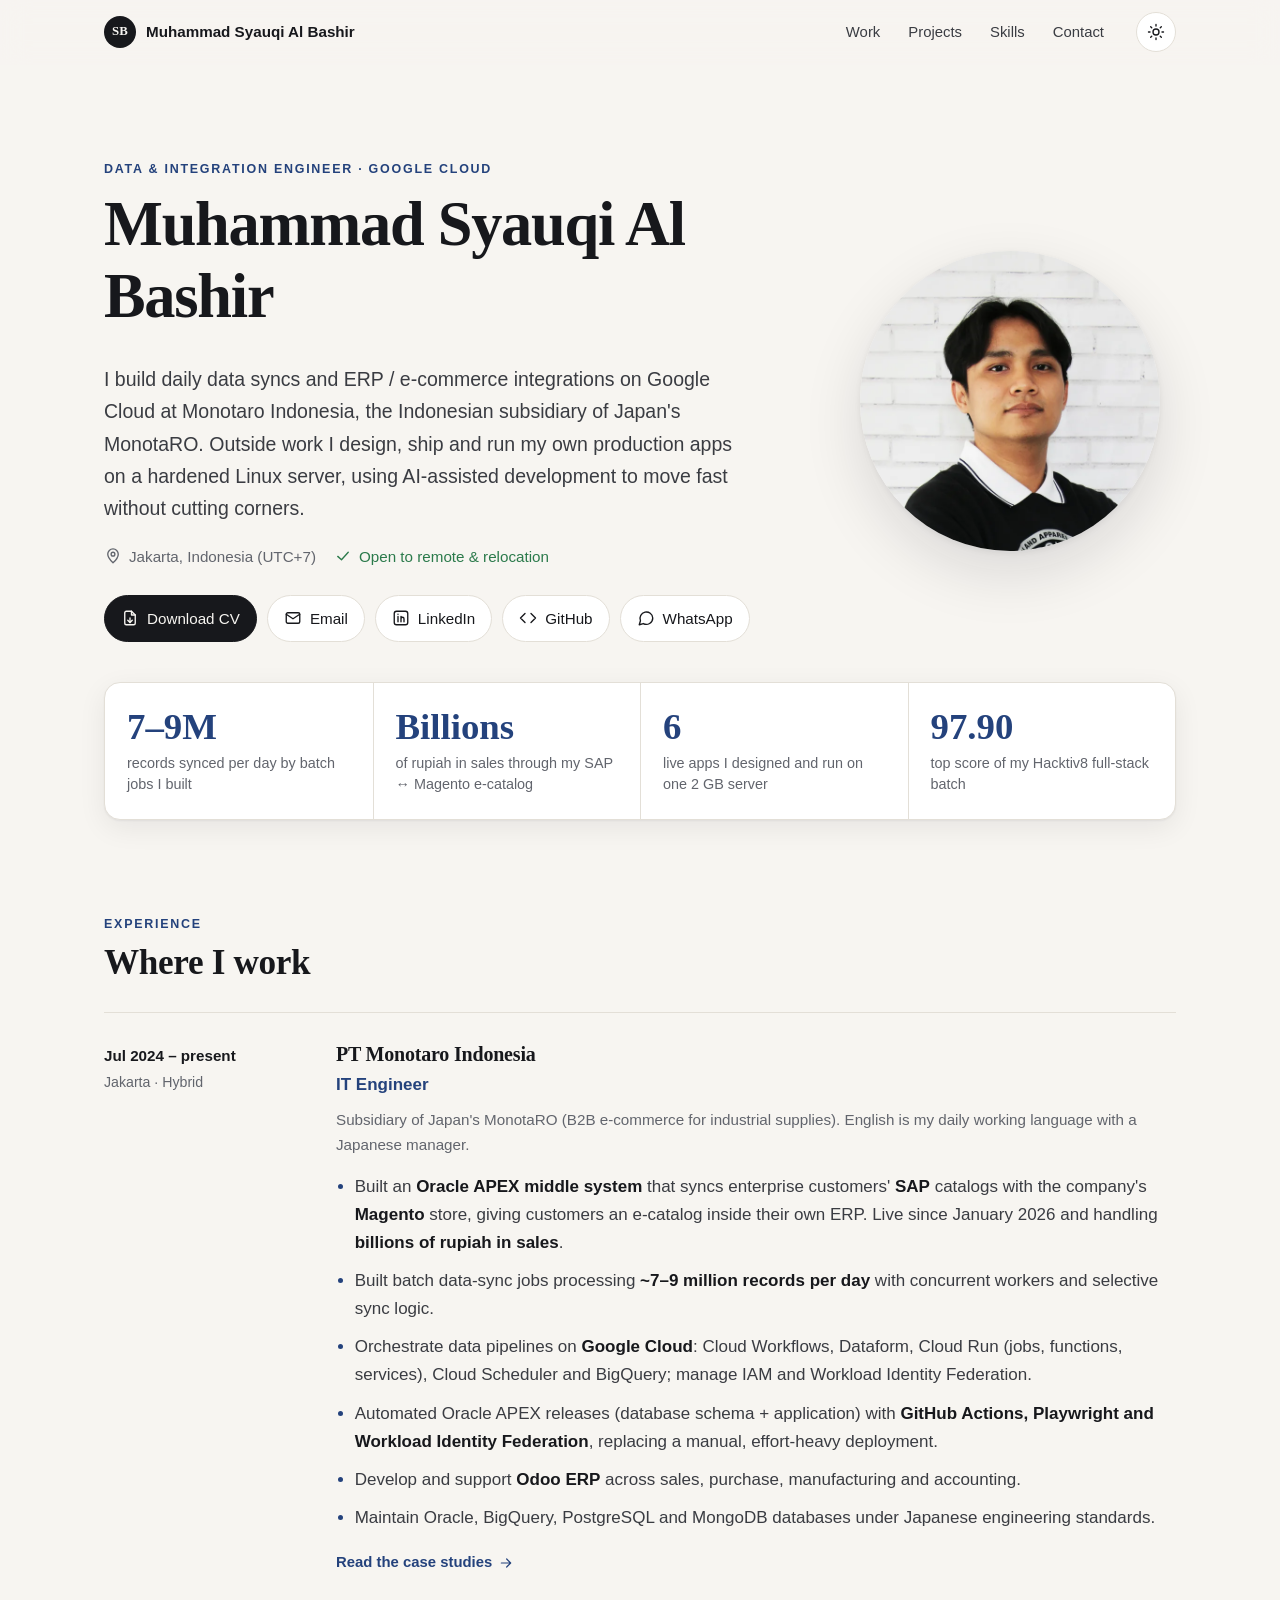
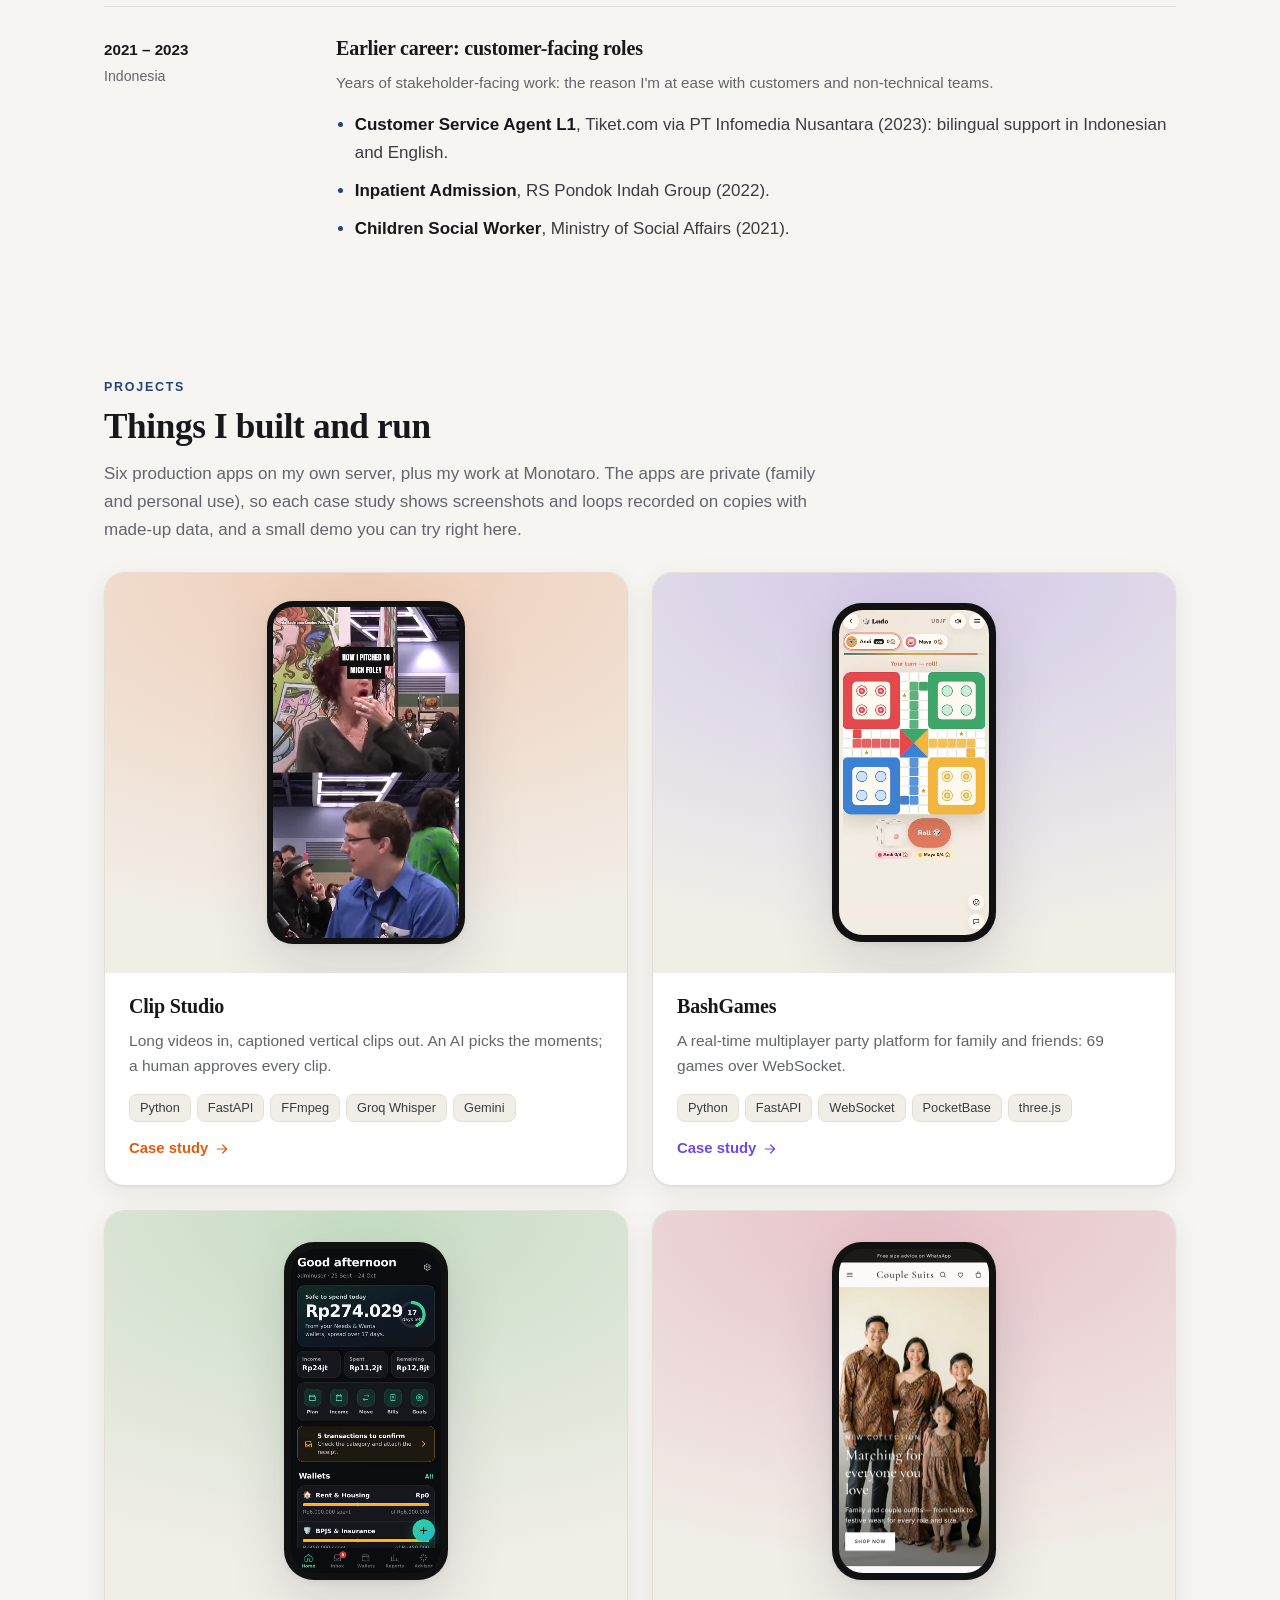
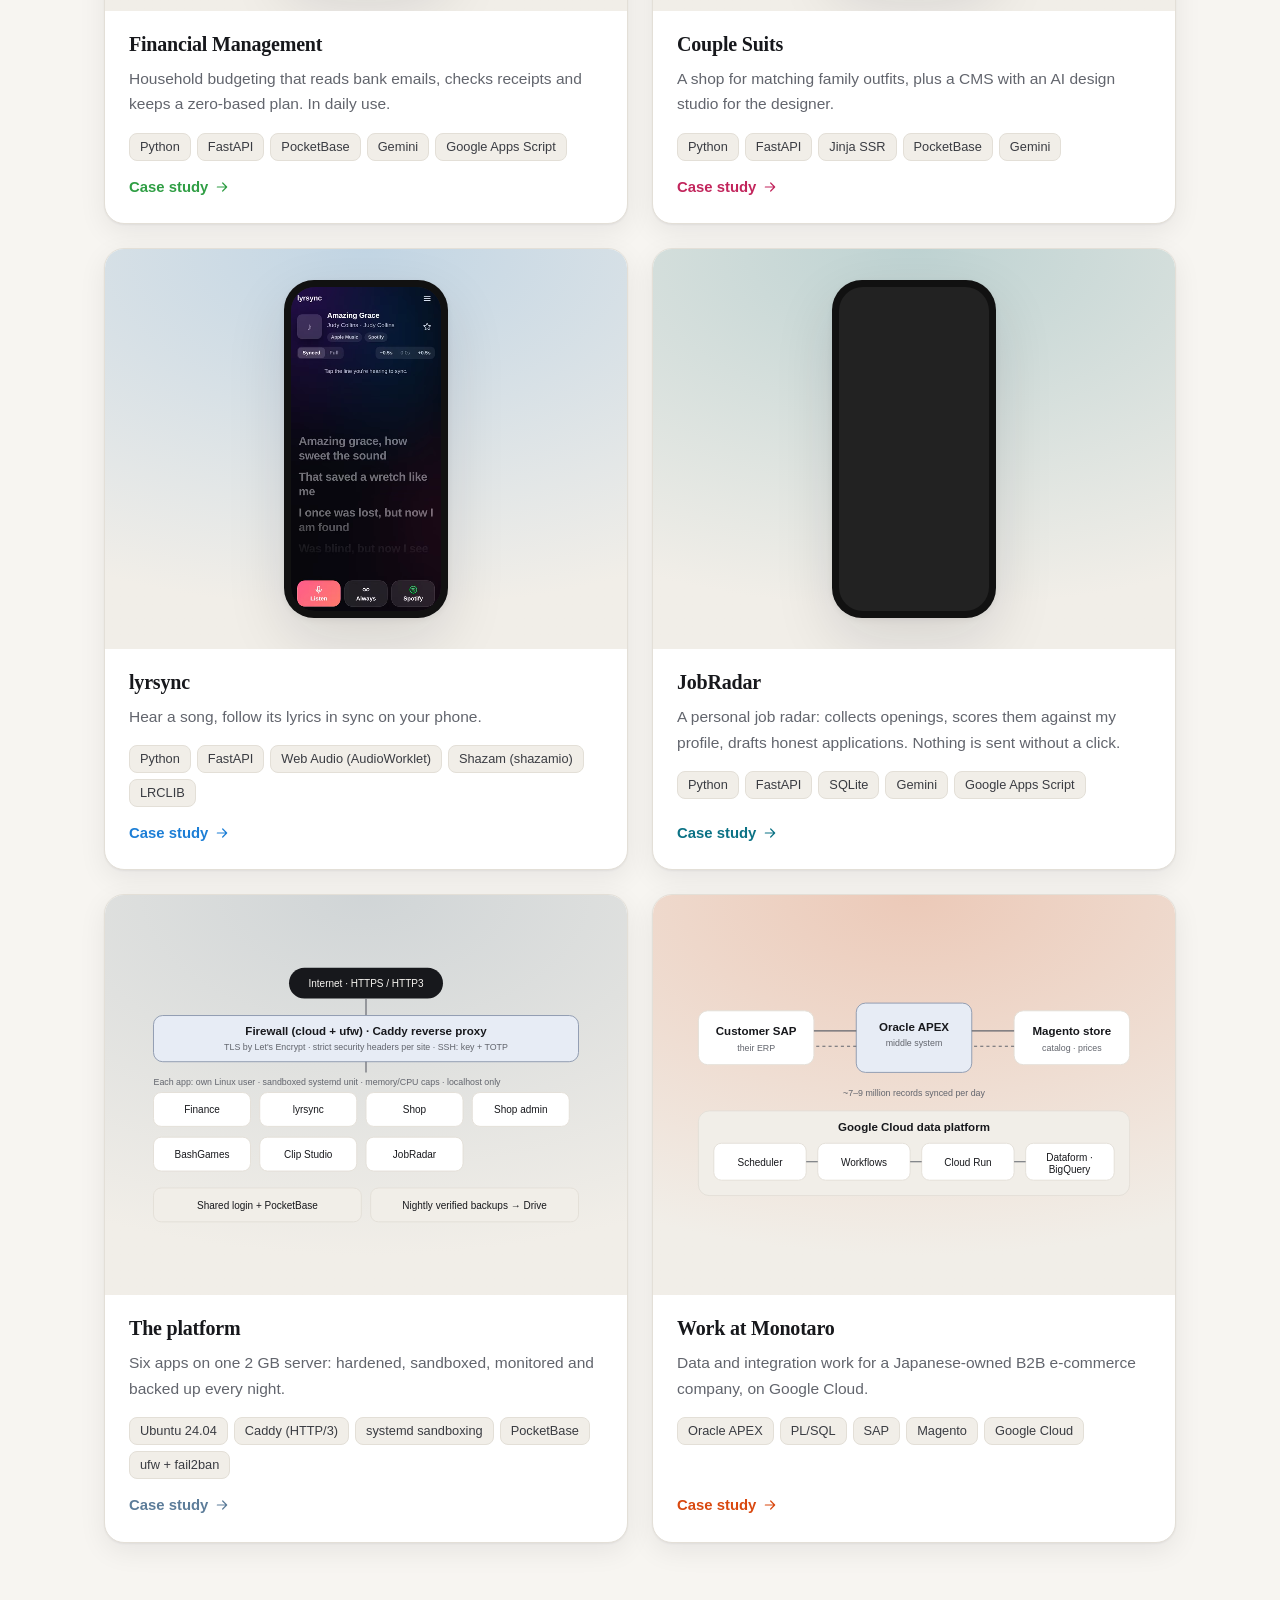
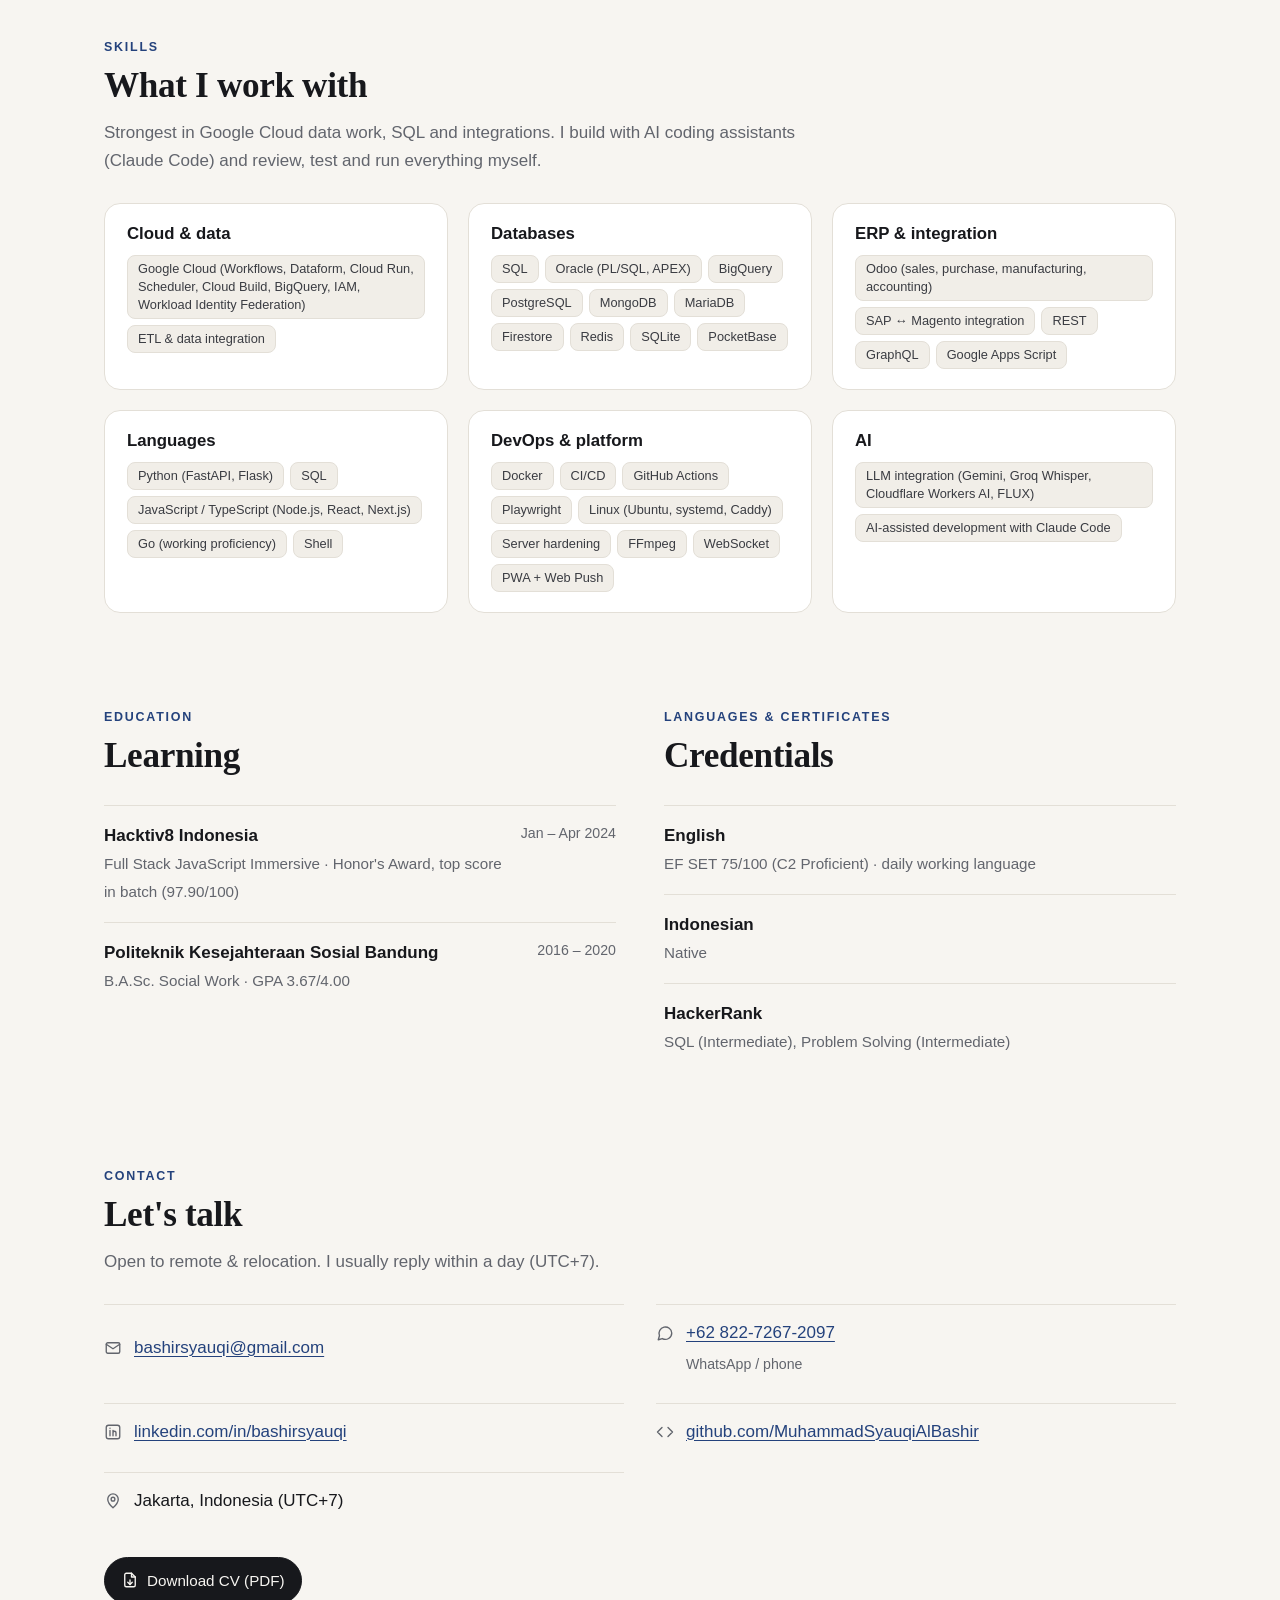
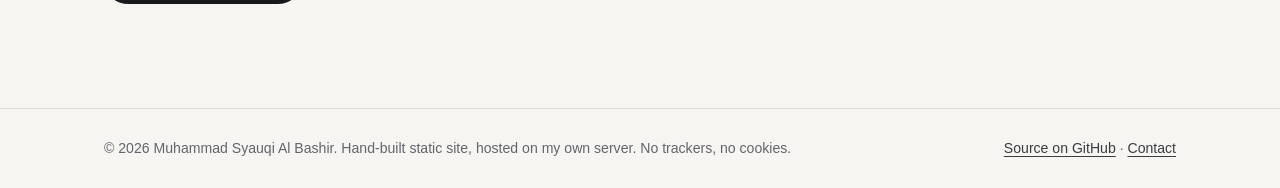
<file: site/index.html>
<!doctype html>
<html lang="en">
<head>
<meta charset="utf-8">
<meta name="viewport" content="width=device-width, initial-scale=1, viewport-fit=cover">
<title>Muhammad Syauqi Al Bashir · Data &amp; Integration Engineer · Google Cloud</title>
<meta name="description" content="I build daily data syncs and ERP / e-commerce integrations on Google Cloud at Monotaro Indonesia, the Indonesian subsidiary of Japan&#x27;s MonotaRO. Outside work I design, ship and run my own production apps on a hardened Linux server, using AI-assisted development to move fast without cutting corners.">
<meta name="author" content="Muhammad Syauqi Al Bashir">
<meta name="color-scheme" content="light dark">
<meta name="theme-color" content="#f7f5f1" media="(prefers-color-scheme: light)">
<meta name="theme-color" content="#0f1012" media="(prefers-color-scheme: dark)">
<link rel="canonical" href="https://syauqi.bashir.my.id/">
<meta property="og:type" content="website">
<meta property="og:title" content="Muhammad Syauqi Al Bashir · Data &amp; Integration Engineer · Google Cloud">
<meta property="og:description" content="I build daily data syncs and ERP / e-commerce integrations on Google Cloud at Monotaro Indonesia, the Indonesian subsidiary of Japan&#x27;s MonotaRO. Outside work I design, ship and run my own production apps on a hardened Linux server, using AI-assisted development to move fast without cutting corners.">
<meta property="og:url" content="https://syauqi.bashir.my.id/">
<meta property="og:image" content="https://syauqi.bashir.my.id/assets/og.png">
<meta name="twitter:card" content="summary_large_image">
<link rel="icon" href="assets/favicon.svg" type="image/svg+xml">
<link rel="apple-touch-icon" href="assets/apple-touch-icon.png">
<link rel="stylesheet" href="assets/css/site.css?v=b73a1a5b52">
<link rel="stylesheet" href="assets/css/accents.css?v=b73a1a5b52">
<script src="assets/js/theme.js?v=b73a1a5b52"></script>
<script type="module" src="assets/js/main.js?v=b73a1a5b52"></script>
</head>
<body>
<a class="skip" href="#main">Skip to content</a>
<header class="top">
  <div class="wrap bar">
    <a class="brand" href="index.html" aria-label="Home"><span class="mono sm" aria-hidden="true">SB</span><span>Muhammad Syauqi Al Bashir</span></a>
    <nav class="nav" aria-label="Main">
      <a href="index.html#work">Work</a><a href="index.html#projects">Projects</a><a href="index.html#skills">Skills</a><a href="index.html#contact">Contact</a>
    </nav>
    <button class="theme" type="button" aria-label="Switch light or dark theme"><svg class="i sun" viewBox="0 0 24 24" fill="none" stroke="currentColor" stroke-width="1.8" stroke-linecap="round" stroke-linejoin="round" aria-hidden="true"><circle cx="12" cy="12" r="4"/><path d="M12 2v2M12 20v2M4.9 4.9l1.4 1.4M17.7 17.7l1.4 1.4M2 12h2M20 12h2M4.9 19.1l1.4-1.4M17.7 6.3l1.4-1.4"/></svg><svg class="i moon" viewBox="0 0 24 24" fill="none" stroke="currentColor" stroke-width="1.8" stroke-linecap="round" stroke-linejoin="round" aria-hidden="true"><path d="M20 14.5A8 8 0 1 1 9.5 4a6.5 6.5 0 0 0 10.5 10.5z"/></svg></button>
  </div>
</header>
<main id="main">

<section class="hero wrap">
  <div class="hero-text">
    <p class="eyebrow">Data &amp; Integration Engineer · Google Cloud</p>
    <h1>Muhammad Syauqi Al Bashir</h1>
    <p class="lede">I build daily data syncs and ERP / e-commerce integrations on Google Cloud at Monotaro Indonesia, the Indonesian subsidiary of Japan&#x27;s MonotaRO. Outside work I design, ship and run my own production apps on a hardened Linux server, using AI-assisted development to move fast without cutting corners.</p>
    <ul class="meta"><li><svg class="i" viewBox="0 0 24 24" fill="none" stroke="currentColor" stroke-width="1.8" stroke-linecap="round" stroke-linejoin="round" aria-hidden="true"><path d="M12 21s-7-6.2-7-11.5a7 7 0 0 1 14 0C19 14.8 12 21 12 21z"/><circle cx="12" cy="9.5" r="2.5"/></svg>Jakarta, Indonesia (UTC+7)</li><li class="ok"><svg class="i" viewBox="0 0 24 24" fill="none" stroke="currentColor" stroke-width="1.8" stroke-linecap="round" stroke-linejoin="round" aria-hidden="true"><path d="M5 12.5 10 17 19 7"/></svg>Open to remote &amp; relocation</li></ul>
    <div class="cta">
  <a class="btn primary" href="assets/cv/Muhammad-Syauqi-Al-Bashir-CV-2026.pdf" download><svg class="i" viewBox="0 0 24 24" fill="none" stroke="currentColor" stroke-width="1.8" stroke-linecap="round" stroke-linejoin="round" aria-hidden="true"><path d="M14 3H7a2 2 0 0 0-2 2v14a2 2 0 0 0 2 2h10a2 2 0 0 0 2-2V8z"/><path d="M14 3v5h5"/><path d="M12 12v6"/><path d="m9 15 3 3 3-3"/></svg>Download CV</a>
  <a class="btn" href="mailto:bashirsyauqi@gmail.com"><svg class="i" viewBox="0 0 24 24" fill="none" stroke="currentColor" stroke-width="1.8" stroke-linecap="round" stroke-linejoin="round" aria-hidden="true"><rect x="3" y="5" width="18" height="14" rx="2"/><path d="m3 7 9 6 9-6"/></svg>Email</a>
  <a class="btn" href="https://www.linkedin.com/in/bashirsyauqi/" rel="noopener" target="_blank"><svg class="i" viewBox="0 0 24 24" fill="none" stroke="currentColor" stroke-width="1.8" stroke-linecap="round" stroke-linejoin="round" aria-hidden="true"><rect x="3" y="3" width="18" height="18" rx="3"/><path d="M8 10v7M8 7v.01M12 17v-4a2 2 0 0 1 4 0v4M12 10v7"/></svg>LinkedIn</a>
  <a class="btn" href="https://github.com/MuhammadSyauqiAlBashir" rel="noopener" target="_blank"><svg class="i" viewBox="0 0 24 24" fill="none" stroke="currentColor" stroke-width="1.8" stroke-linecap="round" stroke-linejoin="round" aria-hidden="true"><path d="m16 18 6-6-6-6M8 6l-6 6 6 6"/></svg>GitHub</a>
  <a class="btn" href="https://wa.me/6282272672097" rel="noopener" target="_blank"><svg class="i" viewBox="0 0 24 24" fill="none" stroke="currentColor" stroke-width="1.8" stroke-linecap="round" stroke-linejoin="round" aria-hidden="true"><path d="M21 12a8.5 8.5 0 0 1-12.6 7.4L3 21l1.6-5.4A8.5 8.5 0 1 1 21 12z"/></svg>WhatsApp</a>
</div>
  </div>
  <div class="hero-pic"><img class="photo" src="assets/img/photo.webp" alt="Photo of Muhammad Syauqi Al Bashir" width="320" height="320"></div>
</section>

<section class="wrap numbers" aria-label="Key numbers"><ul><li><b>7–9M</b><span>records synced per day by batch jobs I built</span></li><li><b>Billions</b><span>of rupiah in sales through my SAP ↔ Magento e-catalog</span></li><li><b>6</b><span>live apps I designed and run on one 2 GB server</span></li><li><b>97.90</b><span>top score of my Hacktiv8 full-stack batch</span></li></ul></section>

<section id="work" class="wrap sec">
  <div class="sec-h"><p class="eyebrow">Experience</p><h2>Where I work</h2></div>
  <article class="job reveal">
  <div class="when"><span>Jul 2024 – present</span><small>Jakarta · Hybrid</small></div>
  <div class="what"><h3>PT Monotaro Indonesia</h3><p class="role">IT Engineer</p><p class="note">Subsidiary of Japan&#x27;s MonotaRO (B2B e-commerce for industrial supplies). English is my daily working language with a Japanese manager.</p><ul class="pts"><li>Built an <b>Oracle APEX middle system</b> that syncs enterprise customers' <b>SAP</b> catalogs with the company's <b>Magento</b> store, giving customers an e-catalog inside their own ERP. Live since January 2026 and handling <b>billions of rupiah in sales</b>.</li><li>Built batch data-sync jobs processing <b>~7–9 million records per day</b> with concurrent workers and selective sync logic.</li><li>Orchestrate data pipelines on <b>Google Cloud</b>: Cloud Workflows, Dataform, Cloud Run (jobs, functions, services), Cloud Scheduler and BigQuery; manage IAM and Workload Identity Federation.</li><li>Automated Oracle APEX releases (database schema + application) with <b>GitHub Actions, Playwright and Workload Identity Federation</b>, replacing a manual, effort-heavy deployment.</li><li>Develop and support <b>Odoo ERP</b> across sales, purchase, manufacturing and accounting.</li><li>Maintain Oracle, BigQuery, PostgreSQL and MongoDB databases under Japanese engineering standards.</li></ul><a class="more" href="projects/monotaro.html">Read the case studies<svg class="i" viewBox="0 0 24 24" fill="none" stroke="currentColor" stroke-width="1.8" stroke-linecap="round" stroke-linejoin="round" aria-hidden="true"><path d="M5 12h14M13 6l6 6-6 6"/></svg></a></div>
</article><article class="job reveal">
  <div class="when"><span>2021 – 2023</span><small>Indonesia</small></div>
  <div class="what"><h3>Earlier career: customer-facing roles</h3><p class="note">Years of stakeholder-facing work: the reason I&#x27;m at ease with customers and non-technical teams.</p><ul class="pts"><li><b>Customer Service Agent L1</b>, Tiket.com via PT Infomedia Nusantara (2023): bilingual support in Indonesian and English.</li><li><b>Inpatient Admission</b>, RS Pondok Indah Group (2022).</li><li><b>Children Social Worker</b>, Ministry of Social Affairs (2021).</li></ul></div>
</article>
</section>

<section id="projects" class="wrap sec">
  <div class="sec-h"><p class="eyebrow">Projects</p><h2>Things I built and run</h2>
  <p class="sub">Six production apps on my own server, plus my work at Monotaro. The apps are private (family and personal use), so each case study shows screenshots and loops recorded on copies with made-up data, and a small demo you can try right here.</p></div>
  <div class="grid"><a class="card reveal" href="projects/clipstudio.html" data-p="clipstudio">
  <div class="shot"><div class="frame reel"><video class="m" poster="assets/media/clip-loop.webp?v=eb2fa060" muted loop playsinline disableremoteplayback disablepictureinpicture preload="none" data-autoplay aria-label="Clip Studio screenshot"><source src="assets/media/clip-loop.mp4?v=4e211261" type="video/mp4"><source src="assets/media/clip-loop.webm?v=73e88acf" type="video/webm"></video></div></div>
  <div class="body"><h3>Clip Studio</h3><p>Long videos in, captioned vertical clips out. An AI picks the moments; a human approves every clip.</p>
  <ul class="chips"><li class="chip">Python</li><li class="chip">FastAPI</li><li class="chip">FFmpeg</li><li class="chip">Groq Whisper</li><li class="chip">Gemini</li></ul>
  <span class="more">Case study<svg class="i" viewBox="0 0 24 24" fill="none" stroke="currentColor" stroke-width="1.8" stroke-linecap="round" stroke-linejoin="round" aria-hidden="true"><path d="M5 12h14M13 6l6 6-6 6"/></svg></span></div>
</a><a class="card reveal" href="projects/bashgames.html" data-p="bashgames">
  <div class="shot"><div class="frame phone"><video class="m" poster="assets/media/bg-ludo-loop.webp?v=73802300" muted loop playsinline disableremoteplayback disablepictureinpicture preload="none" data-autoplay aria-label="BashGames screenshot"><source src="assets/media/bg-ludo-loop.mp4?v=529fd235" type="video/mp4"><source src="assets/media/bg-ludo-loop.webm?v=b3b93f42" type="video/webm"></video></div></div>
  <div class="body"><h3>BashGames</h3><p>A real-time multiplayer party platform for family and friends: 69 games over WebSocket.</p>
  <ul class="chips"><li class="chip">Python</li><li class="chip">FastAPI</li><li class="chip">WebSocket</li><li class="chip">PocketBase</li><li class="chip">three.js</li></ul>
  <span class="more">Case study<svg class="i" viewBox="0 0 24 24" fill="none" stroke="currentColor" stroke-width="1.8" stroke-linecap="round" stroke-linejoin="round" aria-hidden="true"><path d="M5 12h14M13 6l6 6-6 6"/></svg></span></div>
</a><a class="card reveal" href="projects/finance.html" data-p="finance">
  <div class="shot"><div class="frame phone"><video class="m" poster="assets/media/fin-loop.webp?v=83fad576" muted loop playsinline disableremoteplayback disablepictureinpicture preload="none" data-autoplay aria-label="Financial Management screenshot"><source src="assets/media/fin-loop.mp4?v=f9c93646" type="video/mp4"><source src="assets/media/fin-loop.webm?v=70fb2475" type="video/webm"></video></div></div>
  <div class="body"><h3>Financial Management</h3><p>Household budgeting that reads bank emails, checks receipts and keeps a zero-based plan. In daily use.</p>
  <ul class="chips"><li class="chip">Python</li><li class="chip">FastAPI</li><li class="chip">PocketBase</li><li class="chip">Gemini</li><li class="chip">Google Apps Script</li></ul>
  <span class="more">Case study<svg class="i" viewBox="0 0 24 24" fill="none" stroke="currentColor" stroke-width="1.8" stroke-linecap="round" stroke-linejoin="round" aria-hidden="true"><path d="M5 12h14M13 6l6 6-6 6"/></svg></span></div>
</a><a class="card reveal" href="projects/couple-suits.html" data-p="couple-suits">
  <div class="shot"><div class="frame phone"><img class="m" src="assets/media/cs-home.webp?v=19d169cf" alt="Couple Suits screenshot" loading="lazy" decoding="async" width="600" height="1298"></div></div>
  <div class="body"><h3>Couple Suits</h3><p>A shop for matching family outfits, plus a CMS with an AI design studio for the designer.</p>
  <ul class="chips"><li class="chip">Python</li><li class="chip">FastAPI</li><li class="chip">Jinja SSR</li><li class="chip">PocketBase</li><li class="chip">Gemini</li></ul>
  <span class="more">Case study<svg class="i" viewBox="0 0 24 24" fill="none" stroke="currentColor" stroke-width="1.8" stroke-linecap="round" stroke-linejoin="round" aria-hidden="true"><path d="M5 12h14M13 6l6 6-6 6"/></svg></span></div>
</a><a class="card reveal" href="projects/lyrsync.html" data-p="lyrsync">
  <div class="shot"><div class="frame phone"><video class="m" poster="assets/media/lyr-loop.webp?v=2c502611" muted loop playsinline disableremoteplayback disablepictureinpicture preload="none" data-autoplay aria-label="lyrsync screenshot"><source src="assets/media/lyr-loop.mp4?v=ba2df818" type="video/mp4"><source src="assets/media/lyr-loop.webm?v=120bb8b0" type="video/webm"></video></div></div>
  <div class="body"><h3>lyrsync</h3><p>Hear a song, follow its lyrics in sync on your phone.</p>
  <ul class="chips"><li class="chip">Python</li><li class="chip">FastAPI</li><li class="chip">Web Audio (AudioWorklet)</li><li class="chip">Shazam (shazamio)</li><li class="chip">LRCLIB</li></ul>
  <span class="more">Case study<svg class="i" viewBox="0 0 24 24" fill="none" stroke="currentColor" stroke-width="1.8" stroke-linecap="round" stroke-linejoin="round" aria-hidden="true"><path d="M5 12h14M13 6l6 6-6 6"/></svg></span></div>
</a><a class="card reveal" href="projects/jobradar.html" data-p="jobradar">
  <div class="shot"><div class="frame phone"><img class="m" src="assets/media/jr-inbox.webp?v=7a5fb867" alt="JobRadar screenshot" loading="lazy" decoding="async" width="600" height="1298"></div></div>
  <div class="body"><h3>JobRadar</h3><p>A personal job radar: collects openings, scores them against my profile, drafts honest applications. Nothing is sent without a click.</p>
  <ul class="chips"><li class="chip">Python</li><li class="chip">FastAPI</li><li class="chip">SQLite</li><li class="chip">Gemini</li><li class="chip">Google Apps Script</li></ul>
  <span class="more">Case study<svg class="i" viewBox="0 0 24 24" fill="none" stroke="currentColor" stroke-width="1.8" stroke-linecap="round" stroke-linejoin="round" aria-hidden="true"><path d="M5 12h14M13 6l6 6-6 6"/></svg></span></div>
</a><a class="card reveal" href="projects/platform.html" data-p="platform">
  <div class="shot"><div class="frame svgf"><svg class="diagram" viewBox="0 0 600 360" role="img" aria-label="Server architecture diagram">
  <rect x="200" y="14" width="200" height="40" rx="20" class="d-pill"/><text x="300" y="39" class="d-t" text-anchor="middle">Internet · HTTPS / HTTP3</text>
  <path d="M300 54v22" class="d-line"/>
  <rect x="24" y="76" width="552" height="60" rx="12" class="d-acc"/>
  <text x="300" y="101" class="d-h" text-anchor="middle">Firewall (cloud + ufw) · Caddy reverse proxy</text>
  <text x="300" y="121" class="d-s" text-anchor="middle">TLS by Let's Encrypt · strict security headers per site · SSH: key + TOTP</text>
  <path d="M300 136v14" class="d-line"/>
  <text x="24" y="166" class="d-s">Each app: own Linux user · sandboxed systemd unit · memory/CPU caps · localhost only</text>
  <rect x="24" y="176" width="126" height="44" rx="10" class="d-box"/><text x="87" y="203" class="d-t" text-anchor="middle">Finance</text><rect x="162" y="176" width="126" height="44" rx="10" class="d-box"/><text x="225" y="203" class="d-t" text-anchor="middle">lyrsync</text><rect x="300" y="176" width="126" height="44" rx="10" class="d-box"/><text x="363" y="203" class="d-t" text-anchor="middle">Shop</text><rect x="438" y="176" width="126" height="44" rx="10" class="d-box"/><text x="501" y="203" class="d-t" text-anchor="middle">Shop admin</text><rect x="24" y="234" width="126" height="44" rx="10" class="d-box"/><text x="87" y="261" class="d-t" text-anchor="middle">BashGames</text><rect x="162" y="234" width="126" height="44" rx="10" class="d-box"/><text x="225" y="261" class="d-t" text-anchor="middle">Clip Studio</text><rect x="300" y="234" width="126" height="44" rx="10" class="d-box"/><text x="363" y="261" class="d-t" text-anchor="middle">JobRadar</text>
  <rect x="24" y="300" width="270" height="44" rx="10" class="d-box2"/><text x="159" y="327" class="d-t" text-anchor="middle">Shared login + PocketBase</text>
  <rect x="306" y="300" width="270" height="44" rx="10" class="d-box2"/><text x="441" y="327" class="d-t" text-anchor="middle">Nightly verified backups → Drive</text>
</svg></div></div>
  <div class="body"><h3>The platform</h3><p>Six apps on one 2 GB server: hardened, sandboxed, monitored and backed up every night.</p>
  <ul class="chips"><li class="chip">Ubuntu 24.04</li><li class="chip">Caddy (HTTP/3)</li><li class="chip">systemd sandboxing</li><li class="chip">PocketBase</li><li class="chip">ufw + fail2ban</li></ul>
  <span class="more">Case study<svg class="i" viewBox="0 0 24 24" fill="none" stroke="currentColor" stroke-width="1.8" stroke-linecap="round" stroke-linejoin="round" aria-hidden="true"><path d="M5 12h14M13 6l6 6-6 6"/></svg></span></div>
</a><a class="card reveal" href="projects/monotaro.html" data-p="monotaro">
  <div class="shot"><div class="frame svgf"><svg class="diagram" viewBox="0 0 600 300" role="img" aria-label="SAP to Magento integration diagram">
  <rect x="20" y="40" width="150" height="70" rx="12" class="d-box"/><text x="95" y="72" class="d-h" text-anchor="middle">Customer SAP</text><text x="95" y="92" class="d-s" text-anchor="middle">their ERP</text>
  <rect x="225" y="30" width="150" height="90" rx="12" class="d-acc"/><text x="300" y="66" class="d-h" text-anchor="middle">Oracle APEX</text><text x="300" y="86" class="d-s" text-anchor="middle">middle system</text>
  <rect x="430" y="40" width="150" height="70" rx="12" class="d-box"/><text x="505" y="72" class="d-h" text-anchor="middle">Magento store</text><text x="505" y="92" class="d-s" text-anchor="middle">catalog · prices</text>
  <path d="M170 66h55M375 66h55" class="d-line"/><path d="M225 86h-55M430 86h-55" class="d-line dash"/>
  <rect x="20" y="170" width="560" height="110" rx="14" class="d-box2"/>
  <text x="300" y="196" class="d-h" text-anchor="middle">Google Cloud data platform</text>
  <rect x="40" y="212" width="120" height="48" rx="10" class="d-box"/><text x="100" y="241" class="d-t" text-anchor="middle">Scheduler</text>
  <rect x="175" y="212" width="120" height="48" rx="10" class="d-box"/><text x="235" y="241" class="d-t" text-anchor="middle">Workflows</text>
  <rect x="310" y="212" width="120" height="48" rx="10" class="d-box"/><text x="370" y="241" class="d-t" text-anchor="middle">Cloud Run</text>
  <rect x="445" y="212" width="115" height="48" rx="10" class="d-box"/><text x="502" y="235" class="d-t" text-anchor="middle">Dataform ·</text><text x="502" y="251" class="d-t" text-anchor="middle">BigQuery</text>
  <path d="M160 236h15M295 236h15M430 236h15" class="d-line"/>
  <text x="300" y="150" class="d-s" text-anchor="middle">~7–9 million records synced per day</text>
</svg></div></div>
  <div class="body"><h3>Work at Monotaro</h3><p>Data and integration work for a Japanese-owned B2B e-commerce company, on Google Cloud.</p>
  <ul class="chips"><li class="chip">Oracle APEX</li><li class="chip">PL/SQL</li><li class="chip">SAP</li><li class="chip">Magento</li><li class="chip">Google Cloud</li></ul>
  <span class="more">Case study<svg class="i" viewBox="0 0 24 24" fill="none" stroke="currentColor" stroke-width="1.8" stroke-linecap="round" stroke-linejoin="round" aria-hidden="true"><path d="M5 12h14M13 6l6 6-6 6"/></svg></span></div>
</a></div>
</section>

<section id="skills" class="wrap sec">
  <div class="sec-h"><p class="eyebrow">Skills</p><h2>What I work with</h2>
  <p class="sub">Strongest in Google Cloud data work, SQL and integrations. I build with AI coding assistants (Claude Code) and review, test and run everything myself.</p></div>
  <div class="skills"><div class="sk reveal"><h3>Cloud &amp; data</h3><ul class="chips"><li class="chip">Google Cloud (Workflows, Dataform, Cloud Run, Scheduler, Cloud Build, BigQuery, IAM, Workload Identity Federation)</li><li class="chip">ETL &amp; data integration</li></ul></div><div class="sk reveal"><h3>Databases</h3><ul class="chips"><li class="chip">SQL</li><li class="chip">Oracle (PL/SQL, APEX)</li><li class="chip">BigQuery</li><li class="chip">PostgreSQL</li><li class="chip">MongoDB</li><li class="chip">MariaDB</li><li class="chip">Firestore</li><li class="chip">Redis</li><li class="chip">SQLite</li><li class="chip">PocketBase</li></ul></div><div class="sk reveal"><h3>ERP &amp; integration</h3><ul class="chips"><li class="chip">Odoo (sales, purchase, manufacturing, accounting)</li><li class="chip">SAP ↔ Magento integration</li><li class="chip">REST</li><li class="chip">GraphQL</li><li class="chip">Google Apps Script</li></ul></div><div class="sk reveal"><h3>Languages</h3><ul class="chips"><li class="chip">Python (FastAPI, Flask)</li><li class="chip">SQL</li><li class="chip">JavaScript / TypeScript (Node.js, React, Next.js)</li><li class="chip">Go (working proficiency)</li><li class="chip">Shell</li></ul></div><div class="sk reveal"><h3>DevOps &amp; platform</h3><ul class="chips"><li class="chip">Docker</li><li class="chip">CI/CD</li><li class="chip">GitHub Actions</li><li class="chip">Playwright</li><li class="chip">Linux (Ubuntu, systemd, Caddy)</li><li class="chip">Server hardening</li><li class="chip">FFmpeg</li><li class="chip">WebSocket</li><li class="chip">PWA + Web Push</li></ul></div><div class="sk reveal"><h3>AI</h3><ul class="chips"><li class="chip">LLM integration (Gemini, Groq Whisper, Cloudflare Workers AI, FLUX)</li><li class="chip">AI-assisted development with Claude Code</li></ul></div></div>
</section>

<section class="wrap sec two">
  <div class="reveal"><div class="sec-h"><p class="eyebrow">Education</p><h2>Learning</h2></div><ul class="list"><li><div><b>Hacktiv8 Indonesia</b><span>Full Stack JavaScript Immersive · Honor&#x27;s Award, top score in batch (97.90/100)</span></div><small>Jan – Apr 2024</small></li><li><div><b>Politeknik Kesejahteraan Sosial Bandung</b><span>B.A.Sc. Social Work · GPA 3.67/4.00</span></div><small>2016 – 2020</small></li></ul></div>
  <div class="reveal"><div class="sec-h"><p class="eyebrow">Languages & certificates</p><h2>Credentials</h2></div><ul class="list"><li><div><b>English</b><span>EF SET 75/100 (C2 Proficient) · daily working language</span></div></li><li><div><b>Indonesian</b><span>Native</span></div></li><li><div><b>HackerRank</b><span>SQL (Intermediate), Problem Solving (Intermediate)</span></div></li></ul></div>
</section>

<section id="contact" class="wrap sec contact reveal">
  <div class="sec-h"><p class="eyebrow">Contact</p><h2>Let's talk</h2>
  <p class="sub">Open to remote &amp; relocation. I usually reply within a day (UTC+7).</p></div>
  <ul class="contact-list">
    <li><svg class="i" viewBox="0 0 24 24" fill="none" stroke="currentColor" stroke-width="1.8" stroke-linecap="round" stroke-linejoin="round" aria-hidden="true"><rect x="3" y="5" width="18" height="14" rx="2"/><path d="m3 7 9 6 9-6"/></svg><a href="mailto:bashirsyauqi@gmail.com">bashirsyauqi@gmail.com</a></li>
    <li><svg class="i" viewBox="0 0 24 24" fill="none" stroke="currentColor" stroke-width="1.8" stroke-linecap="round" stroke-linejoin="round" aria-hidden="true"><path d="M21 12a8.5 8.5 0 0 1-12.6 7.4L3 21l1.6-5.4A8.5 8.5 0 1 1 21 12z"/></svg><a href="https://wa.me/6282272672097" rel="noopener" target="_blank">+62 822-7267-2097</a><small>WhatsApp / phone</small></li>
    <li><svg class="i" viewBox="0 0 24 24" fill="none" stroke="currentColor" stroke-width="1.8" stroke-linecap="round" stroke-linejoin="round" aria-hidden="true"><rect x="3" y="3" width="18" height="18" rx="3"/><path d="M8 10v7M8 7v.01M12 17v-4a2 2 0 0 1 4 0v4M12 10v7"/></svg><a href="https://www.linkedin.com/in/bashirsyauqi/" rel="noopener" target="_blank">linkedin.com/in/bashirsyauqi</a></li>
    <li><svg class="i" viewBox="0 0 24 24" fill="none" stroke="currentColor" stroke-width="1.8" stroke-linecap="round" stroke-linejoin="round" aria-hidden="true"><path d="m16 18 6-6-6-6M8 6l-6 6 6 6"/></svg><a href="https://github.com/MuhammadSyauqiAlBashir" rel="noopener" target="_blank">github.com/MuhammadSyauqiAlBashir</a></li>
    <li><svg class="i" viewBox="0 0 24 24" fill="none" stroke="currentColor" stroke-width="1.8" stroke-linecap="round" stroke-linejoin="round" aria-hidden="true"><path d="M12 21s-7-6.2-7-11.5a7 7 0 0 1 14 0C19 14.8 12 21 12 21z"/><circle cx="12" cy="9.5" r="2.5"/></svg><span>Jakarta, Indonesia (UTC+7)</span></li>
  </ul>
  <a class="btn primary" href="assets/cv/Muhammad-Syauqi-Al-Bashir-CV-2026.pdf" download><svg class="i" viewBox="0 0 24 24" fill="none" stroke="currentColor" stroke-width="1.8" stroke-linecap="round" stroke-linejoin="round" aria-hidden="true"><path d="M14 3H7a2 2 0 0 0-2 2v14a2 2 0 0 0 2 2h10a2 2 0 0 0 2-2V8z"/><path d="M14 3v5h5"/><path d="M12 12v6"/><path d="m9 15 3 3 3-3"/></svg>Download CV (PDF)</a>
</section>

</main>
<footer class="foot">
  <div class="wrap">
    <p>© 2026 Muhammad Syauqi Al Bashir. Hand-built static site, hosted on my own server. No trackers, no cookies.</p>
    <p><a href="https://github.com/MuhammadSyauqiAlBashir/portfolio" rel="noopener" target="_blank">Source on GitHub</a> · <a href="index.html#contact">Contact</a></p>
  </div>
</footer>
</body>
</html>
</file>
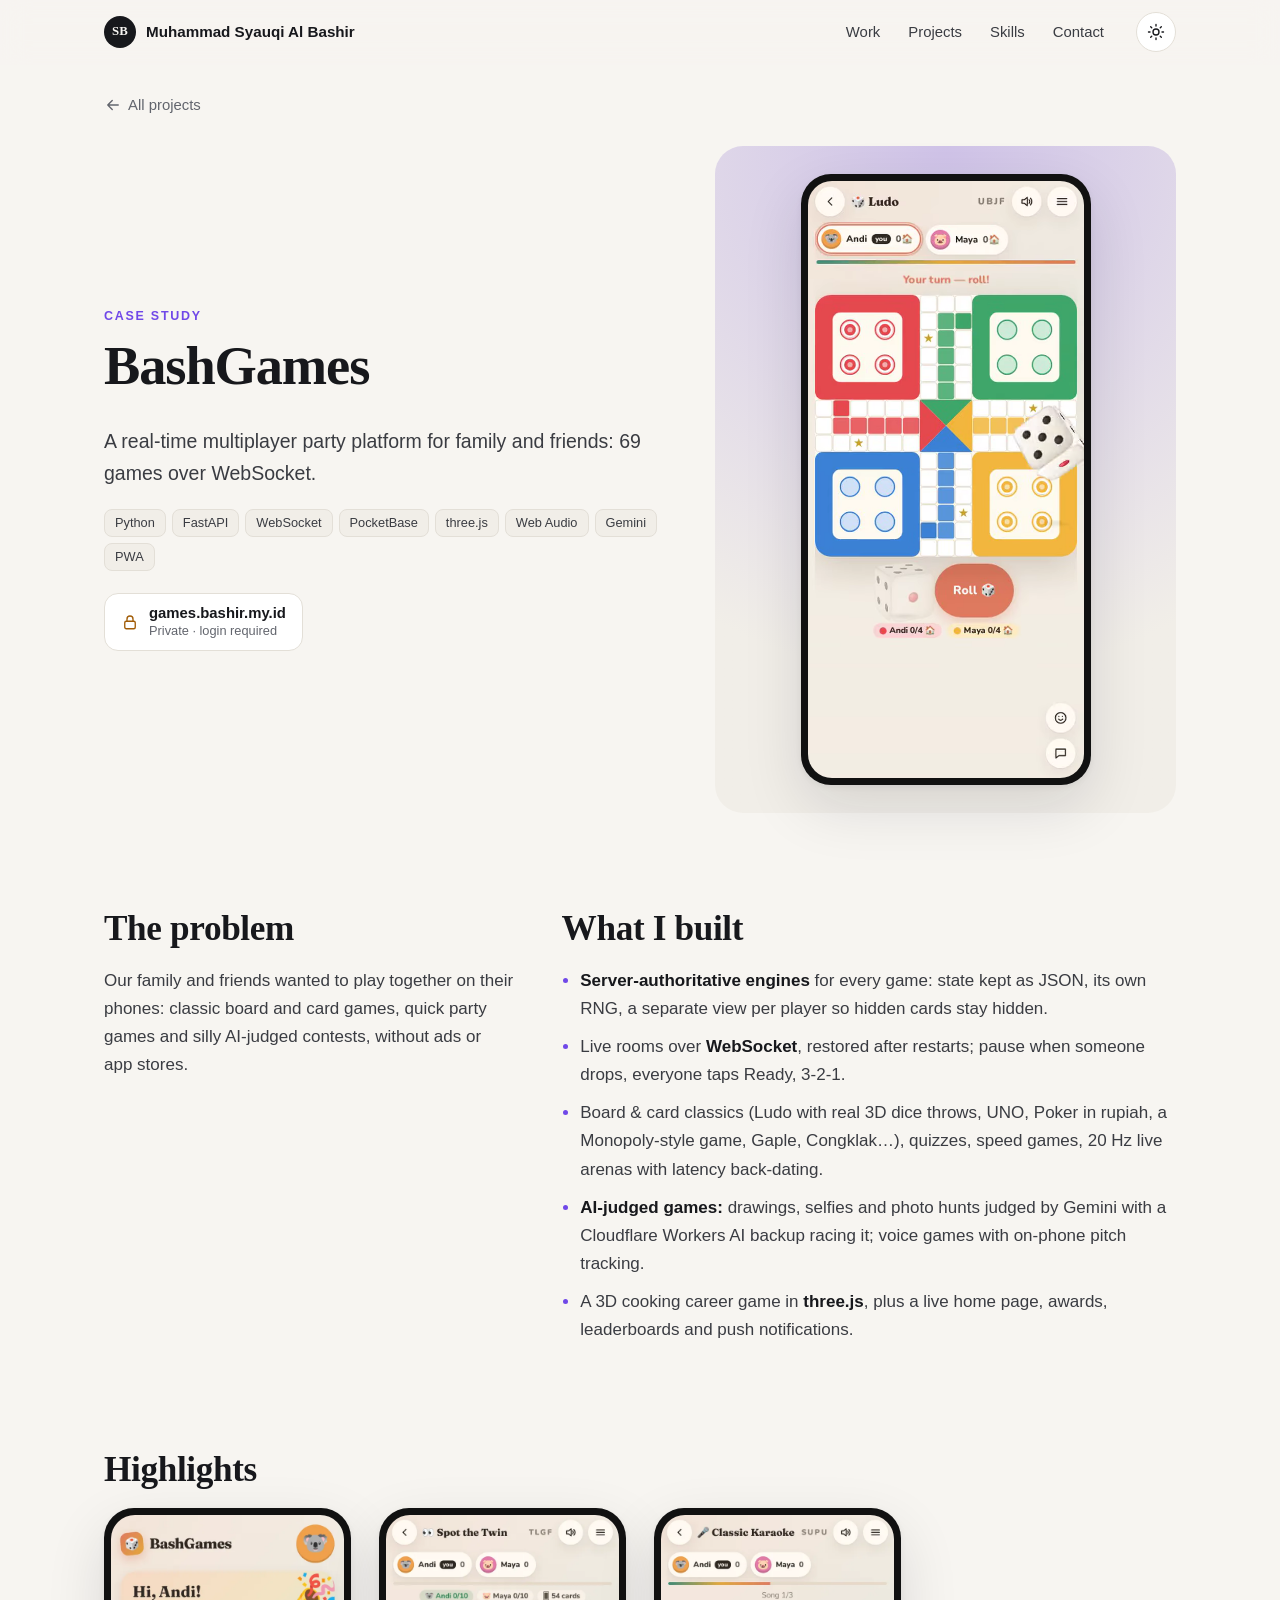
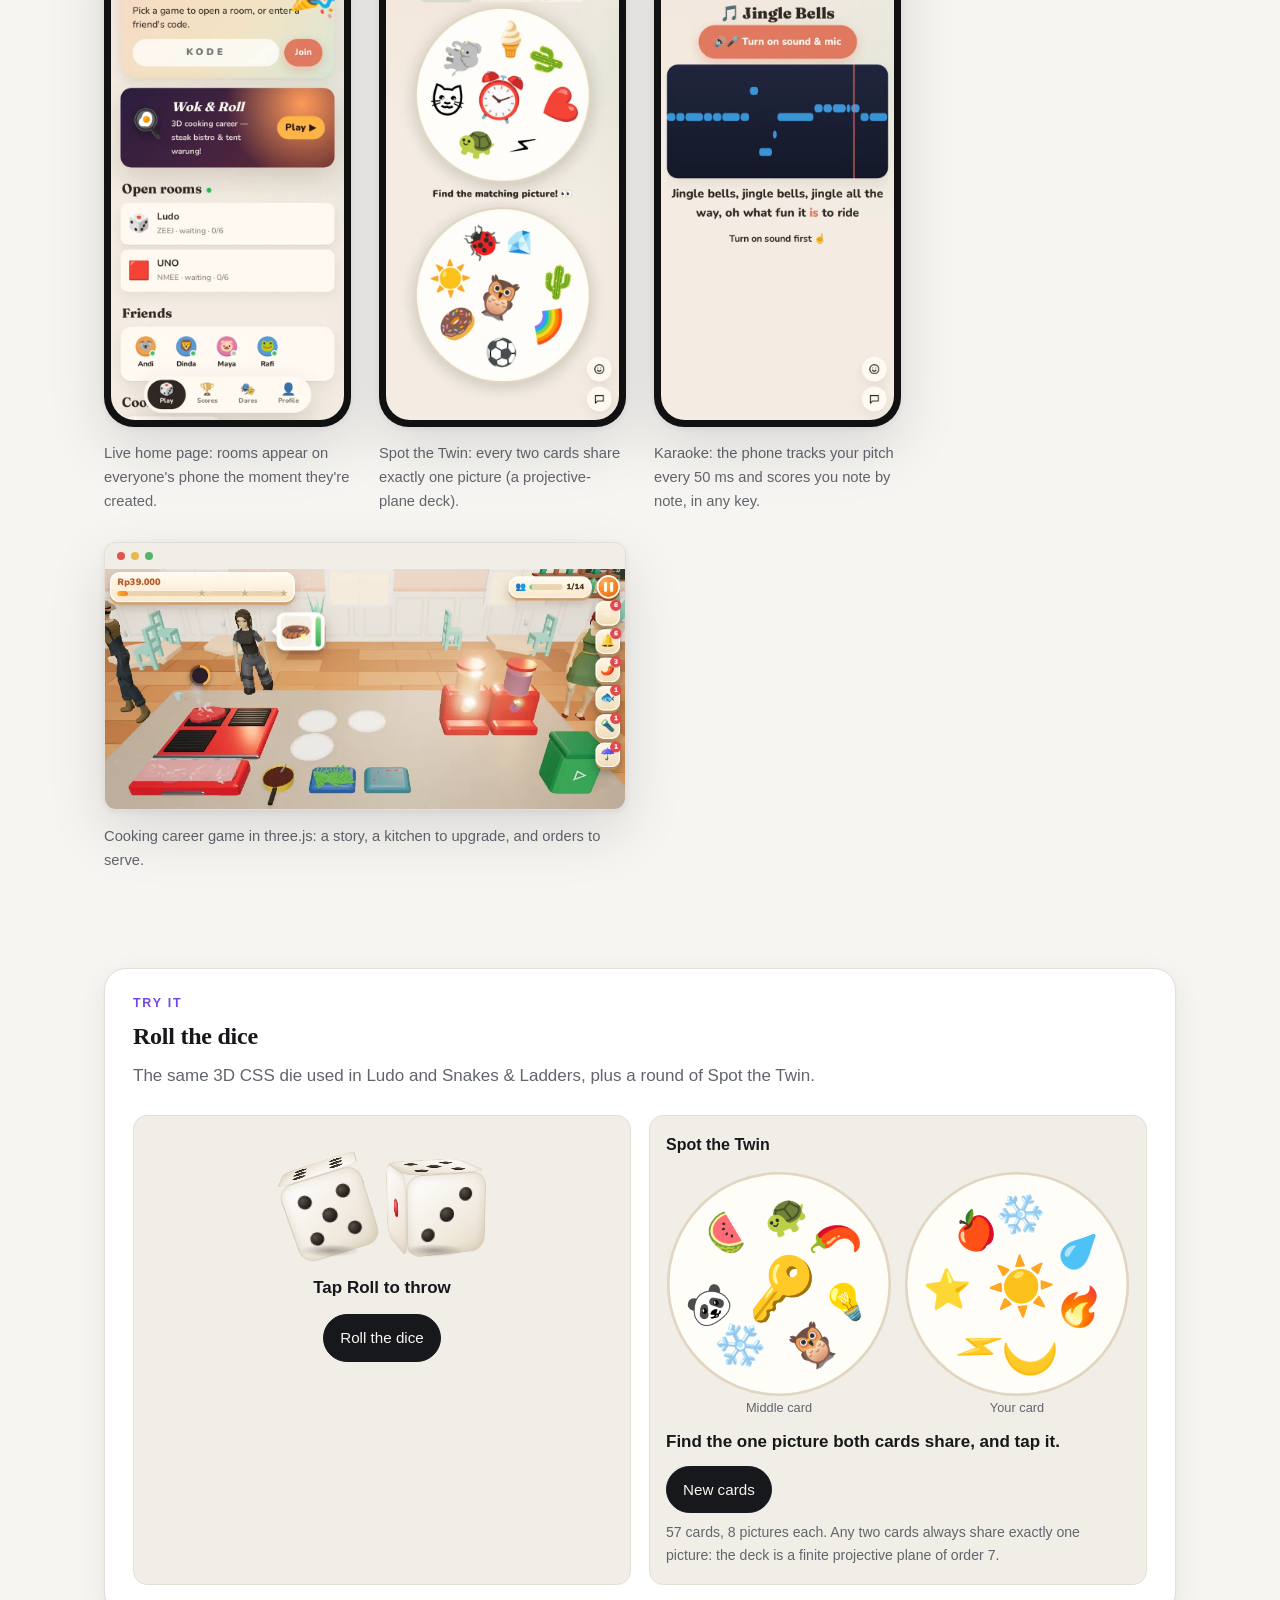
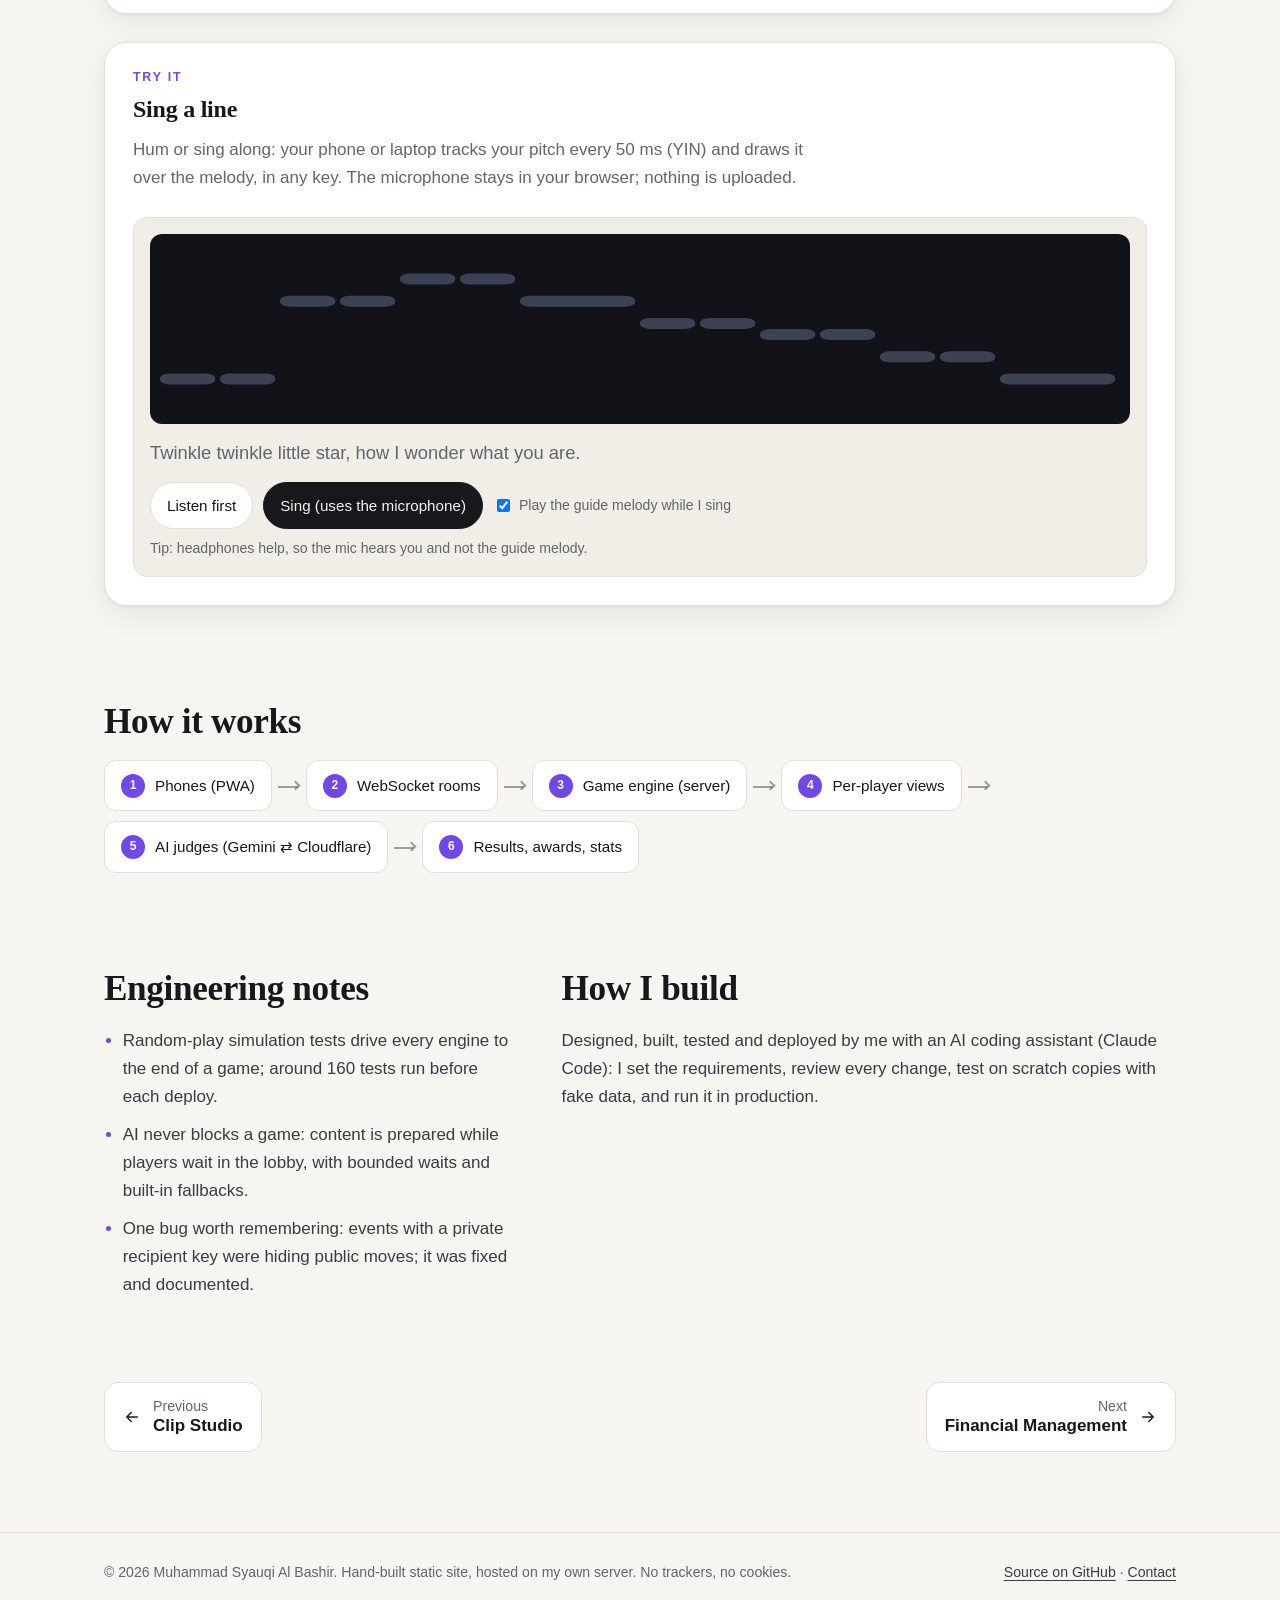
<file: site/projects/bashgames.html>
<!doctype html>
<html lang="en">
<head>
<meta charset="utf-8">
<meta name="viewport" content="width=device-width, initial-scale=1, viewport-fit=cover">
<title>BashGames · Muhammad Syauqi Al Bashir</title>
<meta name="description" content="A real-time multiplayer party platform for family and friends: 69 games over WebSocket.">
<meta name="author" content="Muhammad Syauqi Al Bashir">
<meta name="color-scheme" content="light dark">
<meta name="theme-color" content="#f7f5f1" media="(prefers-color-scheme: light)">
<meta name="theme-color" content="#0f1012" media="(prefers-color-scheme: dark)">
<link rel="canonical" href="https://syauqi.bashir.my.id/projects/bashgames.html">
<meta property="og:type" content="website">
<meta property="og:title" content="BashGames · Muhammad Syauqi Al Bashir">
<meta property="og:description" content="A real-time multiplayer party platform for family and friends: 69 games over WebSocket.">
<meta property="og:url" content="https://syauqi.bashir.my.id/projects/bashgames.html">
<meta property="og:image" content="https://syauqi.bashir.my.id/assets/og.png">
<meta name="twitter:card" content="summary_large_image">
<link rel="icon" href="../assets/favicon.svg" type="image/svg+xml">
<link rel="apple-touch-icon" href="../assets/apple-touch-icon.png">
<link rel="stylesheet" href="../assets/css/site.css?v=b73a1a5b52">
<link rel="stylesheet" href="../assets/css/accents.css?v=b73a1a5b52">
<script src="../assets/js/theme.js?v=b73a1a5b52"></script>
<script type="module" src="../assets/js/main.js?v=b73a1a5b52"></script>
</head>
<body data-p="bashgames">
<a class="skip" href="#main">Skip to content</a>
<header class="top">
  <div class="wrap bar">
    <a class="brand" href="../index.html" aria-label="Home"><span class="mono sm" aria-hidden="true">SB</span><span>Muhammad Syauqi Al Bashir</span></a>
    <nav class="nav" aria-label="Main">
      <a href="../index.html#work">Work</a><a href="../index.html#projects">Projects</a><a href="../index.html#skills">Skills</a><a href="../index.html#contact">Contact</a>
    </nav>
    <button class="theme" type="button" aria-label="Switch light or dark theme"><svg class="i sun" viewBox="0 0 24 24" fill="none" stroke="currentColor" stroke-width="1.8" stroke-linecap="round" stroke-linejoin="round" aria-hidden="true"><circle cx="12" cy="12" r="4"/><path d="M12 2v2M12 20v2M4.9 4.9l1.4 1.4M17.7 17.7l1.4 1.4M2 12h2M20 12h2M4.9 19.1l1.4-1.4M17.7 6.3l1.4-1.4"/></svg><svg class="i moon" viewBox="0 0 24 24" fill="none" stroke="currentColor" stroke-width="1.8" stroke-linecap="round" stroke-linejoin="round" aria-hidden="true"><path d="M20 14.5A8 8 0 1 1 9.5 4a6.5 6.5 0 0 0 10.5 10.5z"/></svg></button>
  </div>
</header>
<main id="main">

<section class="p-hero wrap">
  <a class="back" href="../index.html#projects"><svg class="i" viewBox="0 0 24 24" fill="none" stroke="currentColor" stroke-width="1.8" stroke-linecap="round" stroke-linejoin="round" aria-hidden="true"><path d="M19 12H5M11 6l-6 6 6 6"/></svg>All projects</a>
  <div class="p-top">
    <div>
      <p class="eyebrow">Case study</p>
      <h1>BashGames</h1>
      <p class="lede">A real-time multiplayer party platform for family and friends: 69 games over WebSocket.</p>
      <ul class="chips"><li class="chip">Python</li><li class="chip">FastAPI</li><li class="chip">WebSocket</li><li class="chip">PocketBase</li><li class="chip">three.js</li><li class="chip">Web Audio</li><li class="chip">Gemini</li><li class="chip">PWA</li></ul>
      <div class="lives"><a class="live private" href="https://games.bashir.my.id" rel="noopener" target="_blank"><svg class="i" viewBox="0 0 24 24" fill="none" stroke="currentColor" stroke-width="1.8" stroke-linecap="round" stroke-linejoin="round" aria-hidden="true"><rect x="5" y="11" width="14" height="10" rx="2"/><path d="M8 11V8a4 4 0 0 1 8 0v3"/></svg><span><b>games.bashir.my.id</b><small>Private · login required</small></span></a></div>
    </div>
    <div class="p-cover"><div class="frame phone"><video class="m" poster="../assets/media/bg-ludo-loop.webp?v=73802300" muted loop playsinline disableremoteplayback disablepictureinpicture preload="none" data-autoplay aria-label="BashGames screenshot"><source src="../assets/media/bg-ludo-loop.mp4?v=529fd235" type="video/mp4"><source src="../assets/media/bg-ludo-loop.webm?v=b3b93f42" type="video/webm"></video></div></div>
  </div>
</section>

<section class="wrap sec p-grid">
  <div class="reveal"><h2>The problem</h2><p>Our family and friends wanted to play together on their phones: classic board and card games, quick party games and silly AI-judged contests, without ads or app stores.</p></div>
  <div class="reveal"><h2>What I built</h2><ul class="pts"><li><b>Server-authoritative engines</b> for every game: state kept as JSON, its own RNG, a separate view per player so hidden cards stay hidden.</li><li>Live rooms over <b>WebSocket</b>, restored after restarts; pause when someone drops, everyone taps Ready, 3-2-1.</li><li>Board & card classics (Ludo with real 3D dice throws, UNO, Poker in rupiah, a Monopoly-style game, Gaple, Congklak…), quizzes, speed games, 20 Hz live arenas with latency back-dating.</li><li><b>AI-judged games:</b> drawings, selfies and photo hunts judged by Gemini with a Cloudflare Workers AI backup racing it; voice games with on-phone pitch tracking.</li><li>A 3D cooking career game in <b>three.js</b>, plus a live home page, awards, leaderboards and push notifications.</li></ul></div>
</section>

<section class="wrap sec"><h2 class="reveal">Highlights</h2><div class="hls"><figure class="hl reveal"><div class="frame phone"><img class="m" src="../assets/media/bg-lobby.webp?v=0940f7ac" alt="Live home page: rooms appear on everyone&#x27;s phone the moment they&#x27;re created." loading="lazy" decoding="async" width="600" height="1298"></div><figcaption>Live home page: rooms appear on everyone&#x27;s phone the moment they&#x27;re created.</figcaption></figure><figure class="hl reveal"><div class="frame phone"><img class="m" src="../assets/media/bg-kembar.webp?v=e6e1943d" alt="Spot the Twin: every two cards share exactly one picture (a projective-plane deck)." loading="lazy" decoding="async" width="600" height="1298"></div><figcaption>Spot the Twin: every two cards share exactly one picture (a projective-plane deck).</figcaption></figure><figure class="hl reveal"><div class="frame phone"><img class="m" src="../assets/media/bg-karaoke.webp?v=b65d9f3f" alt="Karaoke: the phone tracks your pitch every 50 ms and scores you note by note, in any key." loading="lazy" decoding="async" width="600" height="1298"></div><figcaption>Karaoke: the phone tracks your pitch every 50 ms and scores you note by note, in any key.</figcaption></figure><figure class="hl reveal"><div class="frame wide"><img class="m" src="../assets/media/cook-play.webp?v=7e2abf7a" alt="Cooking career game in three.js: a story, a kitchen to upgrade, and orders to serve." loading="lazy" decoding="async" width="844" height="390"></div><figcaption>Cooking career game in three.js: a story, a kitchen to upgrade, and orders to serve.</figcaption></figure></div></section>

<section class="wrap sec"><section class="demo reveal" aria-label="Roll the dice">
  <div class="demo-h"><p class="eyebrow">Try it</p><h3>Roll the dice</h3><p>The same 3D CSS die used in Ludo and Snakes &amp; Ladders, plus a round of Spot the Twin.</p></div>
  <div class="demo-body" data-demo="dice"><noscript>This demo needs JavaScript.</noscript></div>
</section><section class="demo reveal" aria-label="Sing a line">
  <div class="demo-h"><p class="eyebrow">Try it</p><h3>Sing a line</h3><p>Hum or sing along: your phone or laptop tracks your pitch every 50 ms (YIN) and draws it over the melody, in any key. The microphone stays in your browser; nothing is uploaded.</p></div>
  <div class="demo-body" data-demo="karaoke"><noscript>This demo needs JavaScript.</noscript></div>
</section></section>

<section class="wrap sec">
  <h2 class="reveal">How it works</h2>
  <ol class="flow"><li><span class="n">1</span>Phones (PWA)</li><li><span class="n">2</span>WebSocket rooms</li><li><span class="n">3</span>Game engine (server)</li><li><span class="n">4</span>Per-player views</li><li><span class="n">5</span>AI judges (Gemini ⇄ Cloudflare)</li><li><span class="n">6</span>Results, awards, stats</li></ol>
</section>

<section class="wrap sec p-grid">
  <div class="reveal"><h2>Engineering notes</h2><ul class="pts"><li>Random-play simulation tests drive every engine to the end of a game; around 160 tests run before each deploy.</li><li>AI never blocks a game: content is prepared while players wait in the lobby, with bounded waits and built-in fallbacks.</li><li>One bug worth remembering: events with a private recipient key were hiding public moves; it was fixed and documented.</li></ul></div>
  <div class="reveal"><h2>How I build</h2><p>Designed, built, tested and deployed by me with an AI coding assistant (Claude Code): I set the requirements, review every change, test on scratch copies with fake data, and run it in production.</p></div>
</section>



<nav class="wrap pn" aria-label="More projects">
  <a href="clipstudio.html"><svg class="i" viewBox="0 0 24 24" fill="none" stroke="currentColor" stroke-width="1.8" stroke-linecap="round" stroke-linejoin="round" aria-hidden="true"><path d="M19 12H5M11 6l-6 6 6 6"/></svg><span><small>Previous</small>Clip Studio</span></a>
  <a href="finance.html"><span><small>Next</small>Financial Management</span><svg class="i" viewBox="0 0 24 24" fill="none" stroke="currentColor" stroke-width="1.8" stroke-linecap="round" stroke-linejoin="round" aria-hidden="true"><path d="M5 12h14M13 6l6 6-6 6"/></svg></a>
</nav>

</main>
<footer class="foot">
  <div class="wrap">
    <p>© 2026 Muhammad Syauqi Al Bashir. Hand-built static site, hosted on my own server. No trackers, no cookies.</p>
    <p><a href="https://github.com/MuhammadSyauqiAlBashir/portfolio" rel="noopener" target="_blank">Source on GitHub</a> · <a href="../index.html#contact">Contact</a></p>
  </div>
</footer>
</body>
</html>
</file>
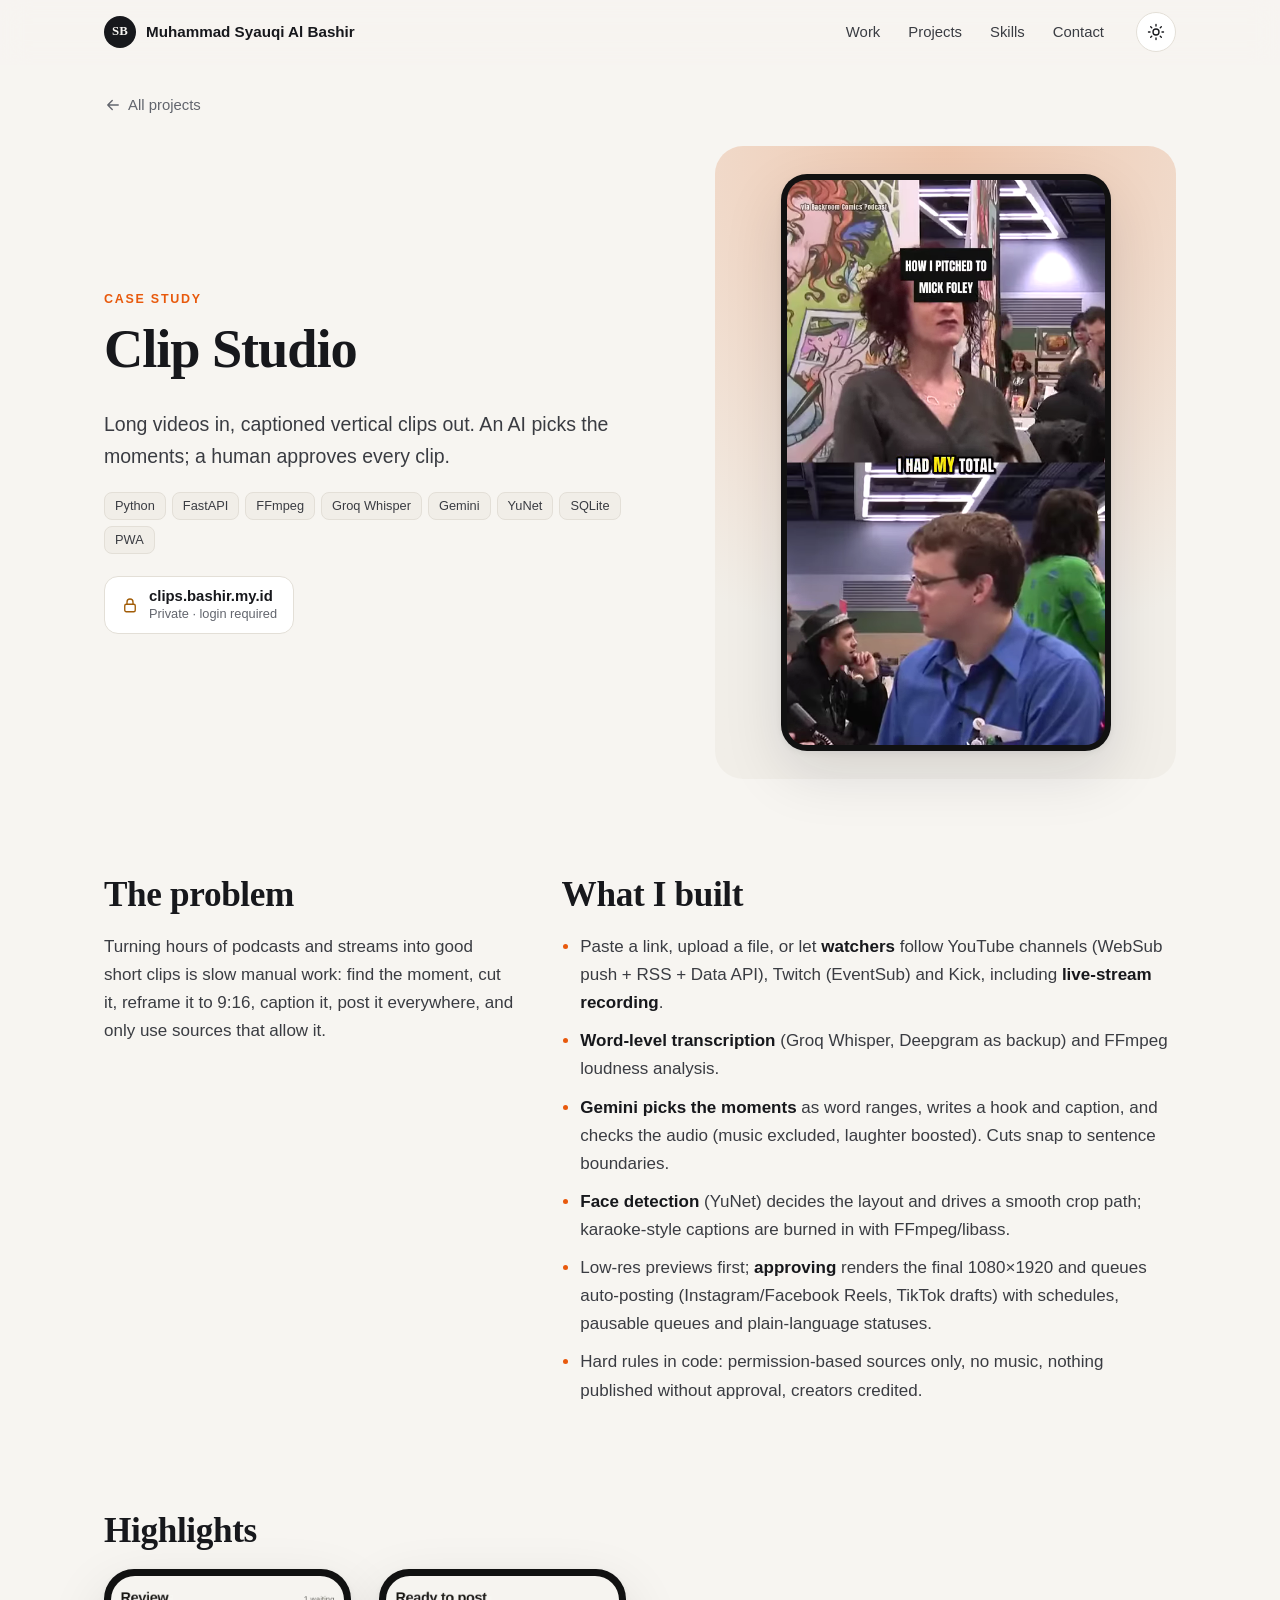
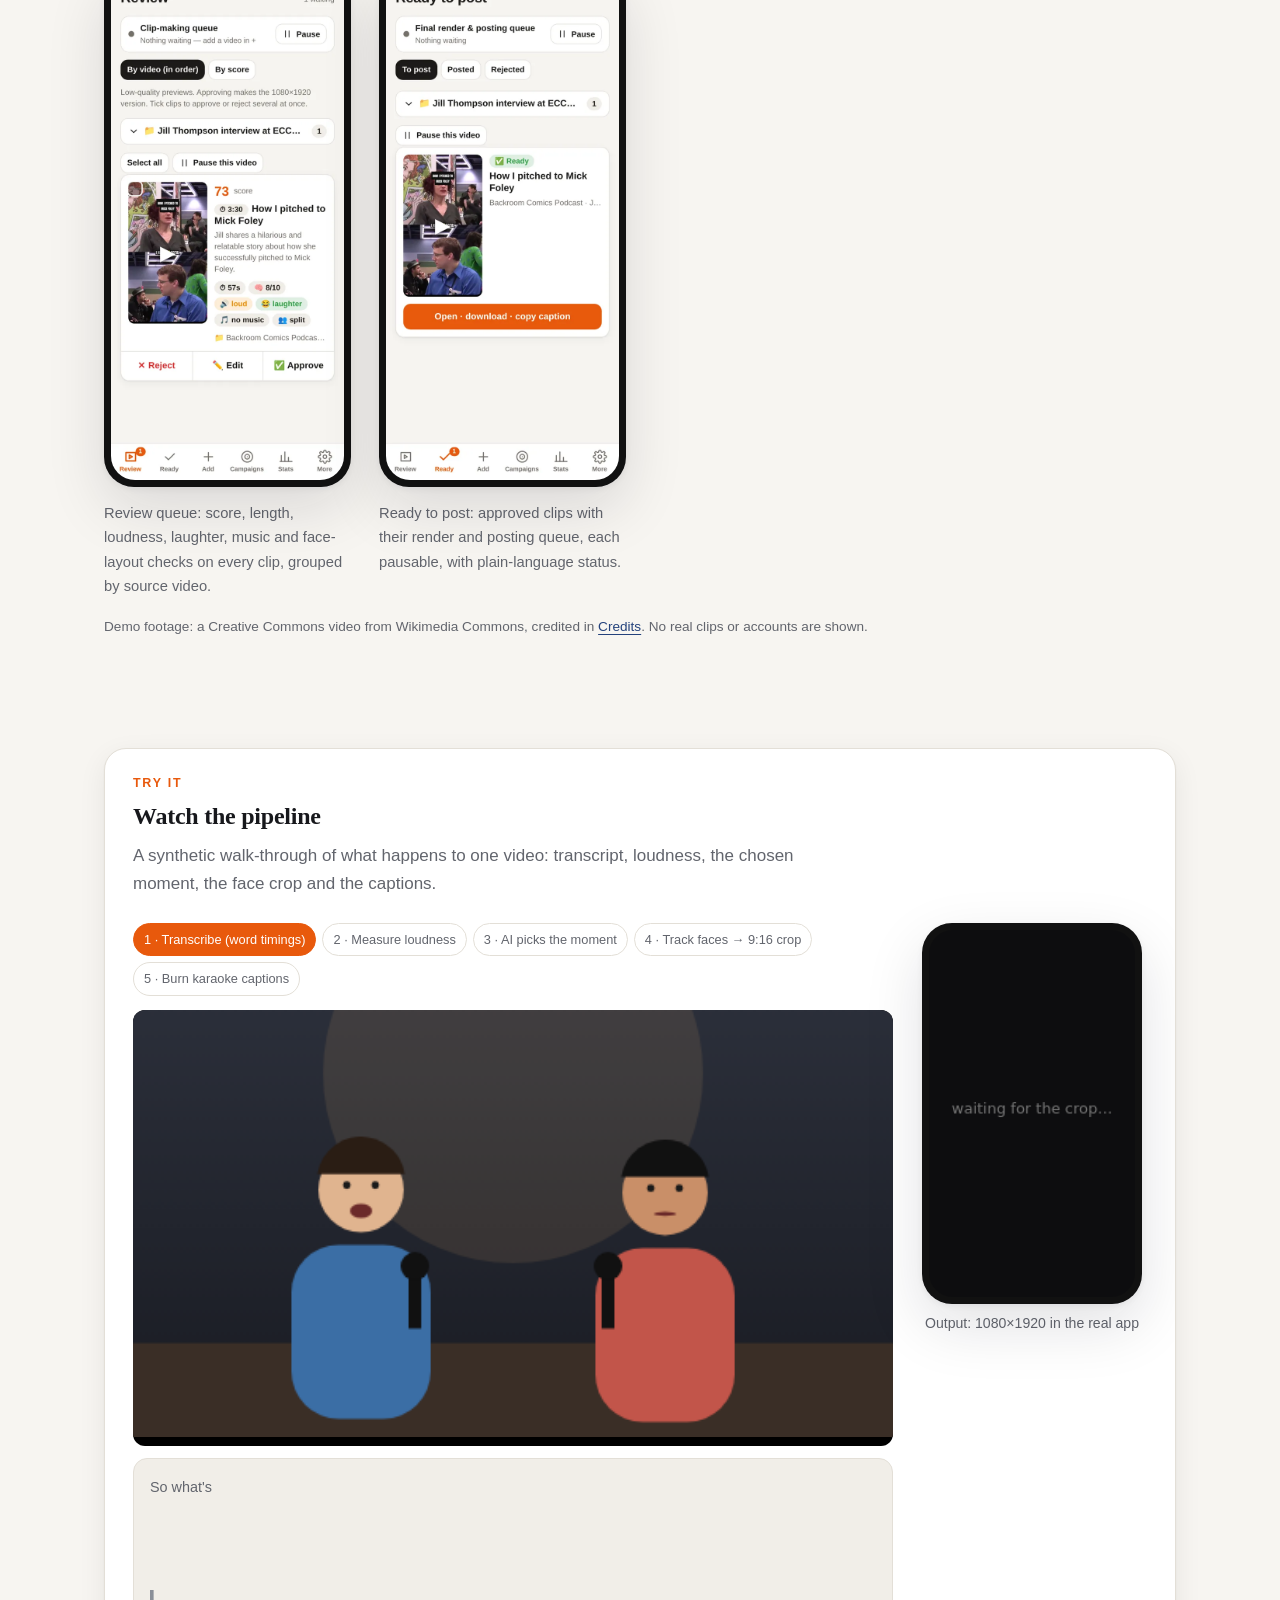
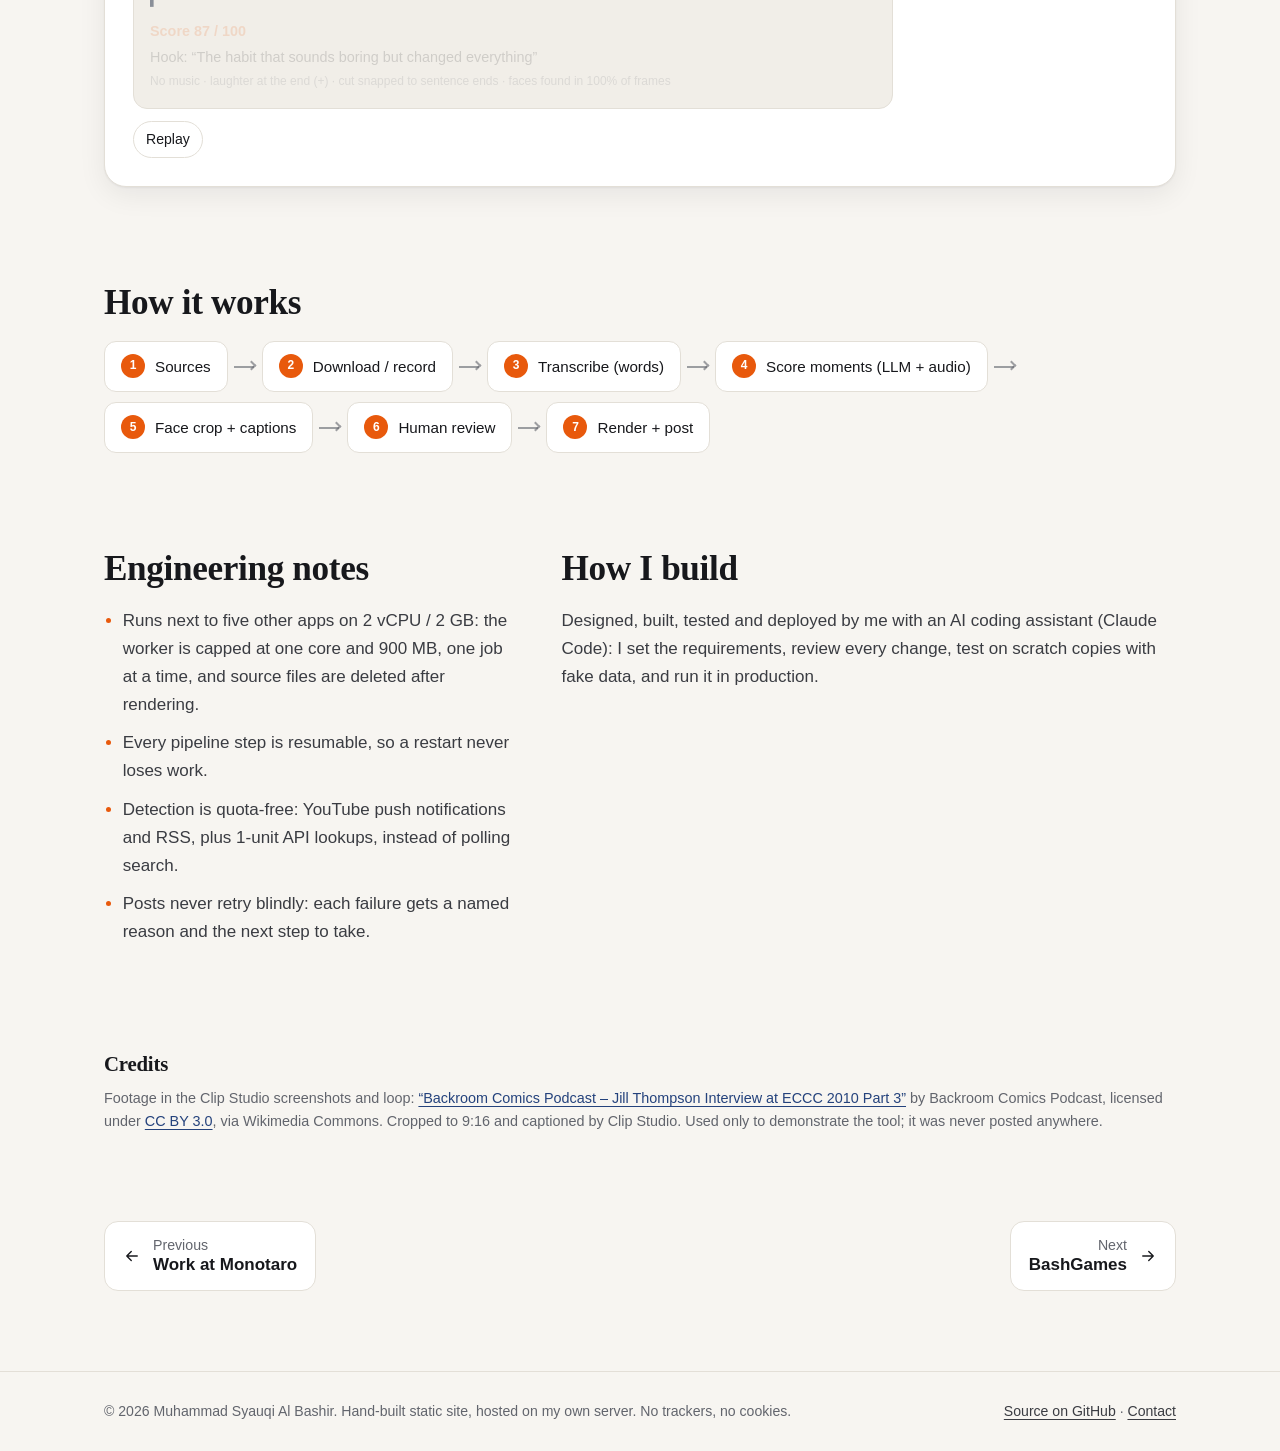
<file: site/projects/clipstudio.html>
<!doctype html>
<html lang="en">
<head>
<meta charset="utf-8">
<meta name="viewport" content="width=device-width, initial-scale=1, viewport-fit=cover">
<title>Clip Studio · Muhammad Syauqi Al Bashir</title>
<meta name="description" content="Long videos in, captioned vertical clips out. An AI picks the moments; a human approves every clip.">
<meta name="author" content="Muhammad Syauqi Al Bashir">
<meta name="color-scheme" content="light dark">
<meta name="theme-color" content="#f7f5f1" media="(prefers-color-scheme: light)">
<meta name="theme-color" content="#0f1012" media="(prefers-color-scheme: dark)">
<link rel="canonical" href="https://syauqi.bashir.my.id/projects/clipstudio.html">
<meta property="og:type" content="website">
<meta property="og:title" content="Clip Studio · Muhammad Syauqi Al Bashir">
<meta property="og:description" content="Long videos in, captioned vertical clips out. An AI picks the moments; a human approves every clip.">
<meta property="og:url" content="https://syauqi.bashir.my.id/projects/clipstudio.html">
<meta property="og:image" content="https://syauqi.bashir.my.id/assets/og.png">
<meta name="twitter:card" content="summary_large_image">
<link rel="icon" href="../assets/favicon.svg" type="image/svg+xml">
<link rel="apple-touch-icon" href="../assets/apple-touch-icon.png">
<link rel="stylesheet" href="../assets/css/site.css?v=b73a1a5b52">
<link rel="stylesheet" href="../assets/css/accents.css?v=b73a1a5b52">
<script src="../assets/js/theme.js?v=b73a1a5b52"></script>
<script type="module" src="../assets/js/main.js?v=b73a1a5b52"></script>
</head>
<body data-p="clipstudio">
<a class="skip" href="#main">Skip to content</a>
<header class="top">
  <div class="wrap bar">
    <a class="brand" href="../index.html" aria-label="Home"><span class="mono sm" aria-hidden="true">SB</span><span>Muhammad Syauqi Al Bashir</span></a>
    <nav class="nav" aria-label="Main">
      <a href="../index.html#work">Work</a><a href="../index.html#projects">Projects</a><a href="../index.html#skills">Skills</a><a href="../index.html#contact">Contact</a>
    </nav>
    <button class="theme" type="button" aria-label="Switch light or dark theme"><svg class="i sun" viewBox="0 0 24 24" fill="none" stroke="currentColor" stroke-width="1.8" stroke-linecap="round" stroke-linejoin="round" aria-hidden="true"><circle cx="12" cy="12" r="4"/><path d="M12 2v2M12 20v2M4.9 4.9l1.4 1.4M17.7 17.7l1.4 1.4M2 12h2M20 12h2M4.9 19.1l1.4-1.4M17.7 6.3l1.4-1.4"/></svg><svg class="i moon" viewBox="0 0 24 24" fill="none" stroke="currentColor" stroke-width="1.8" stroke-linecap="round" stroke-linejoin="round" aria-hidden="true"><path d="M20 14.5A8 8 0 1 1 9.5 4a6.5 6.5 0 0 0 10.5 10.5z"/></svg></button>
  </div>
</header>
<main id="main">

<section class="p-hero wrap">
  <a class="back" href="../index.html#projects"><svg class="i" viewBox="0 0 24 24" fill="none" stroke="currentColor" stroke-width="1.8" stroke-linecap="round" stroke-linejoin="round" aria-hidden="true"><path d="M19 12H5M11 6l-6 6 6 6"/></svg>All projects</a>
  <div class="p-top">
    <div>
      <p class="eyebrow">Case study</p>
      <h1>Clip Studio</h1>
      <p class="lede">Long videos in, captioned vertical clips out. An AI picks the moments; a human approves every clip.</p>
      <ul class="chips"><li class="chip">Python</li><li class="chip">FastAPI</li><li class="chip">FFmpeg</li><li class="chip">Groq Whisper</li><li class="chip">Gemini</li><li class="chip">YuNet</li><li class="chip">SQLite</li><li class="chip">PWA</li></ul>
      <div class="lives"><a class="live private" href="https://clips.bashir.my.id" rel="noopener" target="_blank"><svg class="i" viewBox="0 0 24 24" fill="none" stroke="currentColor" stroke-width="1.8" stroke-linecap="round" stroke-linejoin="round" aria-hidden="true"><rect x="5" y="11" width="14" height="10" rx="2"/><path d="M8 11V8a4 4 0 0 1 8 0v3"/></svg><span><b>clips.bashir.my.id</b><small>Private · login required</small></span></a></div>
    </div>
    <div class="p-cover"><div class="frame reel"><video class="m" poster="../assets/media/clip-loop.webp?v=eb2fa060" muted loop playsinline disableremoteplayback disablepictureinpicture preload="none" data-autoplay aria-label="Clip Studio screenshot"><source src="../assets/media/clip-loop.mp4?v=4e211261" type="video/mp4"><source src="../assets/media/clip-loop.webm?v=73e88acf" type="video/webm"></video></div></div>
  </div>
</section>

<section class="wrap sec p-grid">
  <div class="reveal"><h2>The problem</h2><p>Turning hours of podcasts and streams into good short clips is slow manual work: find the moment, cut it, reframe it to 9:16, caption it, post it everywhere, and only use sources that allow it.</p></div>
  <div class="reveal"><h2>What I built</h2><ul class="pts"><li>Paste a link, upload a file, or let <b>watchers</b> follow YouTube channels (WebSub push + RSS + Data API), Twitch (EventSub) and Kick, including <b>live-stream recording</b>.</li><li><b>Word-level transcription</b> (Groq Whisper, Deepgram as backup) and FFmpeg loudness analysis.</li><li><b>Gemini picks the moments</b> as word ranges, writes a hook and caption, and checks the audio (music excluded, laughter boosted). Cuts snap to sentence boundaries.</li><li><b>Face detection</b> (YuNet) decides the layout and drives a smooth crop path; karaoke-style captions are burned in with FFmpeg/libass.</li><li>Low-res previews first; <b>approving</b> renders the final 1080×1920 and queues auto-posting (Instagram/Facebook Reels, TikTok drafts) with schedules, pausable queues and plain-language statuses.</li><li>Hard rules in code: permission-based sources only, no music, nothing published without approval, creators credited.</li></ul></div>
</section>

<section class="wrap sec"><h2 class="reveal">Highlights</h2><div class="hls"><figure class="hl reveal"><div class="frame phone"><img class="m" src="../assets/media/clip-review.webp?v=cef7a73e" alt="Review queue: score, length, loudness, laughter, music and face-layout checks on every clip, grouped by source video." loading="lazy" decoding="async" width="600" height="1298"></div><figcaption>Review queue: score, length, loudness, laughter, music and face-layout checks on every clip, grouped by source video.</figcaption></figure><figure class="hl reveal"><div class="frame phone"><img class="m" src="../assets/media/clip-ready.webp?v=e573ab52" alt="Ready to post: approved clips with their render and posting queue, each pausable, with plain-language status." loading="lazy" decoding="async" width="600" height="1298"></div><figcaption>Ready to post: approved clips with their render and posting queue, each pausable, with plain-language status.</figcaption></figure></div><p class="credit">Demo footage: a Creative Commons video from Wikimedia Commons, credited in <a href="#credits">Credits</a>. No real clips or accounts are shown.</p></section>

<section class="wrap sec"><section class="demo reveal" aria-label="Watch the pipeline">
  <div class="demo-h"><p class="eyebrow">Try it</p><h3>Watch the pipeline</h3><p>A synthetic walk-through of what happens to one video: transcript, loudness, the chosen moment, the face crop and the captions.</p></div>
  <div class="demo-body" data-demo="clippipe"><noscript>This demo needs JavaScript.</noscript></div>
</section></section>

<section class="wrap sec">
  <h2 class="reveal">How it works</h2>
  <ol class="flow"><li><span class="n">1</span>Sources</li><li><span class="n">2</span>Download / record</li><li><span class="n">3</span>Transcribe (words)</li><li><span class="n">4</span>Score moments (LLM + audio)</li><li><span class="n">5</span>Face crop + captions</li><li><span class="n">6</span>Human review</li><li><span class="n">7</span>Render + post</li></ol>
</section>

<section class="wrap sec p-grid">
  <div class="reveal"><h2>Engineering notes</h2><ul class="pts"><li>Runs next to five other apps on 2 vCPU / 2 GB: the worker is capped at one core and 900 MB, one job at a time, and source files are deleted after rendering.</li><li>Every pipeline step is resumable, so a restart never loses work.</li><li>Detection is quota-free: YouTube push notifications and RSS, plus 1-unit API lookups, instead of polling search.</li><li>Posts never retry blindly: each failure gets a named reason and the next step to take.</li></ul></div>
  <div class="reveal"><h2>How I build</h2><p>Designed, built, tested and deployed by me with an AI coding assistant (Claude Code): I set the requirements, review every change, test on scratch copies with fake data, and run it in production.</p></div>
</section>

<section id="credits" class="wrap sec credits"><h2>Credits</h2><p>Footage in the Clip Studio screenshots and loop: <a href="https://commons.wikimedia.org/wiki/File:Backroom_Comics_Podcast_-_Jill_Thompson_Interview_at_ECCC_2010_Part_3.webm" rel="noopener" target="_blank">“Backroom Comics Podcast – Jill Thompson Interview at ECCC 2010 Part 3”</a> by Backroom Comics Podcast, licensed under <a href="https://creativecommons.org/licenses/by/3.0/" rel="noopener" target="_blank">CC BY 3.0</a>, via Wikimedia Commons. Cropped to 9:16 and captioned by Clip Studio. Used only to demonstrate the tool; it was never posted anywhere.</p>
</section>

<nav class="wrap pn" aria-label="More projects">
  <a href="monotaro.html"><svg class="i" viewBox="0 0 24 24" fill="none" stroke="currentColor" stroke-width="1.8" stroke-linecap="round" stroke-linejoin="round" aria-hidden="true"><path d="M19 12H5M11 6l-6 6 6 6"/></svg><span><small>Previous</small>Work at Monotaro</span></a>
  <a href="bashgames.html"><span><small>Next</small>BashGames</span><svg class="i" viewBox="0 0 24 24" fill="none" stroke="currentColor" stroke-width="1.8" stroke-linecap="round" stroke-linejoin="round" aria-hidden="true"><path d="M5 12h14M13 6l6 6-6 6"/></svg></a>
</nav>

</main>
<footer class="foot">
  <div class="wrap">
    <p>© 2026 Muhammad Syauqi Al Bashir. Hand-built static site, hosted on my own server. No trackers, no cookies.</p>
    <p><a href="https://github.com/MuhammadSyauqiAlBashir/portfolio" rel="noopener" target="_blank">Source on GitHub</a> · <a href="../index.html#contact">Contact</a></p>
  </div>
</footer>
</body>
</html>
</file>
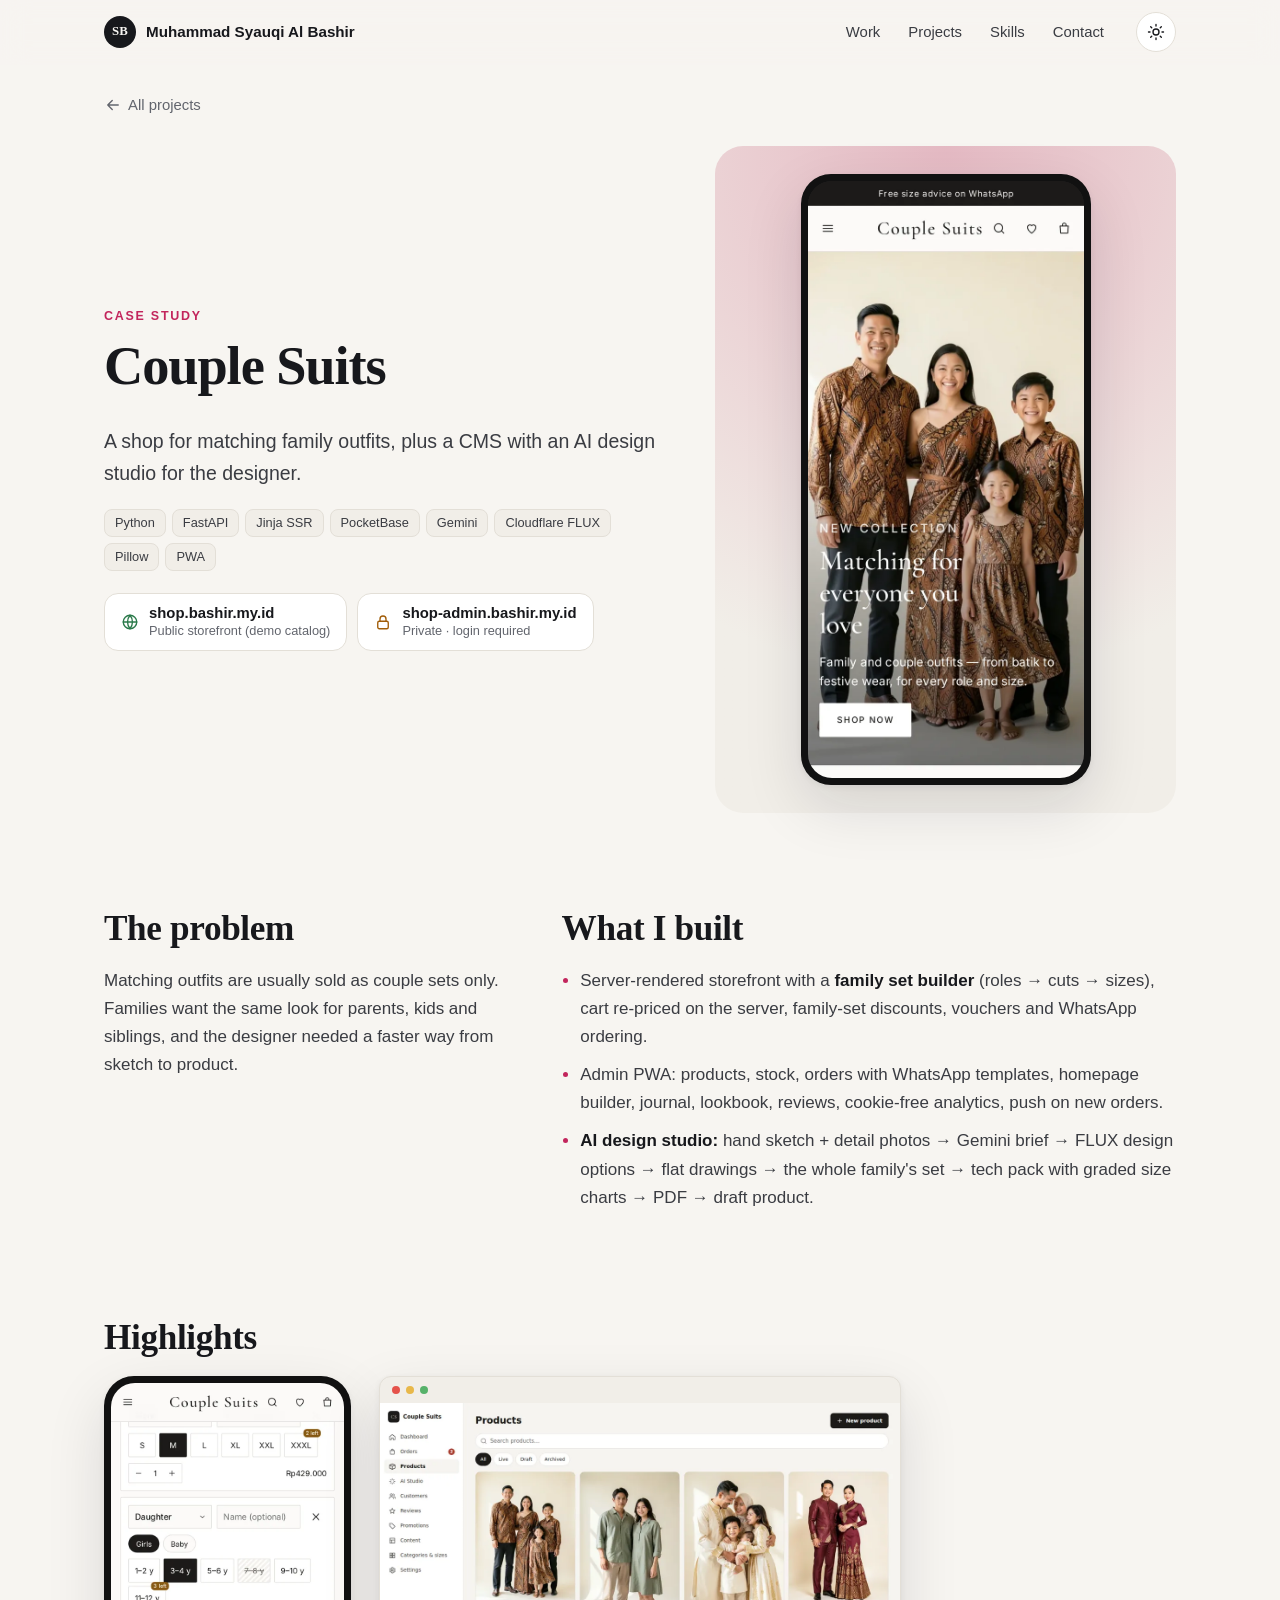
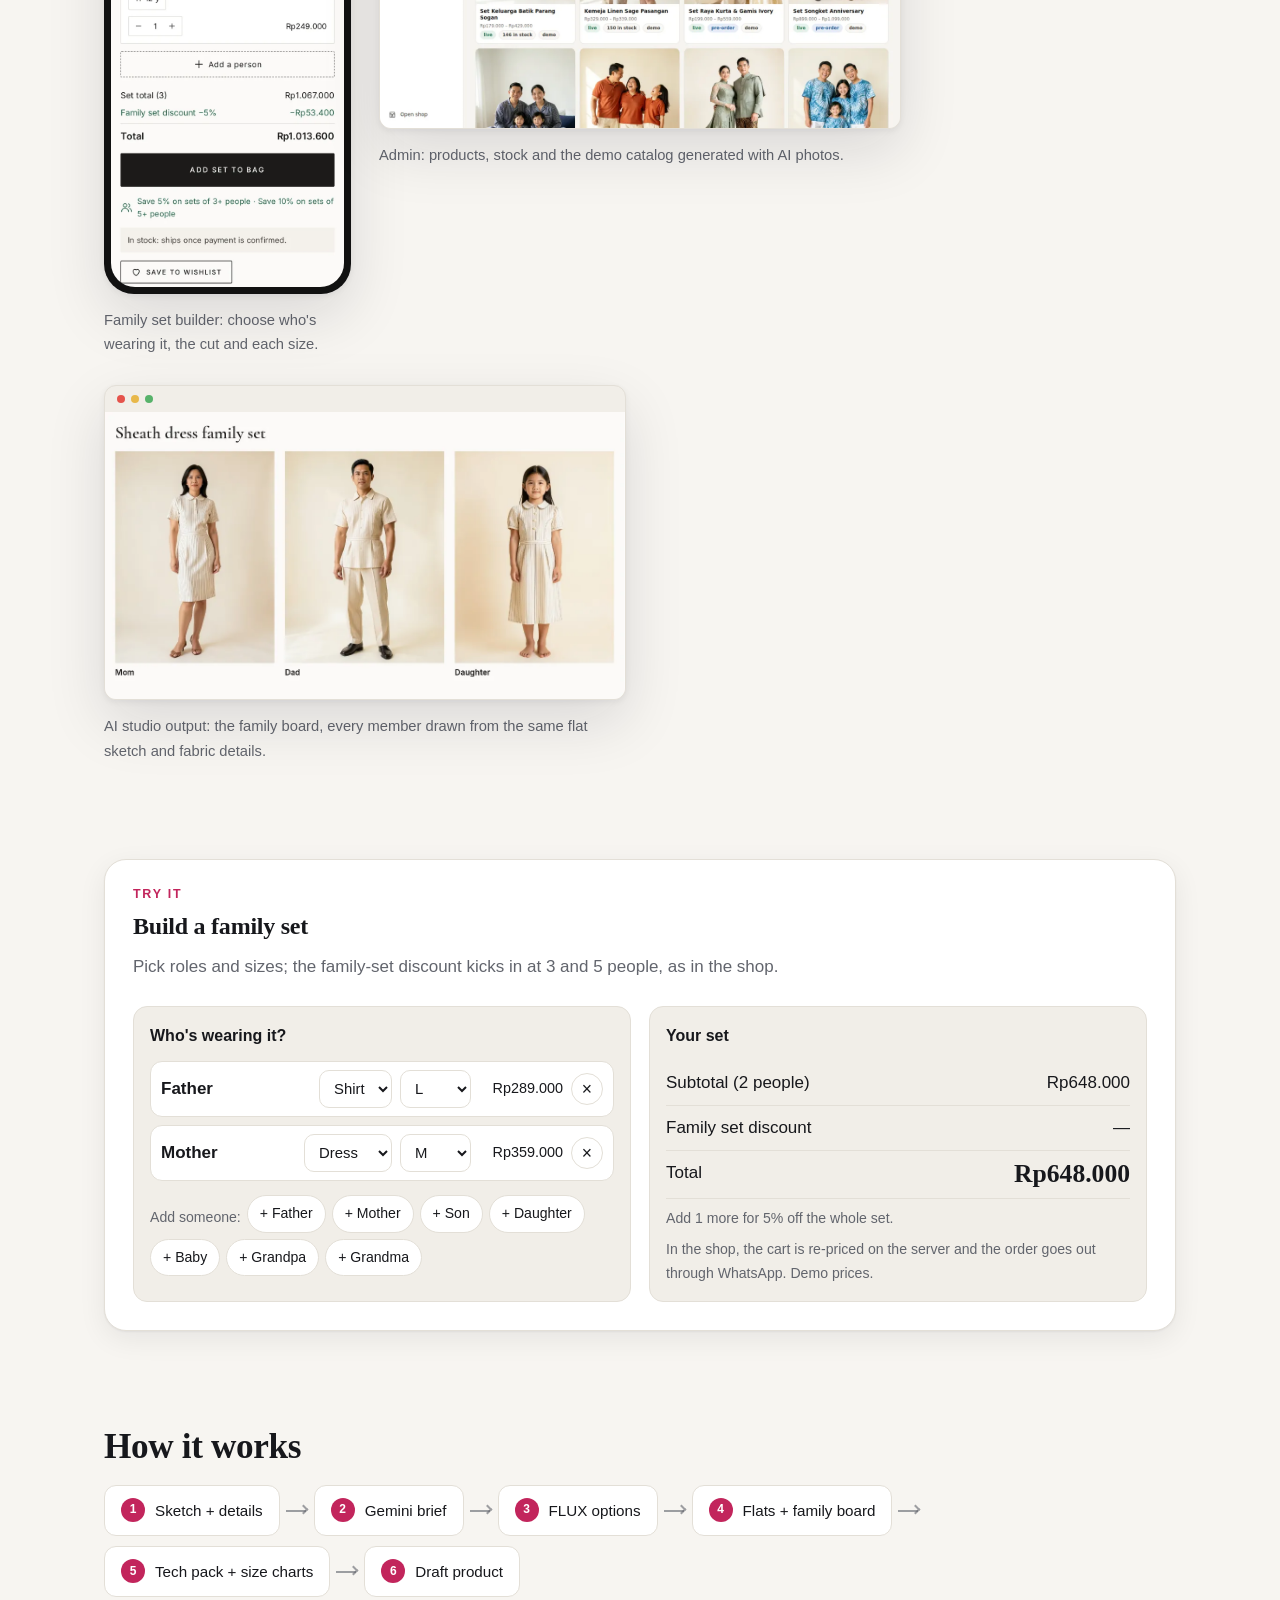
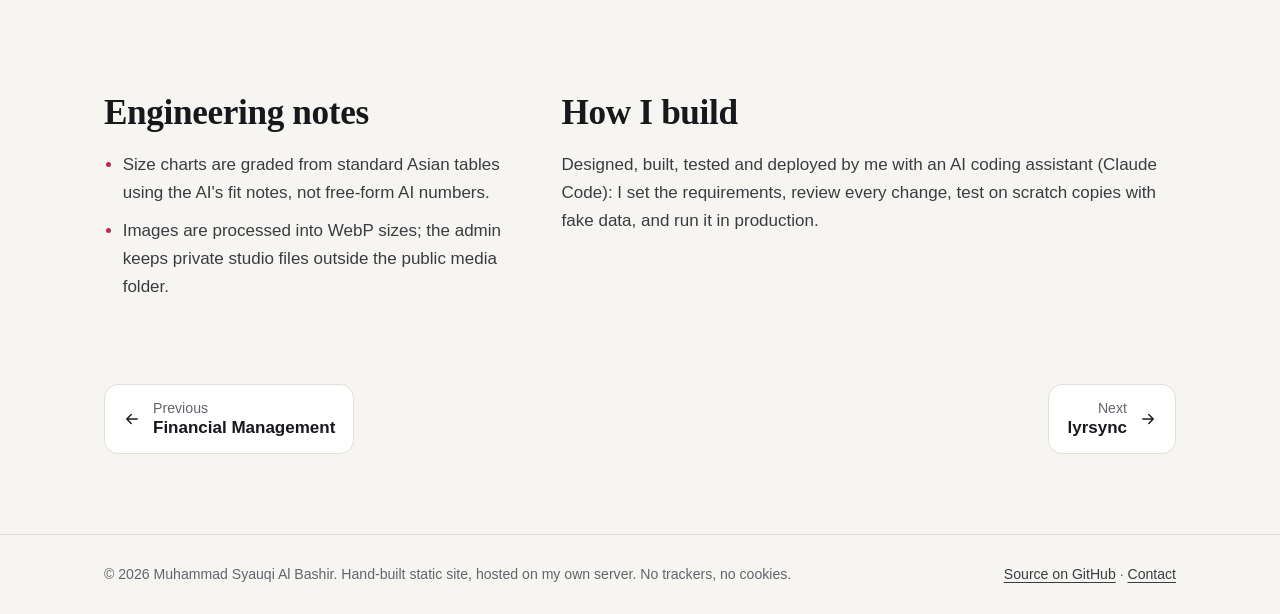
<file: site/projects/couple-suits.html>
<!doctype html>
<html lang="en">
<head>
<meta charset="utf-8">
<meta name="viewport" content="width=device-width, initial-scale=1, viewport-fit=cover">
<title>Couple Suits · Muhammad Syauqi Al Bashir</title>
<meta name="description" content="A shop for matching family outfits, plus a CMS with an AI design studio for the designer.">
<meta name="author" content="Muhammad Syauqi Al Bashir">
<meta name="color-scheme" content="light dark">
<meta name="theme-color" content="#f7f5f1" media="(prefers-color-scheme: light)">
<meta name="theme-color" content="#0f1012" media="(prefers-color-scheme: dark)">
<link rel="canonical" href="https://syauqi.bashir.my.id/projects/couple-suits.html">
<meta property="og:type" content="website">
<meta property="og:title" content="Couple Suits · Muhammad Syauqi Al Bashir">
<meta property="og:description" content="A shop for matching family outfits, plus a CMS with an AI design studio for the designer.">
<meta property="og:url" content="https://syauqi.bashir.my.id/projects/couple-suits.html">
<meta property="og:image" content="https://syauqi.bashir.my.id/assets/og.png">
<meta name="twitter:card" content="summary_large_image">
<link rel="icon" href="../assets/favicon.svg" type="image/svg+xml">
<link rel="apple-touch-icon" href="../assets/apple-touch-icon.png">
<link rel="stylesheet" href="../assets/css/site.css?v=b73a1a5b52">
<link rel="stylesheet" href="../assets/css/accents.css?v=b73a1a5b52">
<script src="../assets/js/theme.js?v=b73a1a5b52"></script>
<script type="module" src="../assets/js/main.js?v=b73a1a5b52"></script>
</head>
<body data-p="couple-suits">
<a class="skip" href="#main">Skip to content</a>
<header class="top">
  <div class="wrap bar">
    <a class="brand" href="../index.html" aria-label="Home"><span class="mono sm" aria-hidden="true">SB</span><span>Muhammad Syauqi Al Bashir</span></a>
    <nav class="nav" aria-label="Main">
      <a href="../index.html#work">Work</a><a href="../index.html#projects">Projects</a><a href="../index.html#skills">Skills</a><a href="../index.html#contact">Contact</a>
    </nav>
    <button class="theme" type="button" aria-label="Switch light or dark theme"><svg class="i sun" viewBox="0 0 24 24" fill="none" stroke="currentColor" stroke-width="1.8" stroke-linecap="round" stroke-linejoin="round" aria-hidden="true"><circle cx="12" cy="12" r="4"/><path d="M12 2v2M12 20v2M4.9 4.9l1.4 1.4M17.7 17.7l1.4 1.4M2 12h2M20 12h2M4.9 19.1l1.4-1.4M17.7 6.3l1.4-1.4"/></svg><svg class="i moon" viewBox="0 0 24 24" fill="none" stroke="currentColor" stroke-width="1.8" stroke-linecap="round" stroke-linejoin="round" aria-hidden="true"><path d="M20 14.5A8 8 0 1 1 9.5 4a6.5 6.5 0 0 0 10.5 10.5z"/></svg></button>
  </div>
</header>
<main id="main">

<section class="p-hero wrap">
  <a class="back" href="../index.html#projects"><svg class="i" viewBox="0 0 24 24" fill="none" stroke="currentColor" stroke-width="1.8" stroke-linecap="round" stroke-linejoin="round" aria-hidden="true"><path d="M19 12H5M11 6l-6 6 6 6"/></svg>All projects</a>
  <div class="p-top">
    <div>
      <p class="eyebrow">Case study</p>
      <h1>Couple Suits</h1>
      <p class="lede">A shop for matching family outfits, plus a CMS with an AI design studio for the designer.</p>
      <ul class="chips"><li class="chip">Python</li><li class="chip">FastAPI</li><li class="chip">Jinja SSR</li><li class="chip">PocketBase</li><li class="chip">Gemini</li><li class="chip">Cloudflare FLUX</li><li class="chip">Pillow</li><li class="chip">PWA</li></ul>
      <div class="lives"><a class="live" href="https://shop.bashir.my.id" rel="noopener" target="_blank"><svg class="i" viewBox="0 0 24 24" fill="none" stroke="currentColor" stroke-width="1.8" stroke-linecap="round" stroke-linejoin="round" aria-hidden="true"><circle cx="12" cy="12" r="9"/><path d="M3 12h18M12 3a14 14 0 0 1 0 18M12 3a14 14 0 0 0 0 18"/></svg><span><b>shop.bashir.my.id</b><small>Public storefront (demo catalog)</small></span></a><a class="live private" href="https://shop-admin.bashir.my.id" rel="noopener" target="_blank"><svg class="i" viewBox="0 0 24 24" fill="none" stroke="currentColor" stroke-width="1.8" stroke-linecap="round" stroke-linejoin="round" aria-hidden="true"><rect x="5" y="11" width="14" height="10" rx="2"/><path d="M8 11V8a4 4 0 0 1 8 0v3"/></svg><span><b>shop-admin.bashir.my.id</b><small>Private · login required</small></span></a></div>
    </div>
    <div class="p-cover"><div class="frame phone"><img class="m" src="../assets/media/cs-home.webp?v=19d169cf" alt="Couple Suits screenshot" loading="eager" decoding="async" width="600" height="1298"></div></div>
  </div>
</section>

<section class="wrap sec p-grid">
  <div class="reveal"><h2>The problem</h2><p>Matching outfits are usually sold as couple sets only. Families want the same look for parents, kids and siblings, and the designer needed a faster way from sketch to product.</p></div>
  <div class="reveal"><h2>What I built</h2><ul class="pts"><li>Server-rendered storefront with a <b>family set builder</b> (roles → cuts → sizes), cart re-priced on the server, family-set discounts, vouchers and WhatsApp ordering.</li><li>Admin PWA: products, stock, orders with WhatsApp templates, homepage builder, journal, lookbook, reviews, cookie-free analytics, push on new orders.</li><li><b>AI design studio:</b> hand sketch + detail photos → Gemini brief → FLUX design options → flat drawings → the whole family's set → tech pack with graded size charts → PDF → draft product.</li></ul></div>
</section>

<section class="wrap sec"><h2 class="reveal">Highlights</h2><div class="hls"><figure class="hl reveal"><div class="frame phone"><img class="m" src="../assets/media/cs-builder.webp?v=592f58ed" alt="Family set builder: choose who&#x27;s wearing it, the cut and each size." loading="lazy" decoding="async" width="600" height="1298"></div><figcaption>Family set builder: choose who&#x27;s wearing it, the cut and each size.</figcaption></figure><figure class="hl reveal"><div class="frame desktop"><img class="m" src="../assets/media/csa-products.webp?v=3751d289" alt="Admin: products, stock and the demo catalog generated with AI photos." loading="lazy" decoding="async" width="1200" height="750"></div><figcaption>Admin: products, stock and the demo catalog generated with AI photos.</figcaption></figure><figure class="hl reveal"><div class="frame wide"><img class="m" src="../assets/media/csa-studio.webp?v=82f148ae" alt="AI studio output: the family board, every member drawn from the same flat sketch and fabric details." loading="lazy" decoding="async" width="1110" height="614"></div><figcaption>AI studio output: the family board, every member drawn from the same flat sketch and fabric details.</figcaption></figure></div></section>

<section class="wrap sec"><section class="demo reveal" aria-label="Build a family set">
  <div class="demo-h"><p class="eyebrow">Try it</p><h3>Build a family set</h3><p>Pick roles and sizes; the family-set discount kicks in at 3 and 5 people, as in the shop.</p></div>
  <div class="demo-body" data-demo="familyset"><noscript>This demo needs JavaScript.</noscript></div>
</section></section>

<section class="wrap sec">
  <h2 class="reveal">How it works</h2>
  <ol class="flow"><li><span class="n">1</span>Sketch + details</li><li><span class="n">2</span>Gemini brief</li><li><span class="n">3</span>FLUX options</li><li><span class="n">4</span>Flats + family board</li><li><span class="n">5</span>Tech pack + size charts</li><li><span class="n">6</span>Draft product</li></ol>
</section>

<section class="wrap sec p-grid">
  <div class="reveal"><h2>Engineering notes</h2><ul class="pts"><li>Size charts are graded from standard Asian tables using the AI&#x27;s fit notes, not free-form AI numbers.</li><li>Images are processed into WebP sizes; the admin keeps private studio files outside the public media folder.</li></ul></div>
  <div class="reveal"><h2>How I build</h2><p>Designed, built, tested and deployed by me with an AI coding assistant (Claude Code): I set the requirements, review every change, test on scratch copies with fake data, and run it in production.</p></div>
</section>



<nav class="wrap pn" aria-label="More projects">
  <a href="finance.html"><svg class="i" viewBox="0 0 24 24" fill="none" stroke="currentColor" stroke-width="1.8" stroke-linecap="round" stroke-linejoin="round" aria-hidden="true"><path d="M19 12H5M11 6l-6 6 6 6"/></svg><span><small>Previous</small>Financial Management</span></a>
  <a href="lyrsync.html"><span><small>Next</small>lyrsync</span><svg class="i" viewBox="0 0 24 24" fill="none" stroke="currentColor" stroke-width="1.8" stroke-linecap="round" stroke-linejoin="round" aria-hidden="true"><path d="M5 12h14M13 6l6 6-6 6"/></svg></a>
</nav>

</main>
<footer class="foot">
  <div class="wrap">
    <p>© 2026 Muhammad Syauqi Al Bashir. Hand-built static site, hosted on my own server. No trackers, no cookies.</p>
    <p><a href="https://github.com/MuhammadSyauqiAlBashir/portfolio" rel="noopener" target="_blank">Source on GitHub</a> · <a href="../index.html#contact">Contact</a></p>
  </div>
</footer>
</body>
</html>
</file>
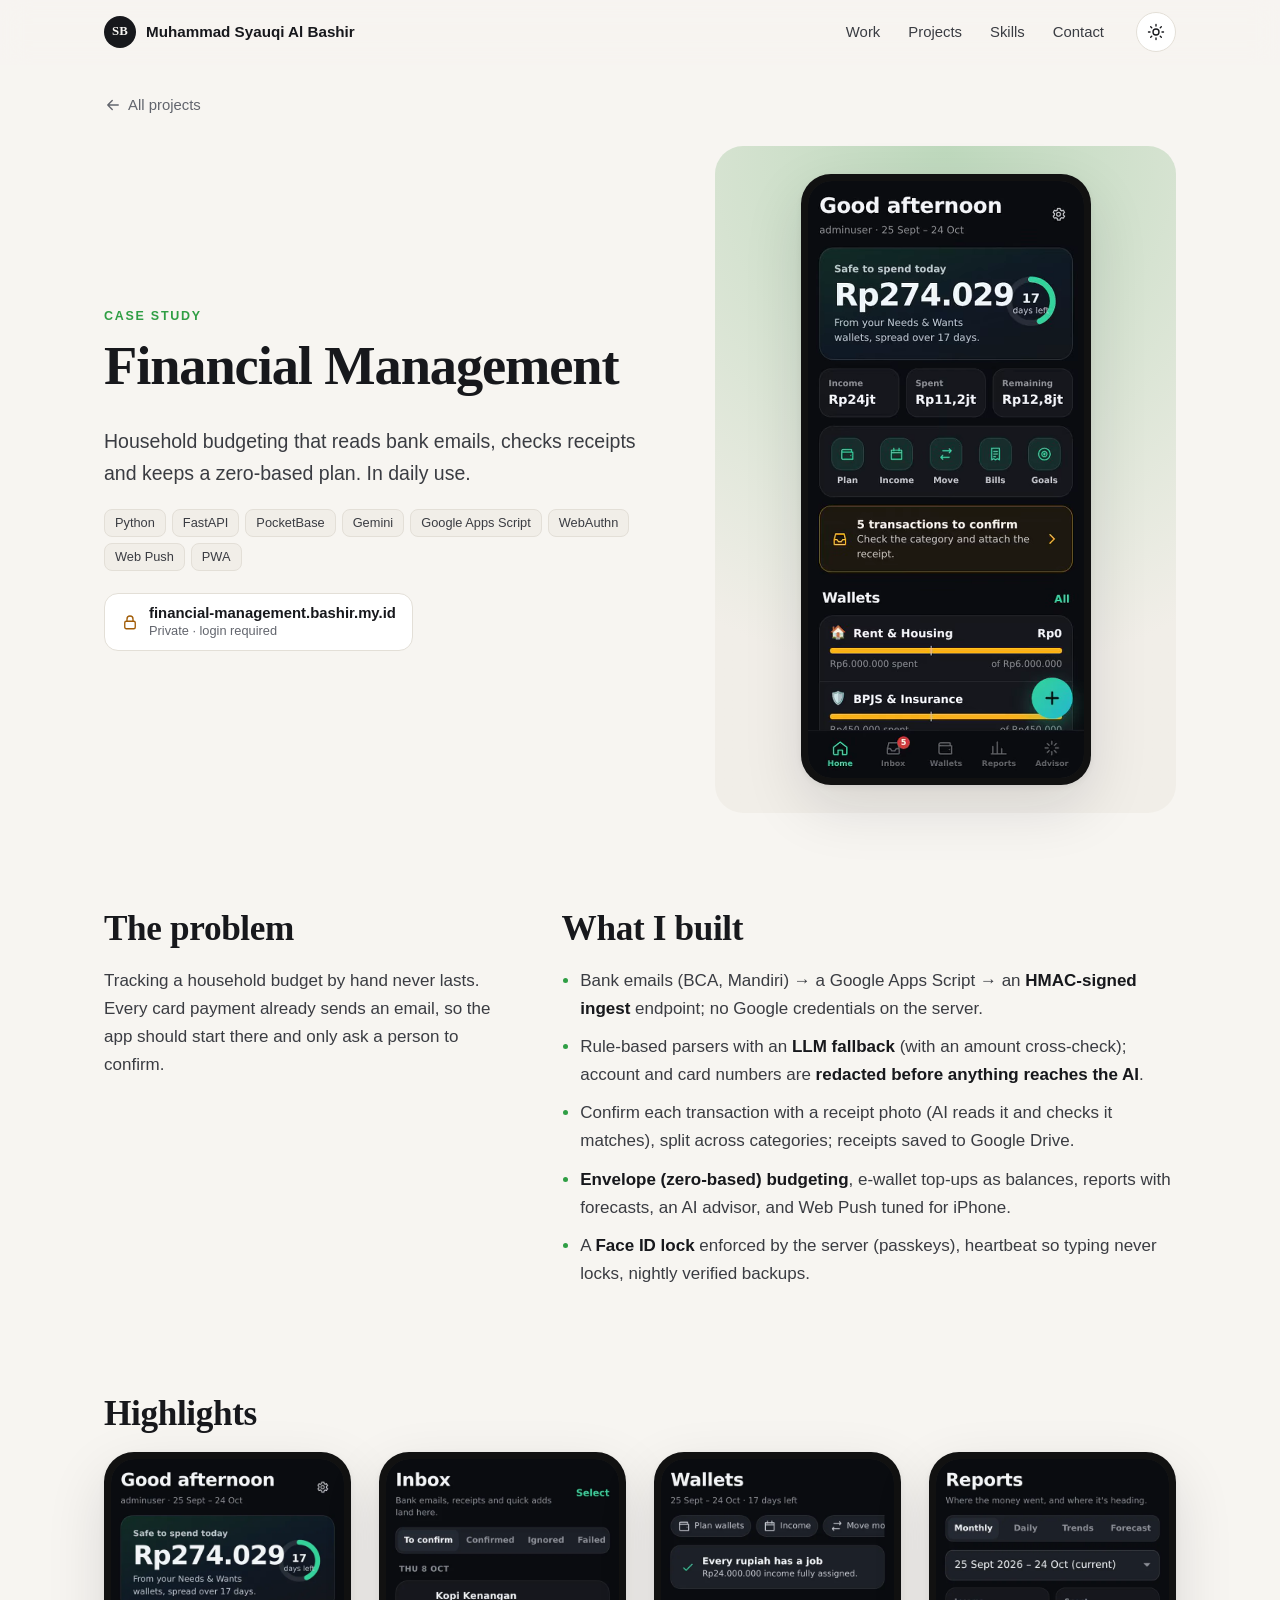
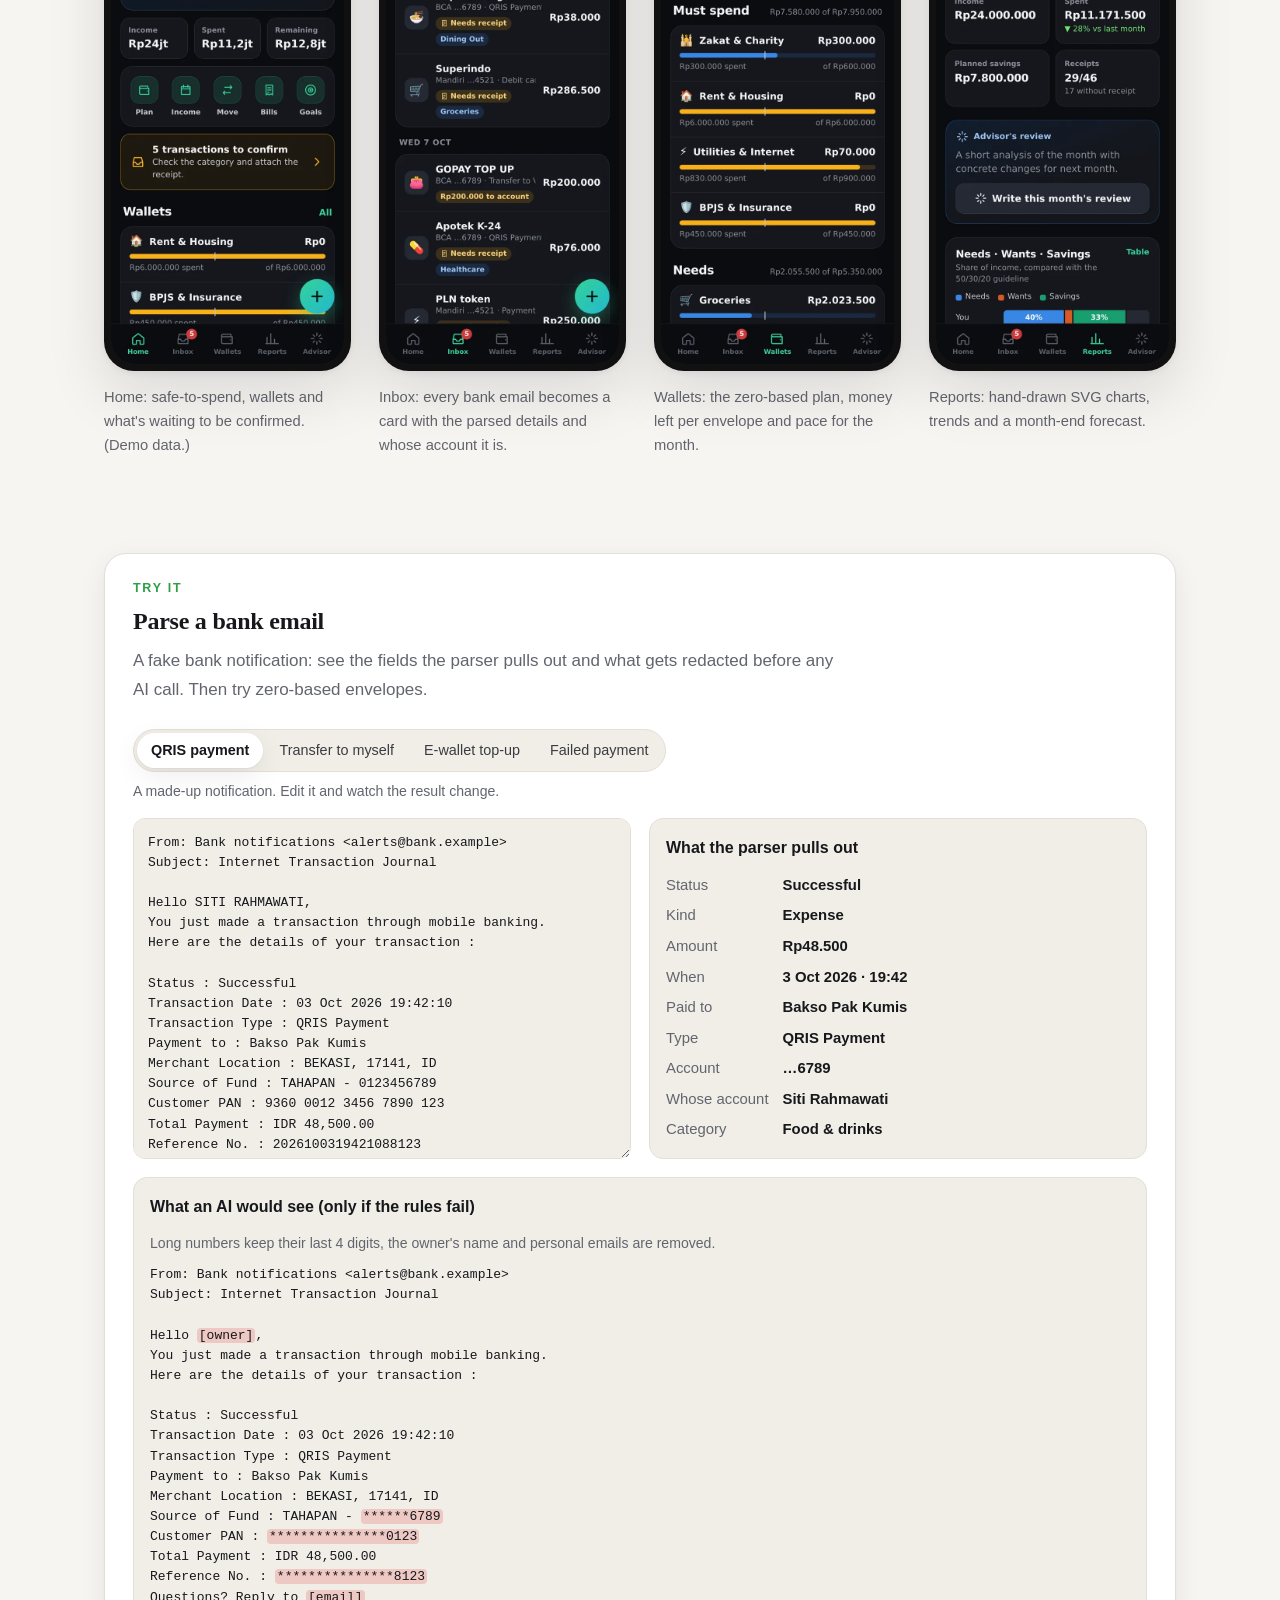
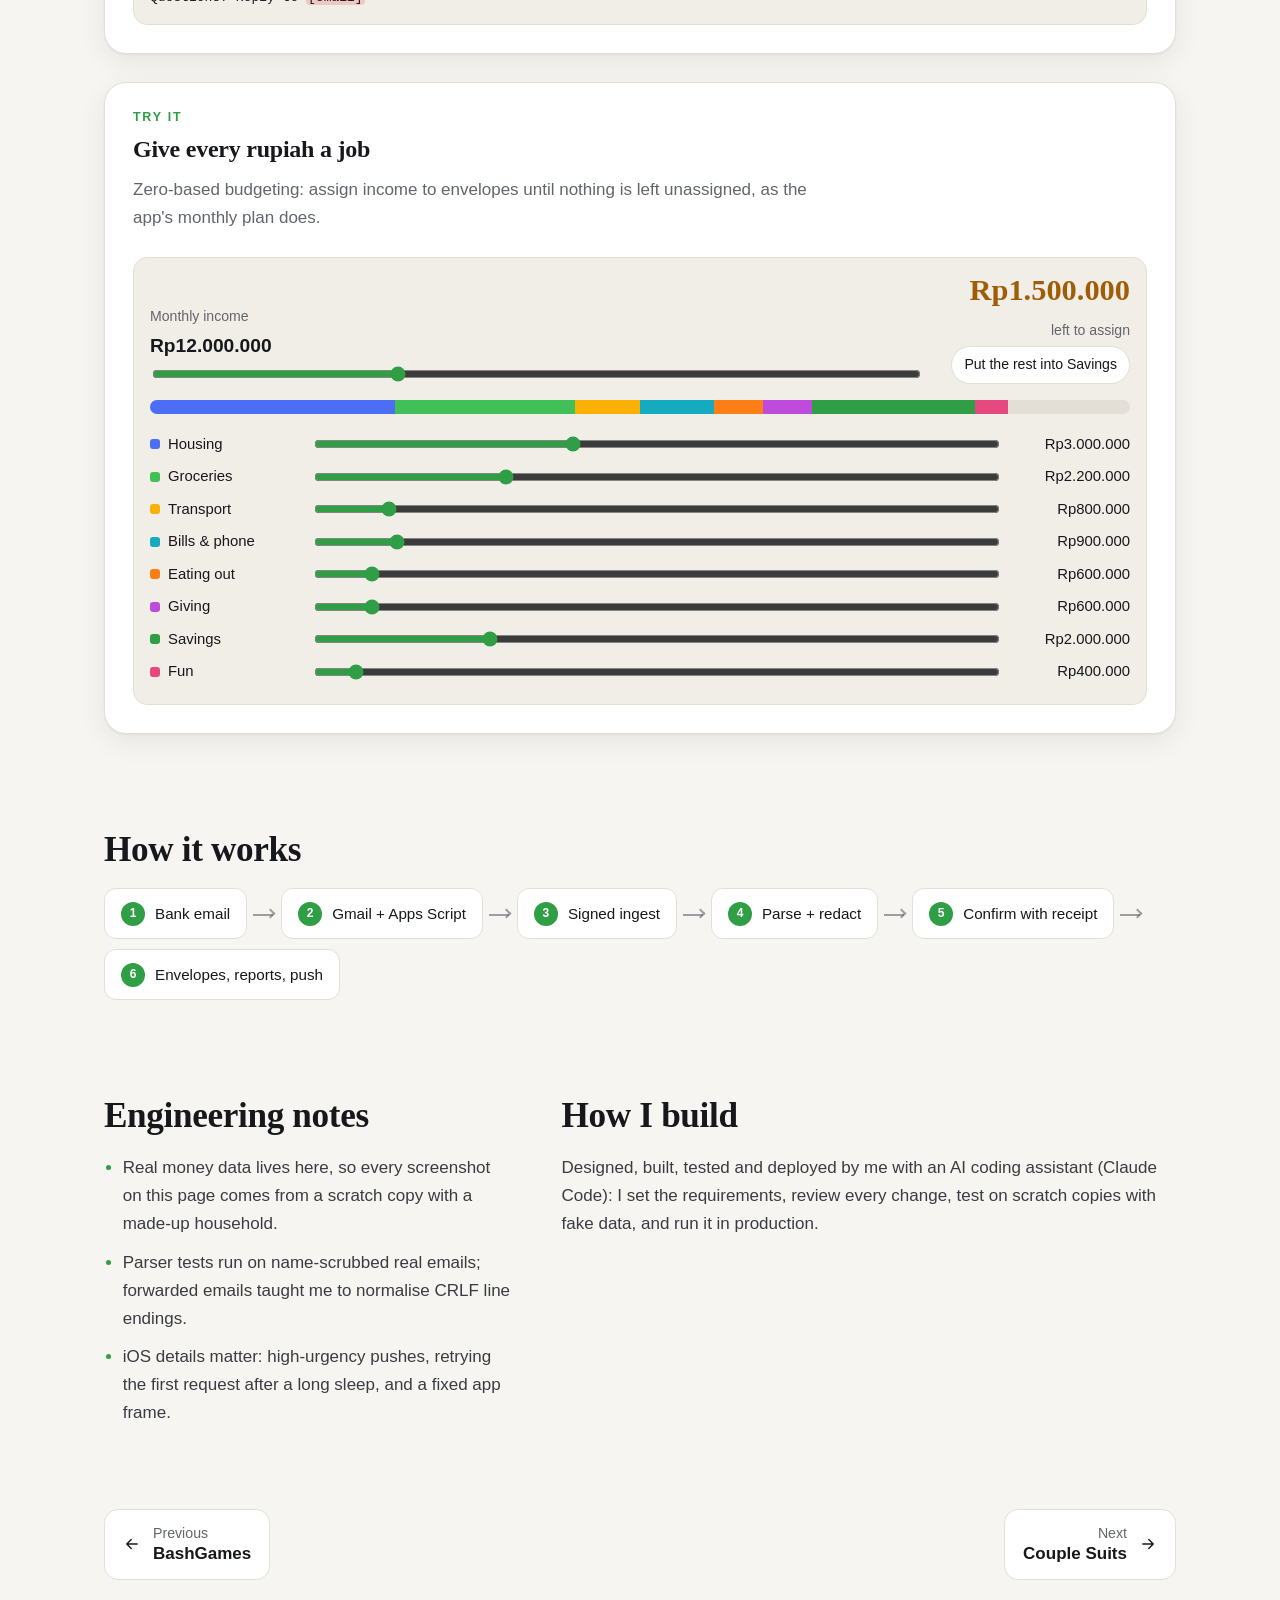
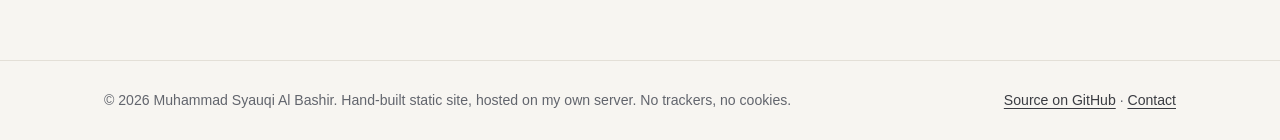
<file: site/projects/finance.html>
<!doctype html>
<html lang="en">
<head>
<meta charset="utf-8">
<meta name="viewport" content="width=device-width, initial-scale=1, viewport-fit=cover">
<title>Financial Management · Muhammad Syauqi Al Bashir</title>
<meta name="description" content="Household budgeting that reads bank emails, checks receipts and keeps a zero-based plan. In daily use.">
<meta name="author" content="Muhammad Syauqi Al Bashir">
<meta name="color-scheme" content="light dark">
<meta name="theme-color" content="#f7f5f1" media="(prefers-color-scheme: light)">
<meta name="theme-color" content="#0f1012" media="(prefers-color-scheme: dark)">
<link rel="canonical" href="https://syauqi.bashir.my.id/projects/finance.html">
<meta property="og:type" content="website">
<meta property="og:title" content="Financial Management · Muhammad Syauqi Al Bashir">
<meta property="og:description" content="Household budgeting that reads bank emails, checks receipts and keeps a zero-based plan. In daily use.">
<meta property="og:url" content="https://syauqi.bashir.my.id/projects/finance.html">
<meta property="og:image" content="https://syauqi.bashir.my.id/assets/og.png">
<meta name="twitter:card" content="summary_large_image">
<link rel="icon" href="../assets/favicon.svg" type="image/svg+xml">
<link rel="apple-touch-icon" href="../assets/apple-touch-icon.png">
<link rel="stylesheet" href="../assets/css/site.css?v=b73a1a5b52">
<link rel="stylesheet" href="../assets/css/accents.css?v=b73a1a5b52">
<script src="../assets/js/theme.js?v=b73a1a5b52"></script>
<script type="module" src="../assets/js/main.js?v=b73a1a5b52"></script>
</head>
<body data-p="finance">
<a class="skip" href="#main">Skip to content</a>
<header class="top">
  <div class="wrap bar">
    <a class="brand" href="../index.html" aria-label="Home"><span class="mono sm" aria-hidden="true">SB</span><span>Muhammad Syauqi Al Bashir</span></a>
    <nav class="nav" aria-label="Main">
      <a href="../index.html#work">Work</a><a href="../index.html#projects">Projects</a><a href="../index.html#skills">Skills</a><a href="../index.html#contact">Contact</a>
    </nav>
    <button class="theme" type="button" aria-label="Switch light or dark theme"><svg class="i sun" viewBox="0 0 24 24" fill="none" stroke="currentColor" stroke-width="1.8" stroke-linecap="round" stroke-linejoin="round" aria-hidden="true"><circle cx="12" cy="12" r="4"/><path d="M12 2v2M12 20v2M4.9 4.9l1.4 1.4M17.7 17.7l1.4 1.4M2 12h2M20 12h2M4.9 19.1l1.4-1.4M17.7 6.3l1.4-1.4"/></svg><svg class="i moon" viewBox="0 0 24 24" fill="none" stroke="currentColor" stroke-width="1.8" stroke-linecap="round" stroke-linejoin="round" aria-hidden="true"><path d="M20 14.5A8 8 0 1 1 9.5 4a6.5 6.5 0 0 0 10.5 10.5z"/></svg></button>
  </div>
</header>
<main id="main">

<section class="p-hero wrap">
  <a class="back" href="../index.html#projects"><svg class="i" viewBox="0 0 24 24" fill="none" stroke="currentColor" stroke-width="1.8" stroke-linecap="round" stroke-linejoin="round" aria-hidden="true"><path d="M19 12H5M11 6l-6 6 6 6"/></svg>All projects</a>
  <div class="p-top">
    <div>
      <p class="eyebrow">Case study</p>
      <h1>Financial Management</h1>
      <p class="lede">Household budgeting that reads bank emails, checks receipts and keeps a zero-based plan. In daily use.</p>
      <ul class="chips"><li class="chip">Python</li><li class="chip">FastAPI</li><li class="chip">PocketBase</li><li class="chip">Gemini</li><li class="chip">Google Apps Script</li><li class="chip">WebAuthn</li><li class="chip">Web Push</li><li class="chip">PWA</li></ul>
      <div class="lives"><a class="live private" href="https://financial-management.bashir.my.id" rel="noopener" target="_blank"><svg class="i" viewBox="0 0 24 24" fill="none" stroke="currentColor" stroke-width="1.8" stroke-linecap="round" stroke-linejoin="round" aria-hidden="true"><rect x="5" y="11" width="14" height="10" rx="2"/><path d="M8 11V8a4 4 0 0 1 8 0v3"/></svg><span><b>financial-management.bashir.my.id</b><small>Private · login required</small></span></a></div>
    </div>
    <div class="p-cover"><div class="frame phone"><video class="m" poster="../assets/media/fin-loop.webp?v=83fad576" muted loop playsinline disableremoteplayback disablepictureinpicture preload="none" data-autoplay aria-label="Financial Management screenshot"><source src="../assets/media/fin-loop.mp4?v=f9c93646" type="video/mp4"><source src="../assets/media/fin-loop.webm?v=70fb2475" type="video/webm"></video></div></div>
  </div>
</section>

<section class="wrap sec p-grid">
  <div class="reveal"><h2>The problem</h2><p>Tracking a household budget by hand never lasts. Every card payment already sends an email, so the app should start there and only ask a person to confirm.</p></div>
  <div class="reveal"><h2>What I built</h2><ul class="pts"><li>Bank emails (BCA, Mandiri) → a Google Apps Script → an <b>HMAC-signed ingest</b> endpoint; no Google credentials on the server.</li><li>Rule-based parsers with an <b>LLM fallback</b> (with an amount cross-check); account and card numbers are <b>redacted before anything reaches the AI</b>.</li><li>Confirm each transaction with a receipt photo (AI reads it and checks it matches), split across categories; receipts saved to Google Drive.</li><li><b>Envelope (zero-based) budgeting</b>, e-wallet top-ups as balances, reports with forecasts, an AI advisor, and Web Push tuned for iPhone.</li><li>A <b>Face ID lock</b> enforced by the server (passkeys), heartbeat so typing never locks, nightly verified backups.</li></ul></div>
</section>

<section class="wrap sec"><h2 class="reveal">Highlights</h2><div class="hls"><figure class="hl reveal"><div class="frame phone"><img class="m" src="../assets/media/fin-home.webp?v=e2f48bdc" alt="Home: safe-to-spend, wallets and what&#x27;s waiting to be confirmed. (Demo data.)" loading="lazy" decoding="async" width="600" height="1298"></div><figcaption>Home: safe-to-spend, wallets and what&#x27;s waiting to be confirmed. (Demo data.)</figcaption></figure><figure class="hl reveal"><div class="frame phone"><img class="m" src="../assets/media/fin-inbox.webp?v=7fba2fc8" alt="Inbox: every bank email becomes a card with the parsed details and whose account it is." loading="lazy" decoding="async" width="600" height="1298"></div><figcaption>Inbox: every bank email becomes a card with the parsed details and whose account it is.</figcaption></figure><figure class="hl reveal"><div class="frame phone"><img class="m" src="../assets/media/fin-wallets.webp?v=1e038502" alt="Wallets: the zero-based plan, money left per envelope and pace for the month." loading="lazy" decoding="async" width="600" height="1298"></div><figcaption>Wallets: the zero-based plan, money left per envelope and pace for the month.</figcaption></figure><figure class="hl reveal"><div class="frame phone"><img class="m" src="../assets/media/fin-reports.webp?v=d3342287" alt="Reports: hand-drawn SVG charts, trends and a month-end forecast." loading="lazy" decoding="async" width="600" height="1298"></div><figcaption>Reports: hand-drawn SVG charts, trends and a month-end forecast.</figcaption></figure></div></section>

<section class="wrap sec"><section class="demo reveal" aria-label="Parse a bank email">
  <div class="demo-h"><p class="eyebrow">Try it</p><h3>Parse a bank email</h3><p>A fake bank notification: see the fields the parser pulls out and what gets redacted before any AI call. Then try zero-based envelopes.</p></div>
  <div class="demo-body" data-demo="parser"><noscript>This demo needs JavaScript.</noscript></div>
</section><section class="demo reveal" aria-label="Give every rupiah a job">
  <div class="demo-h"><p class="eyebrow">Try it</p><h3>Give every rupiah a job</h3><p>Zero-based budgeting: assign income to envelopes until nothing is left unassigned, as the app&#x27;s monthly plan does.</p></div>
  <div class="demo-body" data-demo="envelopes"><noscript>This demo needs JavaScript.</noscript></div>
</section></section>

<section class="wrap sec">
  <h2 class="reveal">How it works</h2>
  <ol class="flow"><li><span class="n">1</span>Bank email</li><li><span class="n">2</span>Gmail + Apps Script</li><li><span class="n">3</span>Signed ingest</li><li><span class="n">4</span>Parse + redact</li><li><span class="n">5</span>Confirm with receipt</li><li><span class="n">6</span>Envelopes, reports, push</li></ol>
</section>

<section class="wrap sec p-grid">
  <div class="reveal"><h2>Engineering notes</h2><ul class="pts"><li>Real money data lives here, so every screenshot on this page comes from a scratch copy with a made-up household.</li><li>Parser tests run on name-scrubbed real emails; forwarded emails taught me to normalise CRLF line endings.</li><li>iOS details matter: high-urgency pushes, retrying the first request after a long sleep, and a fixed app frame.</li></ul></div>
  <div class="reveal"><h2>How I build</h2><p>Designed, built, tested and deployed by me with an AI coding assistant (Claude Code): I set the requirements, review every change, test on scratch copies with fake data, and run it in production.</p></div>
</section>



<nav class="wrap pn" aria-label="More projects">
  <a href="bashgames.html"><svg class="i" viewBox="0 0 24 24" fill="none" stroke="currentColor" stroke-width="1.8" stroke-linecap="round" stroke-linejoin="round" aria-hidden="true"><path d="M19 12H5M11 6l-6 6 6 6"/></svg><span><small>Previous</small>BashGames</span></a>
  <a href="couple-suits.html"><span><small>Next</small>Couple Suits</span><svg class="i" viewBox="0 0 24 24" fill="none" stroke="currentColor" stroke-width="1.8" stroke-linecap="round" stroke-linejoin="round" aria-hidden="true"><path d="M5 12h14M13 6l6 6-6 6"/></svg></a>
</nav>

</main>
<footer class="foot">
  <div class="wrap">
    <p>© 2026 Muhammad Syauqi Al Bashir. Hand-built static site, hosted on my own server. No trackers, no cookies.</p>
    <p><a href="https://github.com/MuhammadSyauqiAlBashir/portfolio" rel="noopener" target="_blank">Source on GitHub</a> · <a href="../index.html#contact">Contact</a></p>
  </div>
</footer>
</body>
</html>
</file>
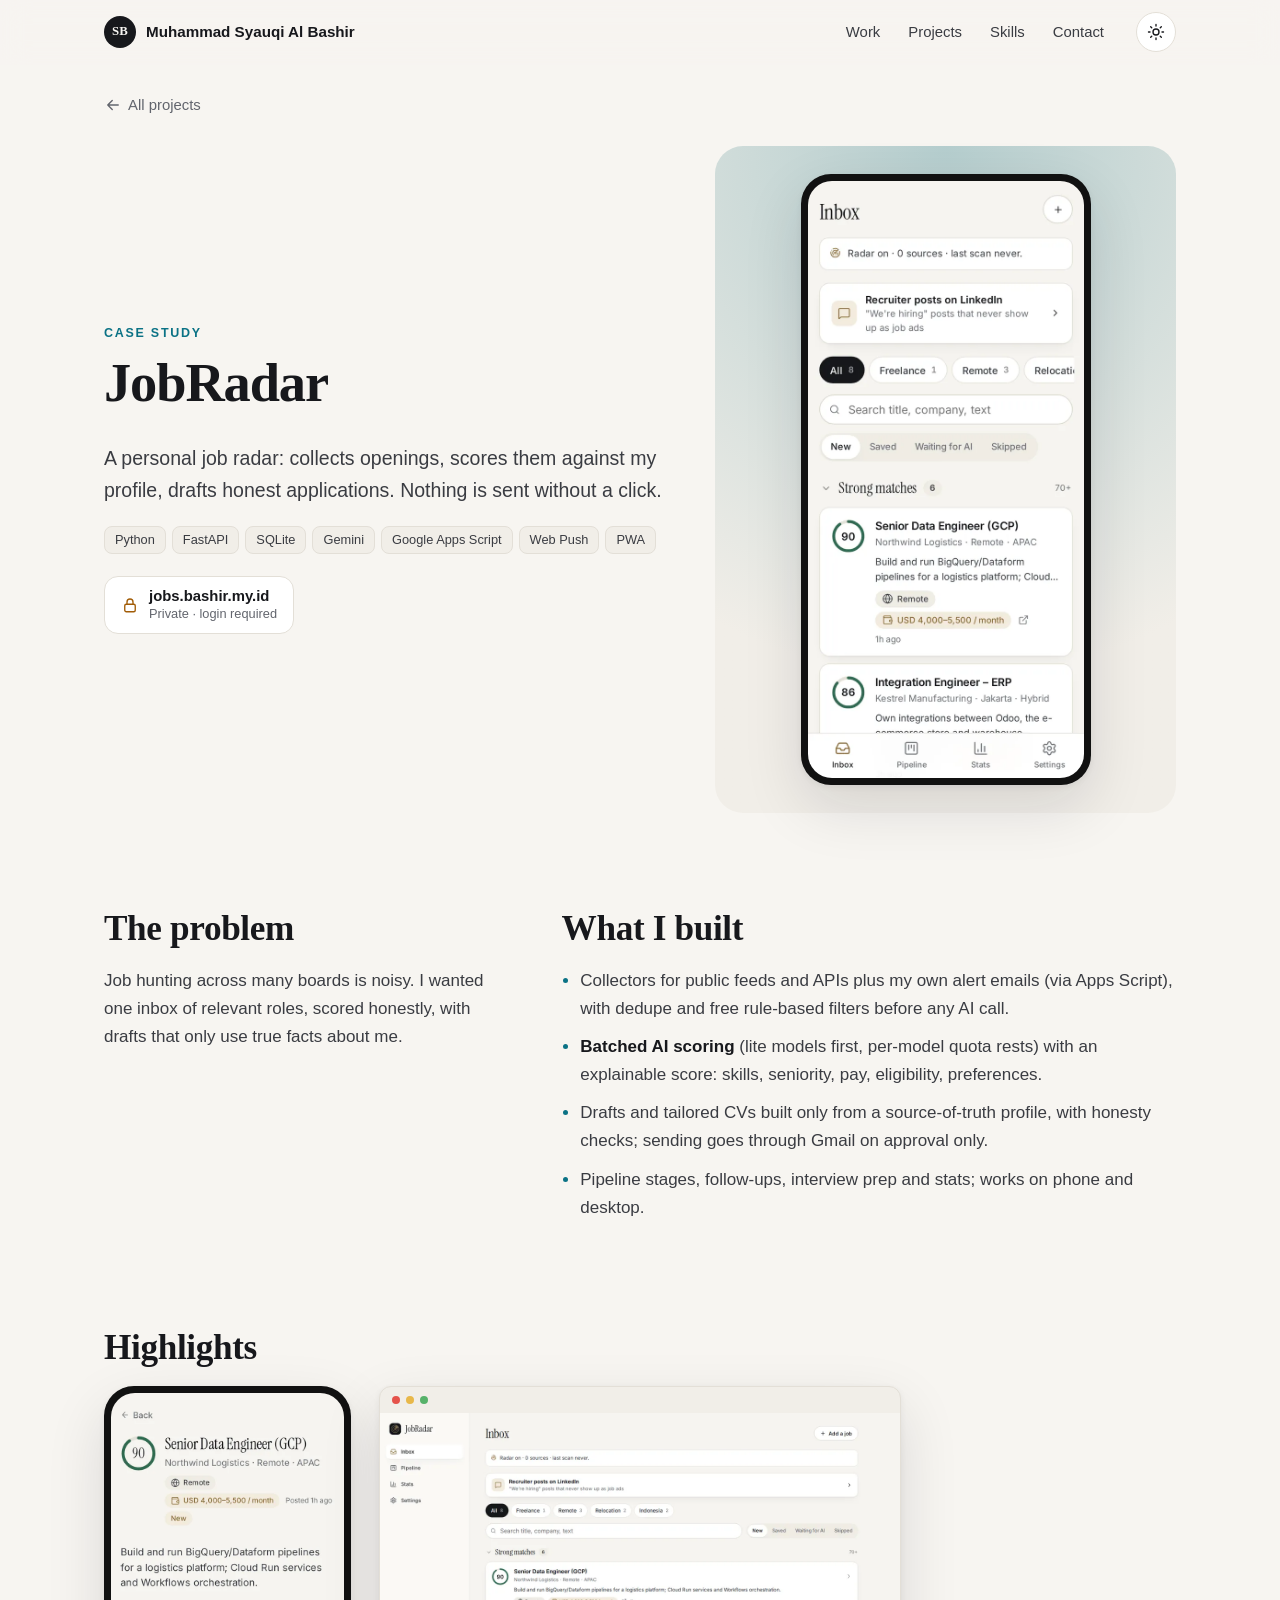
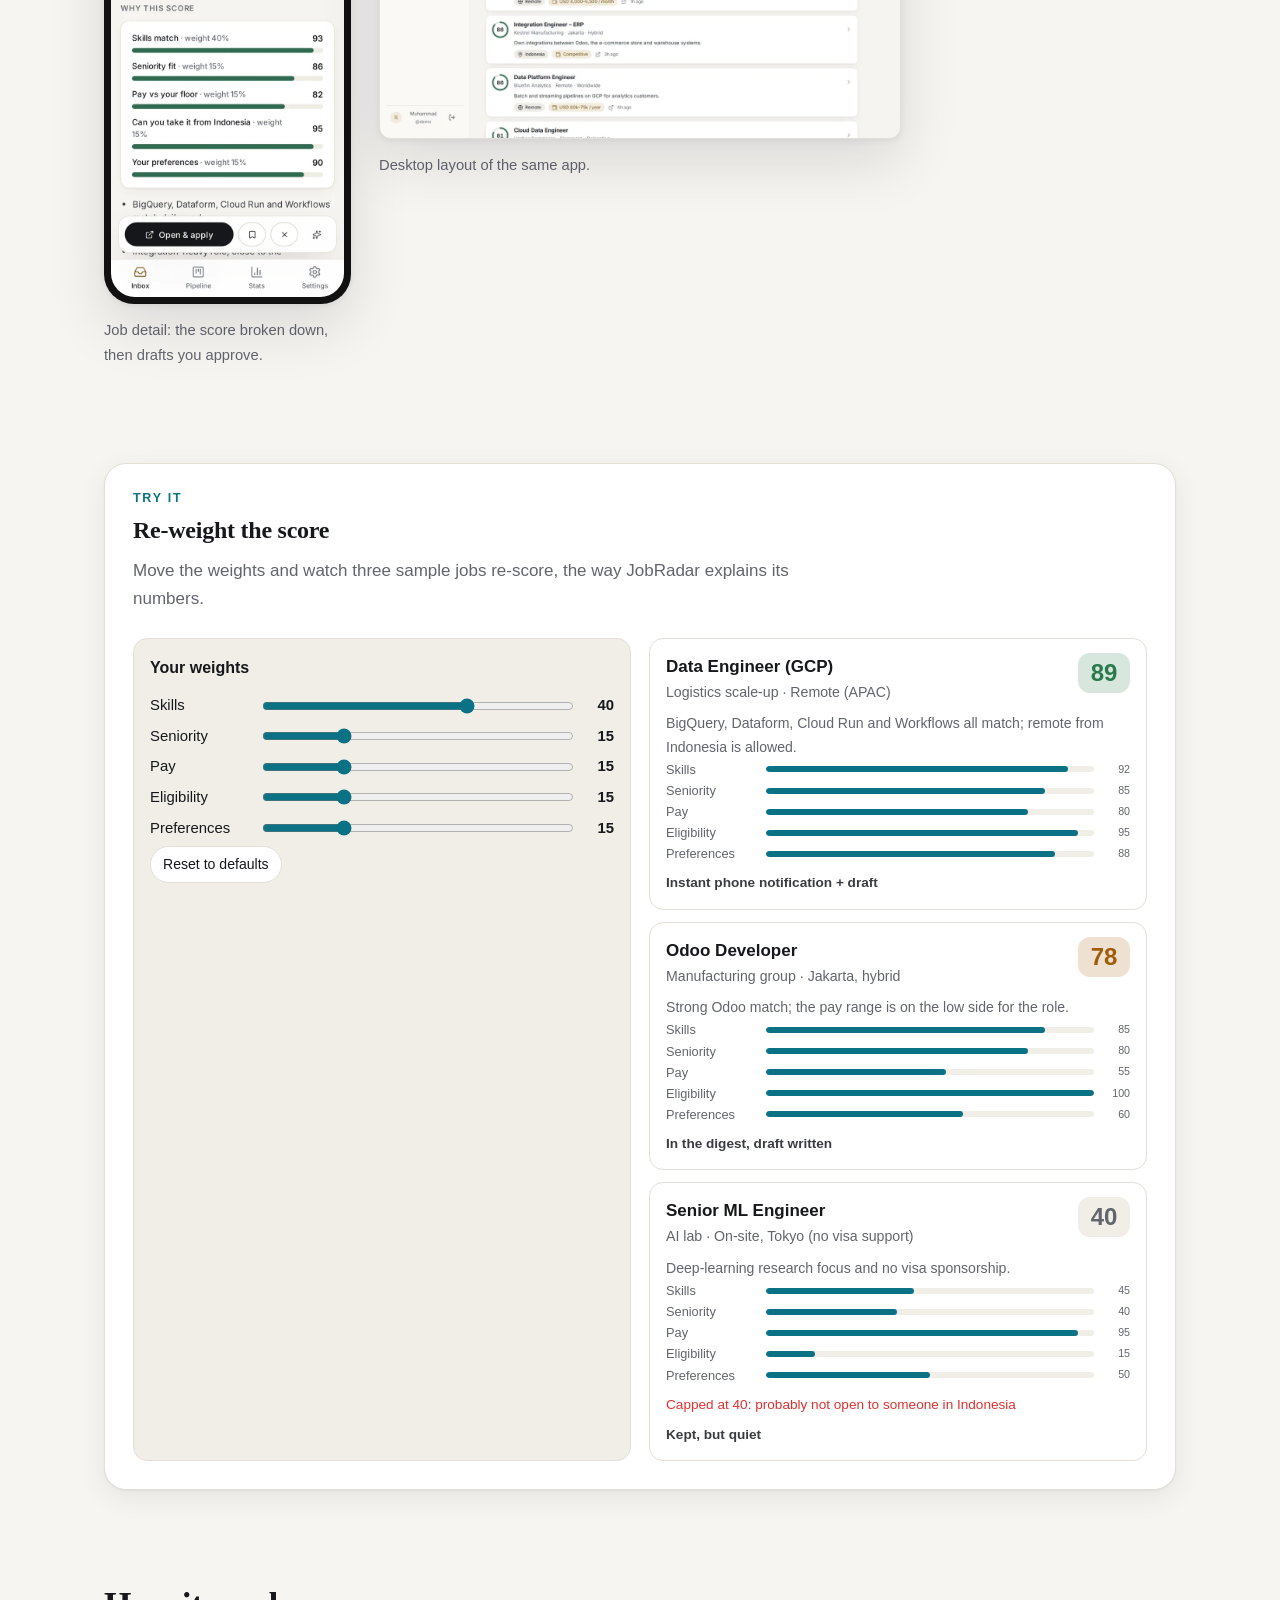
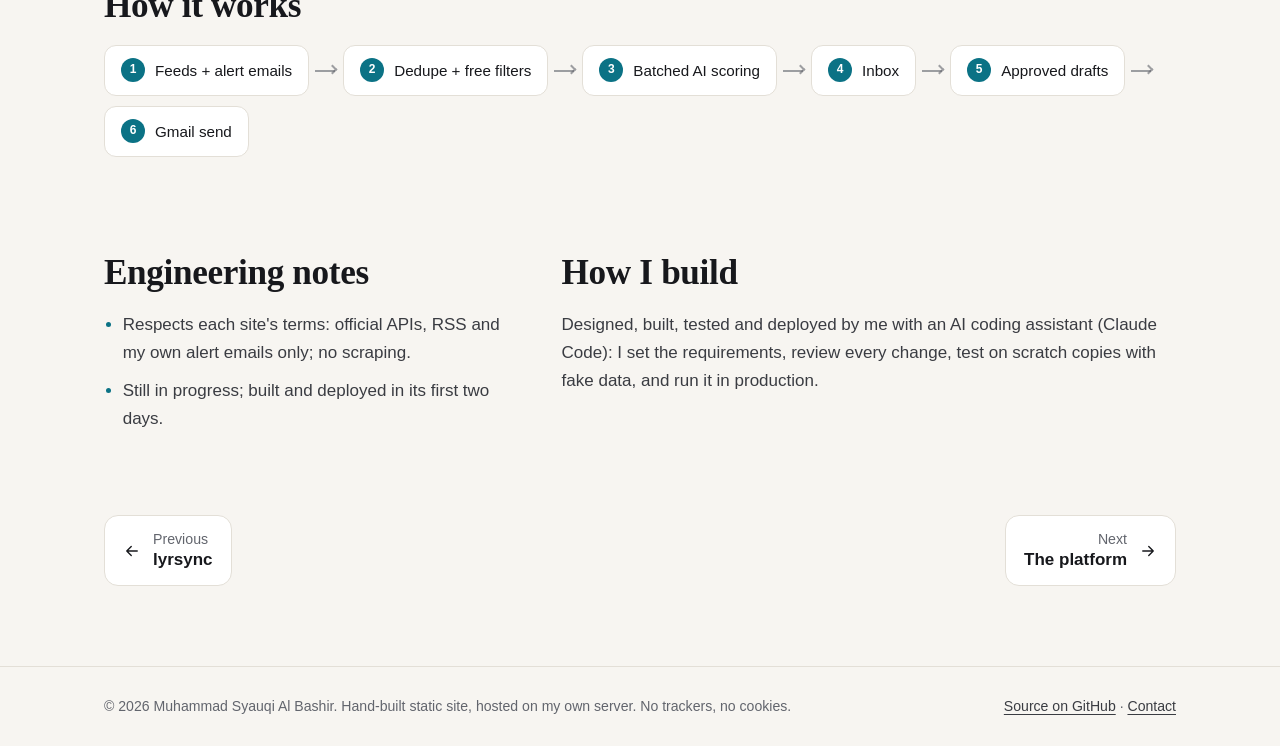
<file: site/projects/jobradar.html>
<!doctype html>
<html lang="en">
<head>
<meta charset="utf-8">
<meta name="viewport" content="width=device-width, initial-scale=1, viewport-fit=cover">
<title>JobRadar · Muhammad Syauqi Al Bashir</title>
<meta name="description" content="A personal job radar: collects openings, scores them against my profile, drafts honest applications. Nothing is sent without a click.">
<meta name="author" content="Muhammad Syauqi Al Bashir">
<meta name="color-scheme" content="light dark">
<meta name="theme-color" content="#f7f5f1" media="(prefers-color-scheme: light)">
<meta name="theme-color" content="#0f1012" media="(prefers-color-scheme: dark)">
<link rel="canonical" href="https://syauqi.bashir.my.id/projects/jobradar.html">
<meta property="og:type" content="website">
<meta property="og:title" content="JobRadar · Muhammad Syauqi Al Bashir">
<meta property="og:description" content="A personal job radar: collects openings, scores them against my profile, drafts honest applications. Nothing is sent without a click.">
<meta property="og:url" content="https://syauqi.bashir.my.id/projects/jobradar.html">
<meta property="og:image" content="https://syauqi.bashir.my.id/assets/og.png">
<meta name="twitter:card" content="summary_large_image">
<link rel="icon" href="../assets/favicon.svg" type="image/svg+xml">
<link rel="apple-touch-icon" href="../assets/apple-touch-icon.png">
<link rel="stylesheet" href="../assets/css/site.css?v=b73a1a5b52">
<link rel="stylesheet" href="../assets/css/accents.css?v=b73a1a5b52">
<script src="../assets/js/theme.js?v=b73a1a5b52"></script>
<script type="module" src="../assets/js/main.js?v=b73a1a5b52"></script>
</head>
<body data-p="jobradar">
<a class="skip" href="#main">Skip to content</a>
<header class="top">
  <div class="wrap bar">
    <a class="brand" href="../index.html" aria-label="Home"><span class="mono sm" aria-hidden="true">SB</span><span>Muhammad Syauqi Al Bashir</span></a>
    <nav class="nav" aria-label="Main">
      <a href="../index.html#work">Work</a><a href="../index.html#projects">Projects</a><a href="../index.html#skills">Skills</a><a href="../index.html#contact">Contact</a>
    </nav>
    <button class="theme" type="button" aria-label="Switch light or dark theme"><svg class="i sun" viewBox="0 0 24 24" fill="none" stroke="currentColor" stroke-width="1.8" stroke-linecap="round" stroke-linejoin="round" aria-hidden="true"><circle cx="12" cy="12" r="4"/><path d="M12 2v2M12 20v2M4.9 4.9l1.4 1.4M17.7 17.7l1.4 1.4M2 12h2M20 12h2M4.9 19.1l1.4-1.4M17.7 6.3l1.4-1.4"/></svg><svg class="i moon" viewBox="0 0 24 24" fill="none" stroke="currentColor" stroke-width="1.8" stroke-linecap="round" stroke-linejoin="round" aria-hidden="true"><path d="M20 14.5A8 8 0 1 1 9.5 4a6.5 6.5 0 0 0 10.5 10.5z"/></svg></button>
  </div>
</header>
<main id="main">

<section class="p-hero wrap">
  <a class="back" href="../index.html#projects"><svg class="i" viewBox="0 0 24 24" fill="none" stroke="currentColor" stroke-width="1.8" stroke-linecap="round" stroke-linejoin="round" aria-hidden="true"><path d="M19 12H5M11 6l-6 6 6 6"/></svg>All projects</a>
  <div class="p-top">
    <div>
      <p class="eyebrow">Case study</p>
      <h1>JobRadar</h1>
      <p class="lede">A personal job radar: collects openings, scores them against my profile, drafts honest applications. Nothing is sent without a click.</p>
      <ul class="chips"><li class="chip">Python</li><li class="chip">FastAPI</li><li class="chip">SQLite</li><li class="chip">Gemini</li><li class="chip">Google Apps Script</li><li class="chip">Web Push</li><li class="chip">PWA</li></ul>
      <div class="lives"><a class="live private" href="https://jobs.bashir.my.id" rel="noopener" target="_blank"><svg class="i" viewBox="0 0 24 24" fill="none" stroke="currentColor" stroke-width="1.8" stroke-linecap="round" stroke-linejoin="round" aria-hidden="true"><rect x="5" y="11" width="14" height="10" rx="2"/><path d="M8 11V8a4 4 0 0 1 8 0v3"/></svg><span><b>jobs.bashir.my.id</b><small>Private · login required</small></span></a></div>
    </div>
    <div class="p-cover"><div class="frame phone"><img class="m" src="../assets/media/jr-inbox.webp?v=7a5fb867" alt="JobRadar screenshot" loading="eager" decoding="async" width="600" height="1298"></div></div>
  </div>
</section>

<section class="wrap sec p-grid">
  <div class="reveal"><h2>The problem</h2><p>Job hunting across many boards is noisy. I wanted one inbox of relevant roles, scored honestly, with drafts that only use true facts about me.</p></div>
  <div class="reveal"><h2>What I built</h2><ul class="pts"><li>Collectors for public feeds and APIs plus my own alert emails (via Apps Script), with dedupe and free rule-based filters before any AI call.</li><li><b>Batched AI scoring</b> (lite models first, per-model quota rests) with an explainable score: skills, seniority, pay, eligibility, preferences.</li><li>Drafts and tailored CVs built only from a source-of-truth profile, with honesty checks; sending goes through Gmail on approval only.</li><li>Pipeline stages, follow-ups, interview prep and stats; works on phone and desktop.</li></ul></div>
</section>

<section class="wrap sec"><h2 class="reveal">Highlights</h2><div class="hls"><figure class="hl reveal"><div class="frame phone"><img class="m" src="../assets/media/jr-job.webp?v=eaca80c1" alt="Job detail: the score broken down, then drafts you approve." loading="lazy" decoding="async" width="600" height="1298"></div><figcaption>Job detail: the score broken down, then drafts you approve.</figcaption></figure><figure class="hl reveal"><div class="frame desktop"><img class="m" src="../assets/media/jr-desktop.webp?v=ea492d6a" alt="Desktop layout of the same app." loading="lazy" decoding="async" width="1200" height="750"></div><figcaption>Desktop layout of the same app.</figcaption></figure></div></section>

<section class="wrap sec"><section class="demo reveal" aria-label="Re-weight the score">
  <div class="demo-h"><p class="eyebrow">Try it</p><h3>Re-weight the score</h3><p>Move the weights and watch three sample jobs re-score, the way JobRadar explains its numbers.</p></div>
  <div class="demo-body" data-demo="score"><noscript>This demo needs JavaScript.</noscript></div>
</section></section>

<section class="wrap sec">
  <h2 class="reveal">How it works</h2>
  <ol class="flow"><li><span class="n">1</span>Feeds + alert emails</li><li><span class="n">2</span>Dedupe + free filters</li><li><span class="n">3</span>Batched AI scoring</li><li><span class="n">4</span>Inbox</li><li><span class="n">5</span>Approved drafts</li><li><span class="n">6</span>Gmail send</li></ol>
</section>

<section class="wrap sec p-grid">
  <div class="reveal"><h2>Engineering notes</h2><ul class="pts"><li>Respects each site&#x27;s terms: official APIs, RSS and my own alert emails only; no scraping.</li><li>Still in progress; built and deployed in its first two days.</li></ul></div>
  <div class="reveal"><h2>How I build</h2><p>Designed, built, tested and deployed by me with an AI coding assistant (Claude Code): I set the requirements, review every change, test on scratch copies with fake data, and run it in production.</p></div>
</section>



<nav class="wrap pn" aria-label="More projects">
  <a href="lyrsync.html"><svg class="i" viewBox="0 0 24 24" fill="none" stroke="currentColor" stroke-width="1.8" stroke-linecap="round" stroke-linejoin="round" aria-hidden="true"><path d="M19 12H5M11 6l-6 6 6 6"/></svg><span><small>Previous</small>lyrsync</span></a>
  <a href="platform.html"><span><small>Next</small>The platform</span><svg class="i" viewBox="0 0 24 24" fill="none" stroke="currentColor" stroke-width="1.8" stroke-linecap="round" stroke-linejoin="round" aria-hidden="true"><path d="M5 12h14M13 6l6 6-6 6"/></svg></a>
</nav>

</main>
<footer class="foot">
  <div class="wrap">
    <p>© 2026 Muhammad Syauqi Al Bashir. Hand-built static site, hosted on my own server. No trackers, no cookies.</p>
    <p><a href="https://github.com/MuhammadSyauqiAlBashir/portfolio" rel="noopener" target="_blank">Source on GitHub</a> · <a href="../index.html#contact">Contact</a></p>
  </div>
</footer>
</body>
</html>
</file>
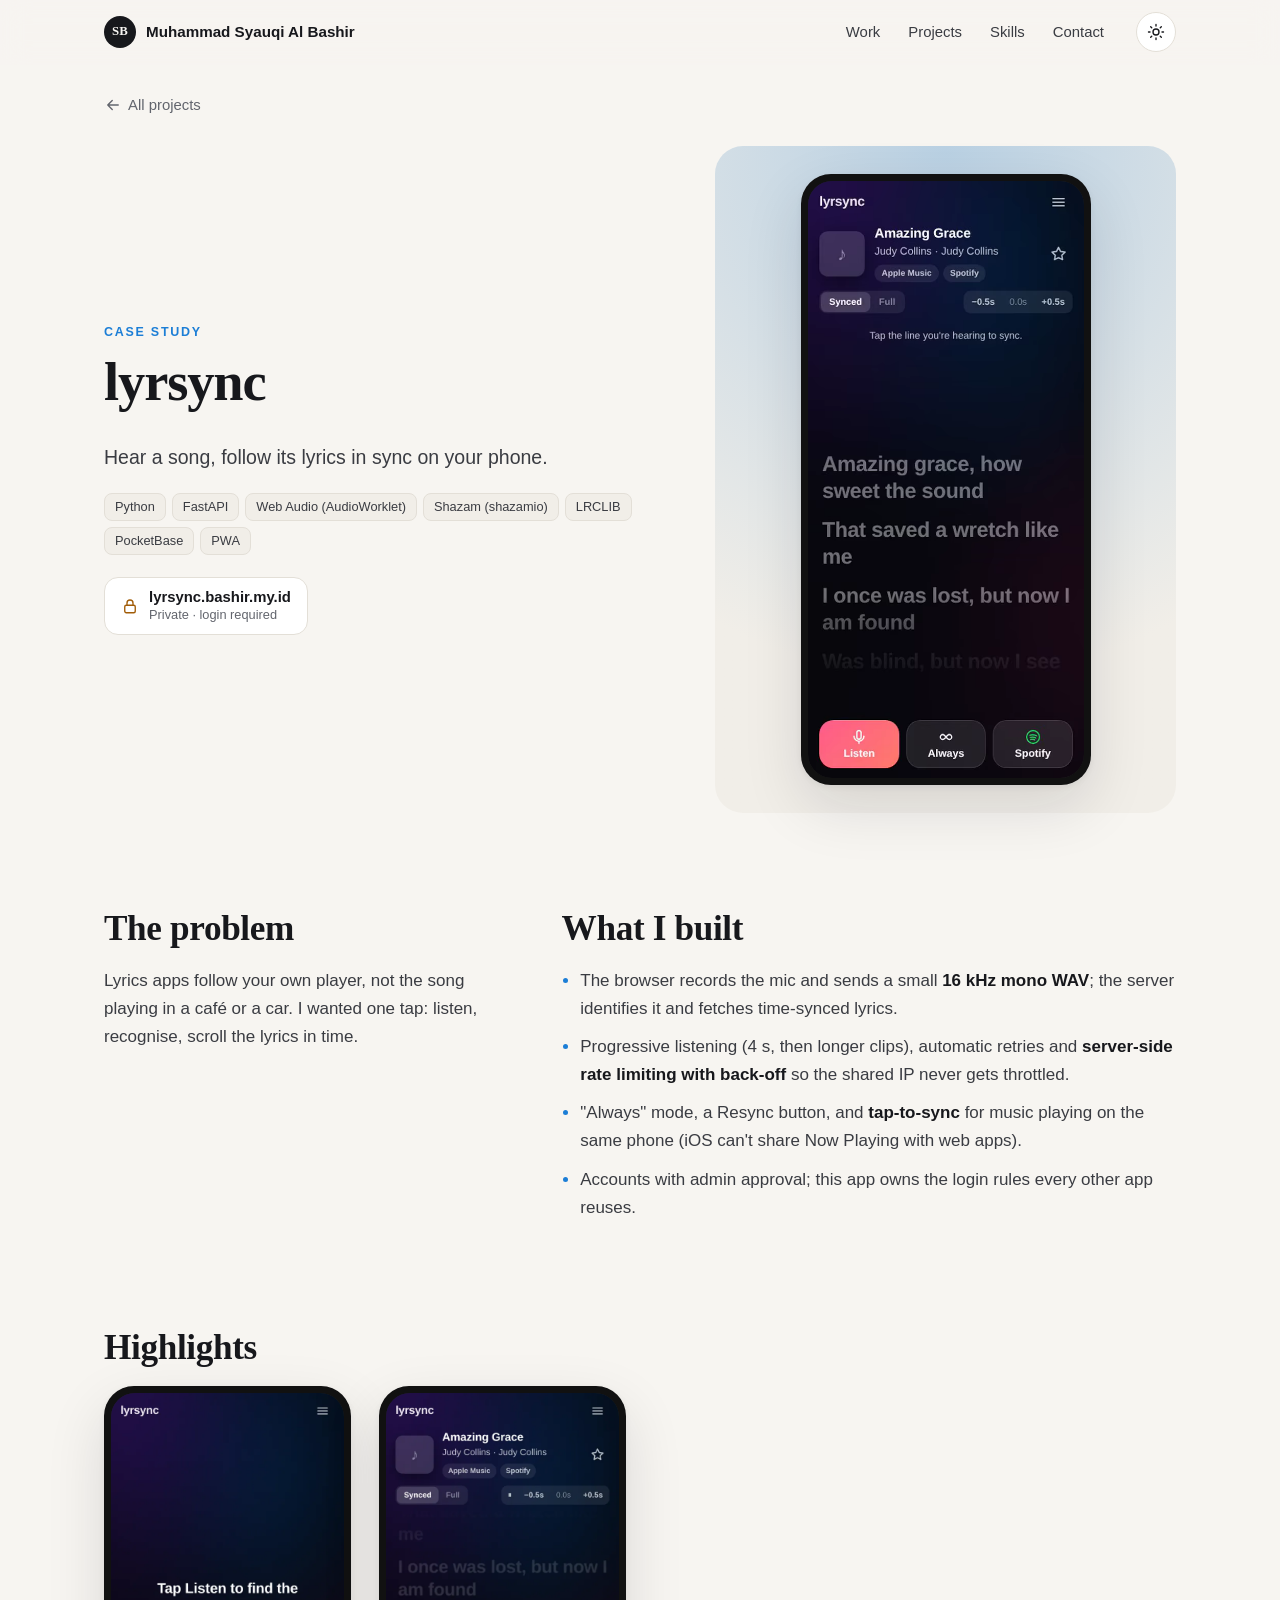
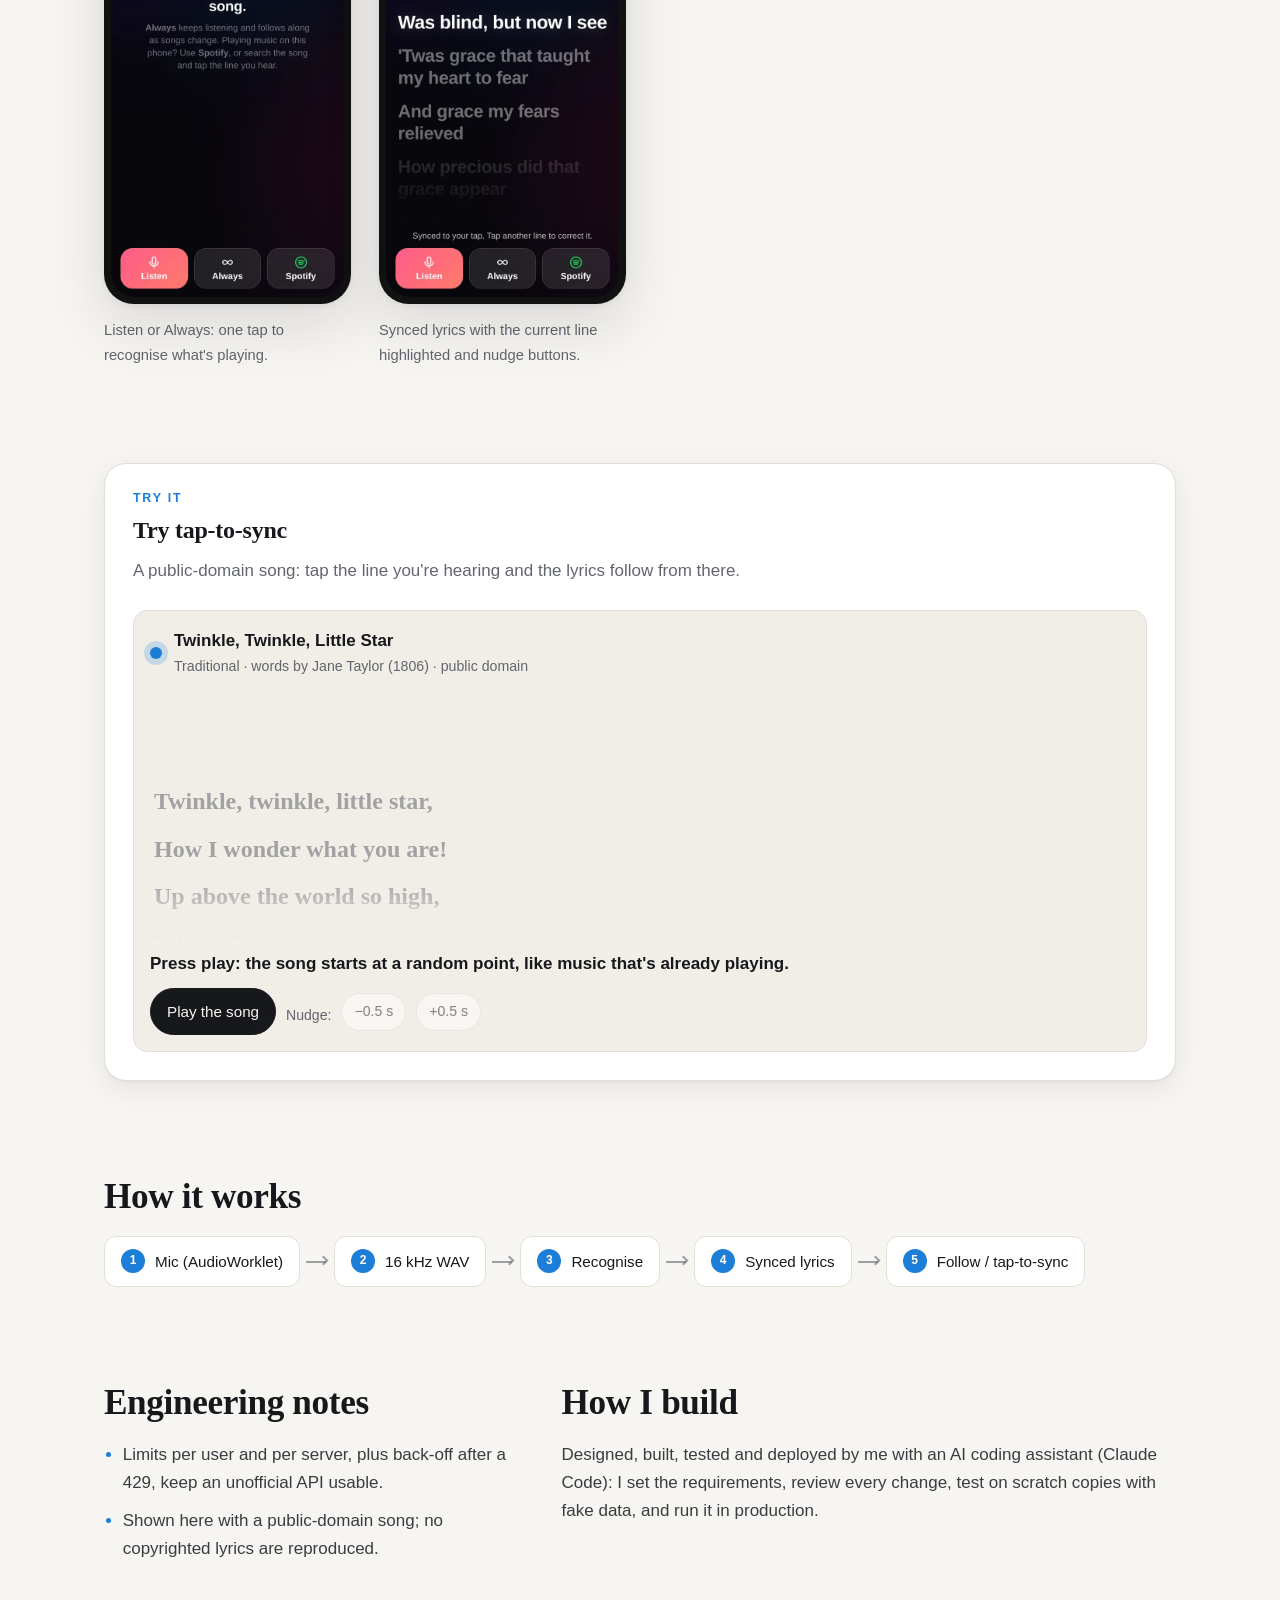
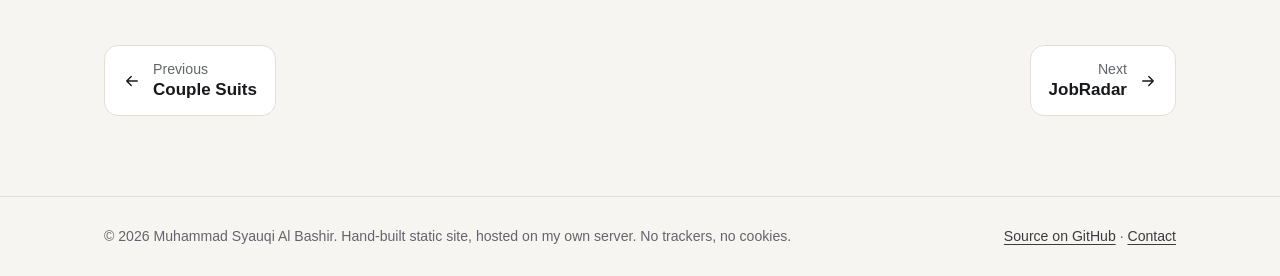
<file: site/projects/lyrsync.html>
<!doctype html>
<html lang="en">
<head>
<meta charset="utf-8">
<meta name="viewport" content="width=device-width, initial-scale=1, viewport-fit=cover">
<title>lyrsync · Muhammad Syauqi Al Bashir</title>
<meta name="description" content="Hear a song, follow its lyrics in sync on your phone.">
<meta name="author" content="Muhammad Syauqi Al Bashir">
<meta name="color-scheme" content="light dark">
<meta name="theme-color" content="#f7f5f1" media="(prefers-color-scheme: light)">
<meta name="theme-color" content="#0f1012" media="(prefers-color-scheme: dark)">
<link rel="canonical" href="https://syauqi.bashir.my.id/projects/lyrsync.html">
<meta property="og:type" content="website">
<meta property="og:title" content="lyrsync · Muhammad Syauqi Al Bashir">
<meta property="og:description" content="Hear a song, follow its lyrics in sync on your phone.">
<meta property="og:url" content="https://syauqi.bashir.my.id/projects/lyrsync.html">
<meta property="og:image" content="https://syauqi.bashir.my.id/assets/og.png">
<meta name="twitter:card" content="summary_large_image">
<link rel="icon" href="../assets/favicon.svg" type="image/svg+xml">
<link rel="apple-touch-icon" href="../assets/apple-touch-icon.png">
<link rel="stylesheet" href="../assets/css/site.css?v=b73a1a5b52">
<link rel="stylesheet" href="../assets/css/accents.css?v=b73a1a5b52">
<script src="../assets/js/theme.js?v=b73a1a5b52"></script>
<script type="module" src="../assets/js/main.js?v=b73a1a5b52"></script>
</head>
<body data-p="lyrsync">
<a class="skip" href="#main">Skip to content</a>
<header class="top">
  <div class="wrap bar">
    <a class="brand" href="../index.html" aria-label="Home"><span class="mono sm" aria-hidden="true">SB</span><span>Muhammad Syauqi Al Bashir</span></a>
    <nav class="nav" aria-label="Main">
      <a href="../index.html#work">Work</a><a href="../index.html#projects">Projects</a><a href="../index.html#skills">Skills</a><a href="../index.html#contact">Contact</a>
    </nav>
    <button class="theme" type="button" aria-label="Switch light or dark theme"><svg class="i sun" viewBox="0 0 24 24" fill="none" stroke="currentColor" stroke-width="1.8" stroke-linecap="round" stroke-linejoin="round" aria-hidden="true"><circle cx="12" cy="12" r="4"/><path d="M12 2v2M12 20v2M4.9 4.9l1.4 1.4M17.7 17.7l1.4 1.4M2 12h2M20 12h2M4.9 19.1l1.4-1.4M17.7 6.3l1.4-1.4"/></svg><svg class="i moon" viewBox="0 0 24 24" fill="none" stroke="currentColor" stroke-width="1.8" stroke-linecap="round" stroke-linejoin="round" aria-hidden="true"><path d="M20 14.5A8 8 0 1 1 9.5 4a6.5 6.5 0 0 0 10.5 10.5z"/></svg></button>
  </div>
</header>
<main id="main">

<section class="p-hero wrap">
  <a class="back" href="../index.html#projects"><svg class="i" viewBox="0 0 24 24" fill="none" stroke="currentColor" stroke-width="1.8" stroke-linecap="round" stroke-linejoin="round" aria-hidden="true"><path d="M19 12H5M11 6l-6 6 6 6"/></svg>All projects</a>
  <div class="p-top">
    <div>
      <p class="eyebrow">Case study</p>
      <h1>lyrsync</h1>
      <p class="lede">Hear a song, follow its lyrics in sync on your phone.</p>
      <ul class="chips"><li class="chip">Python</li><li class="chip">FastAPI</li><li class="chip">Web Audio (AudioWorklet)</li><li class="chip">Shazam (shazamio)</li><li class="chip">LRCLIB</li><li class="chip">PocketBase</li><li class="chip">PWA</li></ul>
      <div class="lives"><a class="live private" href="https://lyrsync.bashir.my.id" rel="noopener" target="_blank"><svg class="i" viewBox="0 0 24 24" fill="none" stroke="currentColor" stroke-width="1.8" stroke-linecap="round" stroke-linejoin="round" aria-hidden="true"><rect x="5" y="11" width="14" height="10" rx="2"/><path d="M8 11V8a4 4 0 0 1 8 0v3"/></svg><span><b>lyrsync.bashir.my.id</b><small>Private · login required</small></span></a></div>
    </div>
    <div class="p-cover"><div class="frame phone"><video class="m" poster="../assets/media/lyr-loop.webp?v=2c502611" muted loop playsinline disableremoteplayback disablepictureinpicture preload="none" data-autoplay aria-label="lyrsync screenshot"><source src="../assets/media/lyr-loop.mp4?v=ba2df818" type="video/mp4"><source src="../assets/media/lyr-loop.webm?v=120bb8b0" type="video/webm"></video></div></div>
  </div>
</section>

<section class="wrap sec p-grid">
  <div class="reveal"><h2>The problem</h2><p>Lyrics apps follow your own player, not the song playing in a café or a car. I wanted one tap: listen, recognise, scroll the lyrics in time.</p></div>
  <div class="reveal"><h2>What I built</h2><ul class="pts"><li>The browser records the mic and sends a small <b>16 kHz mono WAV</b>; the server identifies it and fetches time-synced lyrics.</li><li>Progressive listening (4 s, then longer clips), automatic retries and <b>server-side rate limiting with back-off</b> so the shared IP never gets throttled.</li><li>"Always" mode, a Resync button, and <b>tap-to-sync</b> for music playing on the same phone (iOS can't share Now Playing with web apps).</li><li>Accounts with admin approval; this app owns the login rules every other app reuses.</li></ul></div>
</section>

<section class="wrap sec"><h2 class="reveal">Highlights</h2><div class="hls"><figure class="hl reveal"><div class="frame phone"><img class="m" src="../assets/media/lyr-home.webp?v=05b5c31b" alt="Listen or Always: one tap to recognise what&#x27;s playing." loading="lazy" decoding="async" width="600" height="1298"></div><figcaption>Listen or Always: one tap to recognise what&#x27;s playing.</figcaption></figure><figure class="hl reveal"><div class="frame phone"><img class="m" src="../assets/media/lyr-synced.webp?v=a4eac27f" alt="Synced lyrics with the current line highlighted and nudge buttons." loading="lazy" decoding="async" width="600" height="1298"></div><figcaption>Synced lyrics with the current line highlighted and nudge buttons.</figcaption></figure></div></section>

<section class="wrap sec"><section class="demo reveal" aria-label="Try tap-to-sync">
  <div class="demo-h"><p class="eyebrow">Try it</p><h3>Try tap-to-sync</h3><p>A public-domain song: tap the line you&#x27;re hearing and the lyrics follow from there.</p></div>
  <div class="demo-body" data-demo="lyrics"><noscript>This demo needs JavaScript.</noscript></div>
</section></section>

<section class="wrap sec">
  <h2 class="reveal">How it works</h2>
  <ol class="flow"><li><span class="n">1</span>Mic (AudioWorklet)</li><li><span class="n">2</span>16 kHz WAV</li><li><span class="n">3</span>Recognise</li><li><span class="n">4</span>Synced lyrics</li><li><span class="n">5</span>Follow / tap-to-sync</li></ol>
</section>

<section class="wrap sec p-grid">
  <div class="reveal"><h2>Engineering notes</h2><ul class="pts"><li>Limits per user and per server, plus back-off after a 429, keep an unofficial API usable.</li><li>Shown here with a public-domain song; no copyrighted lyrics are reproduced.</li></ul></div>
  <div class="reveal"><h2>How I build</h2><p>Designed, built, tested and deployed by me with an AI coding assistant (Claude Code): I set the requirements, review every change, test on scratch copies with fake data, and run it in production.</p></div>
</section>



<nav class="wrap pn" aria-label="More projects">
  <a href="couple-suits.html"><svg class="i" viewBox="0 0 24 24" fill="none" stroke="currentColor" stroke-width="1.8" stroke-linecap="round" stroke-linejoin="round" aria-hidden="true"><path d="M19 12H5M11 6l-6 6 6 6"/></svg><span><small>Previous</small>Couple Suits</span></a>
  <a href="jobradar.html"><span><small>Next</small>JobRadar</span><svg class="i" viewBox="0 0 24 24" fill="none" stroke="currentColor" stroke-width="1.8" stroke-linecap="round" stroke-linejoin="round" aria-hidden="true"><path d="M5 12h14M13 6l6 6-6 6"/></svg></a>
</nav>

</main>
<footer class="foot">
  <div class="wrap">
    <p>© 2026 Muhammad Syauqi Al Bashir. Hand-built static site, hosted on my own server. No trackers, no cookies.</p>
    <p><a href="https://github.com/MuhammadSyauqiAlBashir/portfolio" rel="noopener" target="_blank">Source on GitHub</a> · <a href="../index.html#contact">Contact</a></p>
  </div>
</footer>
</body>
</html>
</file>
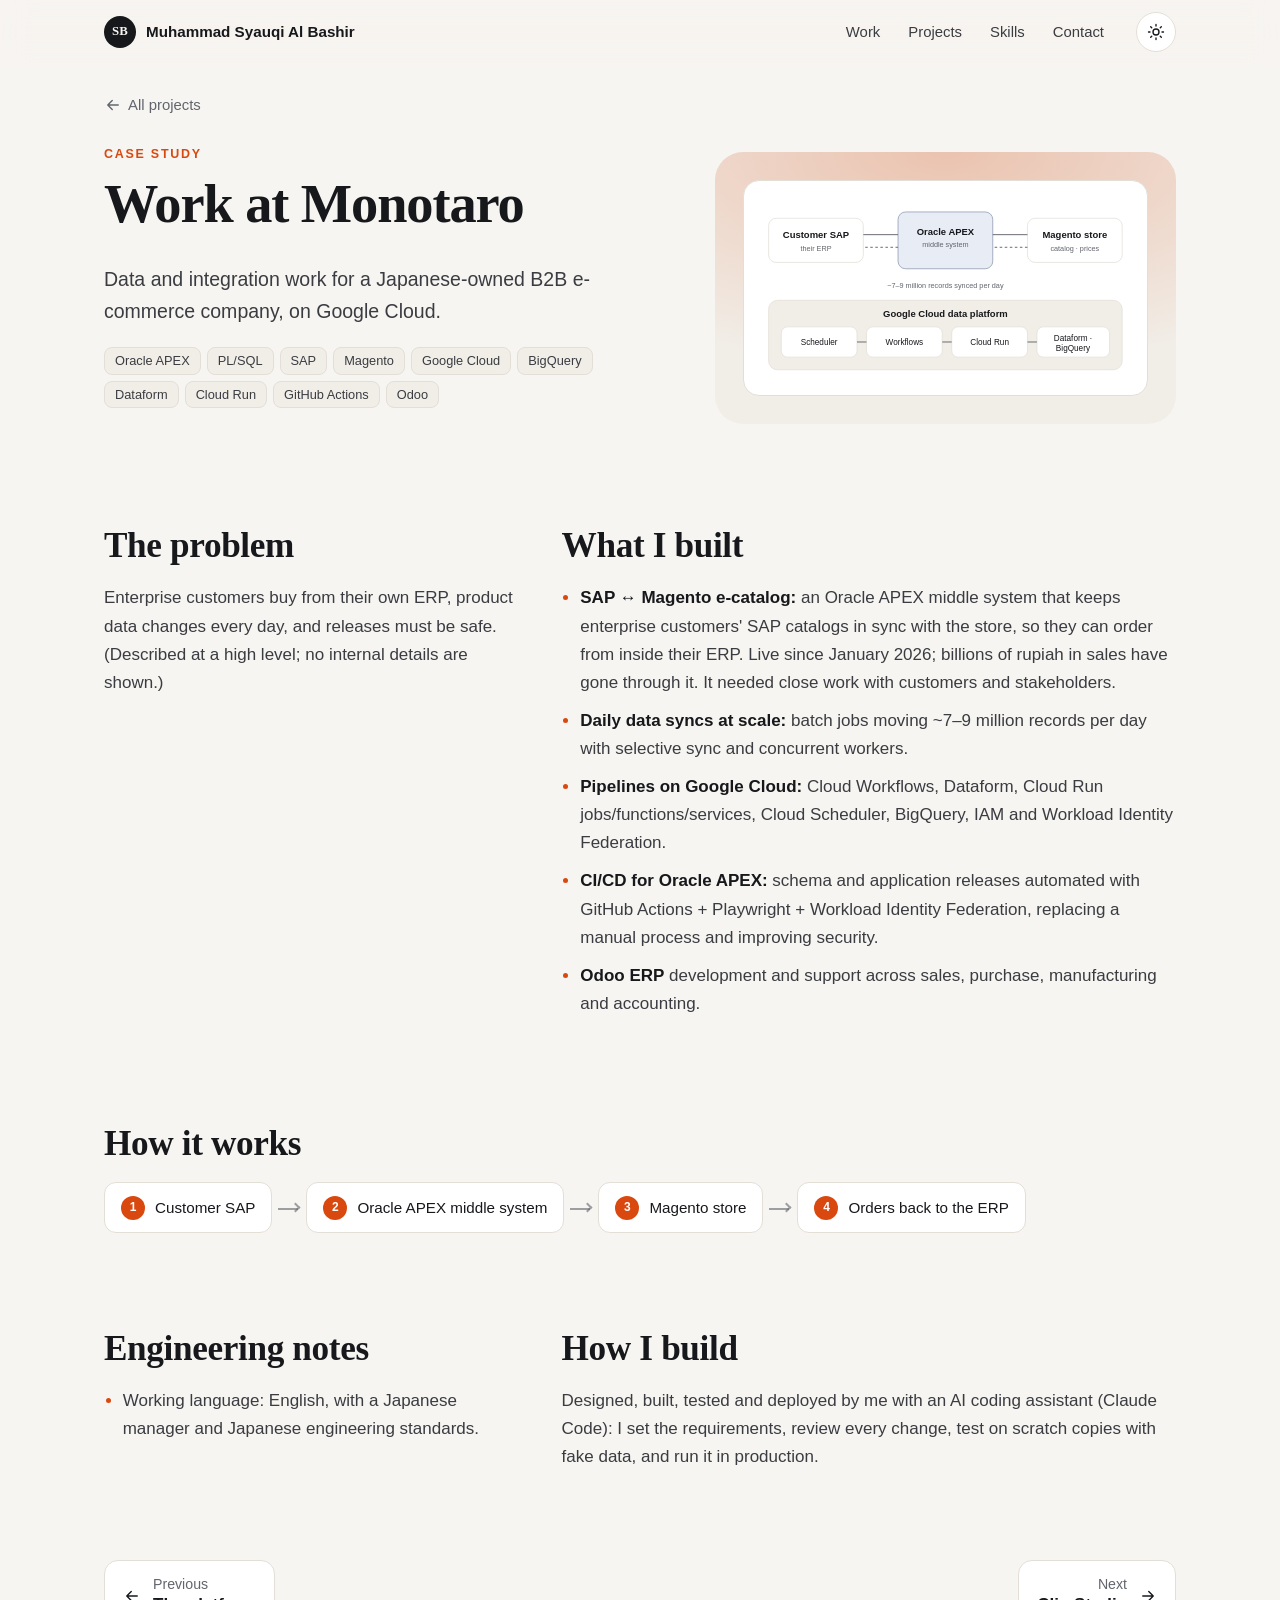
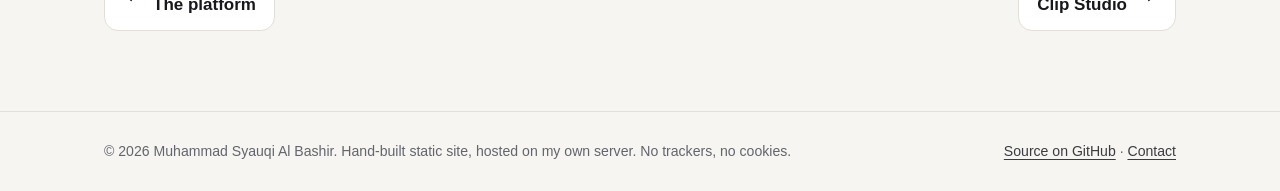
<file: site/projects/monotaro.html>
<!doctype html>
<html lang="en">
<head>
<meta charset="utf-8">
<meta name="viewport" content="width=device-width, initial-scale=1, viewport-fit=cover">
<title>Work at Monotaro · Muhammad Syauqi Al Bashir</title>
<meta name="description" content="Data and integration work for a Japanese-owned B2B e-commerce company, on Google Cloud.">
<meta name="author" content="Muhammad Syauqi Al Bashir">
<meta name="color-scheme" content="light dark">
<meta name="theme-color" content="#f7f5f1" media="(prefers-color-scheme: light)">
<meta name="theme-color" content="#0f1012" media="(prefers-color-scheme: dark)">
<link rel="canonical" href="https://syauqi.bashir.my.id/projects/monotaro.html">
<meta property="og:type" content="website">
<meta property="og:title" content="Work at Monotaro · Muhammad Syauqi Al Bashir">
<meta property="og:description" content="Data and integration work for a Japanese-owned B2B e-commerce company, on Google Cloud.">
<meta property="og:url" content="https://syauqi.bashir.my.id/projects/monotaro.html">
<meta property="og:image" content="https://syauqi.bashir.my.id/assets/og.png">
<meta name="twitter:card" content="summary_large_image">
<link rel="icon" href="../assets/favicon.svg" type="image/svg+xml">
<link rel="apple-touch-icon" href="../assets/apple-touch-icon.png">
<link rel="stylesheet" href="../assets/css/site.css?v=b73a1a5b52">
<link rel="stylesheet" href="../assets/css/accents.css?v=b73a1a5b52">
<script src="../assets/js/theme.js?v=b73a1a5b52"></script>
<script type="module" src="../assets/js/main.js?v=b73a1a5b52"></script>
</head>
<body data-p="monotaro">
<a class="skip" href="#main">Skip to content</a>
<header class="top">
  <div class="wrap bar">
    <a class="brand" href="../index.html" aria-label="Home"><span class="mono sm" aria-hidden="true">SB</span><span>Muhammad Syauqi Al Bashir</span></a>
    <nav class="nav" aria-label="Main">
      <a href="../index.html#work">Work</a><a href="../index.html#projects">Projects</a><a href="../index.html#skills">Skills</a><a href="../index.html#contact">Contact</a>
    </nav>
    <button class="theme" type="button" aria-label="Switch light or dark theme"><svg class="i sun" viewBox="0 0 24 24" fill="none" stroke="currentColor" stroke-width="1.8" stroke-linecap="round" stroke-linejoin="round" aria-hidden="true"><circle cx="12" cy="12" r="4"/><path d="M12 2v2M12 20v2M4.9 4.9l1.4 1.4M17.7 17.7l1.4 1.4M2 12h2M20 12h2M4.9 19.1l1.4-1.4M17.7 6.3l1.4-1.4"/></svg><svg class="i moon" viewBox="0 0 24 24" fill="none" stroke="currentColor" stroke-width="1.8" stroke-linecap="round" stroke-linejoin="round" aria-hidden="true"><path d="M20 14.5A8 8 0 1 1 9.5 4a6.5 6.5 0 0 0 10.5 10.5z"/></svg></button>
  </div>
</header>
<main id="main">

<section class="p-hero wrap">
  <a class="back" href="../index.html#projects"><svg class="i" viewBox="0 0 24 24" fill="none" stroke="currentColor" stroke-width="1.8" stroke-linecap="round" stroke-linejoin="round" aria-hidden="true"><path d="M19 12H5M11 6l-6 6 6 6"/></svg>All projects</a>
  <div class="p-top">
    <div>
      <p class="eyebrow">Case study</p>
      <h1>Work at Monotaro</h1>
      <p class="lede">Data and integration work for a Japanese-owned B2B e-commerce company, on Google Cloud.</p>
      <ul class="chips"><li class="chip">Oracle APEX</li><li class="chip">PL/SQL</li><li class="chip">SAP</li><li class="chip">Magento</li><li class="chip">Google Cloud</li><li class="chip">BigQuery</li><li class="chip">Dataform</li><li class="chip">Cloud Run</li><li class="chip">GitHub Actions</li><li class="chip">Odoo</li></ul>
      <div class="lives"></div>
    </div>
    <div class="p-cover"><div class="frame svgf"><svg class="diagram" viewBox="0 0 600 300" role="img" aria-label="SAP to Magento integration diagram">
  <rect x="20" y="40" width="150" height="70" rx="12" class="d-box"/><text x="95" y="72" class="d-h" text-anchor="middle">Customer SAP</text><text x="95" y="92" class="d-s" text-anchor="middle">their ERP</text>
  <rect x="225" y="30" width="150" height="90" rx="12" class="d-acc"/><text x="300" y="66" class="d-h" text-anchor="middle">Oracle APEX</text><text x="300" y="86" class="d-s" text-anchor="middle">middle system</text>
  <rect x="430" y="40" width="150" height="70" rx="12" class="d-box"/><text x="505" y="72" class="d-h" text-anchor="middle">Magento store</text><text x="505" y="92" class="d-s" text-anchor="middle">catalog · prices</text>
  <path d="M170 66h55M375 66h55" class="d-line"/><path d="M225 86h-55M430 86h-55" class="d-line dash"/>
  <rect x="20" y="170" width="560" height="110" rx="14" class="d-box2"/>
  <text x="300" y="196" class="d-h" text-anchor="middle">Google Cloud data platform</text>
  <rect x="40" y="212" width="120" height="48" rx="10" class="d-box"/><text x="100" y="241" class="d-t" text-anchor="middle">Scheduler</text>
  <rect x="175" y="212" width="120" height="48" rx="10" class="d-box"/><text x="235" y="241" class="d-t" text-anchor="middle">Workflows</text>
  <rect x="310" y="212" width="120" height="48" rx="10" class="d-box"/><text x="370" y="241" class="d-t" text-anchor="middle">Cloud Run</text>
  <rect x="445" y="212" width="115" height="48" rx="10" class="d-box"/><text x="502" y="235" class="d-t" text-anchor="middle">Dataform ·</text><text x="502" y="251" class="d-t" text-anchor="middle">BigQuery</text>
  <path d="M160 236h15M295 236h15M430 236h15" class="d-line"/>
  <text x="300" y="150" class="d-s" text-anchor="middle">~7–9 million records synced per day</text>
</svg></div></div>
  </div>
</section>

<section class="wrap sec p-grid">
  <div class="reveal"><h2>The problem</h2><p>Enterprise customers buy from their own ERP, product data changes every day, and releases must be safe. (Described at a high level; no internal details are shown.)</p></div>
  <div class="reveal"><h2>What I built</h2><ul class="pts"><li><b>SAP ↔ Magento e-catalog:</b> an Oracle APEX middle system that keeps enterprise customers' SAP catalogs in sync with the store, so they can order from inside their ERP. Live since January 2026; billions of rupiah in sales have gone through it. It needed close work with customers and stakeholders.</li><li><b>Daily data syncs at scale:</b> batch jobs moving ~7–9 million records per day with selective sync and concurrent workers.</li><li><b>Pipelines on Google Cloud:</b> Cloud Workflows, Dataform, Cloud Run jobs/functions/services, Cloud Scheduler, BigQuery, IAM and Workload Identity Federation.</li><li><b>CI/CD for Oracle APEX:</b> schema and application releases automated with GitHub Actions + Playwright + Workload Identity Federation, replacing a manual process and improving security.</li><li><b>Odoo ERP</b> development and support across sales, purchase, manufacturing and accounting.</li></ul></div>
</section>





<section class="wrap sec">
  <h2 class="reveal">How it works</h2>
  <ol class="flow"><li><span class="n">1</span>Customer SAP</li><li><span class="n">2</span>Oracle APEX middle system</li><li><span class="n">3</span>Magento store</li><li><span class="n">4</span>Orders back to the ERP</li></ol>
</section>

<section class="wrap sec p-grid">
  <div class="reveal"><h2>Engineering notes</h2><ul class="pts"><li>Working language: English, with a Japanese manager and Japanese engineering standards.</li></ul></div>
  <div class="reveal"><h2>How I build</h2><p>Designed, built, tested and deployed by me with an AI coding assistant (Claude Code): I set the requirements, review every change, test on scratch copies with fake data, and run it in production.</p></div>
</section>



<nav class="wrap pn" aria-label="More projects">
  <a href="platform.html"><svg class="i" viewBox="0 0 24 24" fill="none" stroke="currentColor" stroke-width="1.8" stroke-linecap="round" stroke-linejoin="round" aria-hidden="true"><path d="M19 12H5M11 6l-6 6 6 6"/></svg><span><small>Previous</small>The platform</span></a>
  <a href="clipstudio.html"><span><small>Next</small>Clip Studio</span><svg class="i" viewBox="0 0 24 24" fill="none" stroke="currentColor" stroke-width="1.8" stroke-linecap="round" stroke-linejoin="round" aria-hidden="true"><path d="M5 12h14M13 6l6 6-6 6"/></svg></a>
</nav>

</main>
<footer class="foot">
  <div class="wrap">
    <p>© 2026 Muhammad Syauqi Al Bashir. Hand-built static site, hosted on my own server. No trackers, no cookies.</p>
    <p><a href="https://github.com/MuhammadSyauqiAlBashir/portfolio" rel="noopener" target="_blank">Source on GitHub</a> · <a href="../index.html#contact">Contact</a></p>
  </div>
</footer>
</body>
</html>
</file>
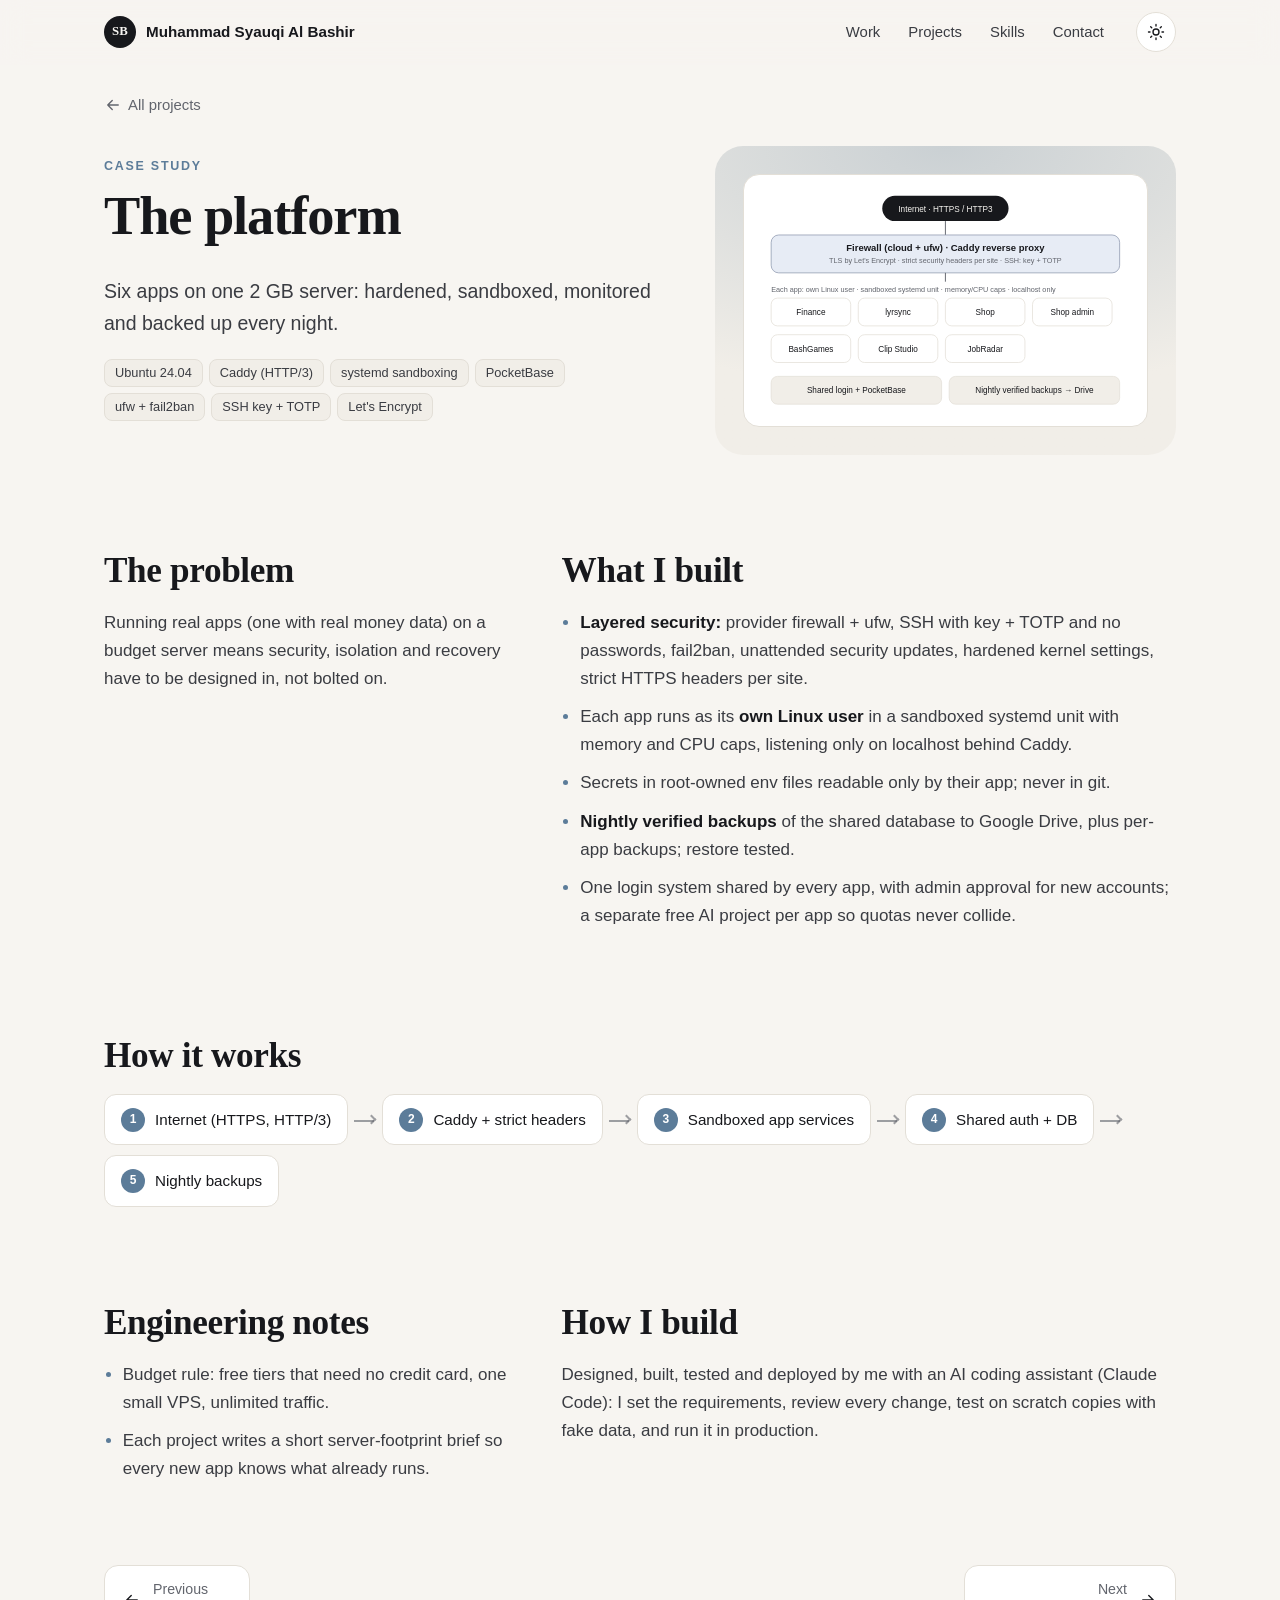
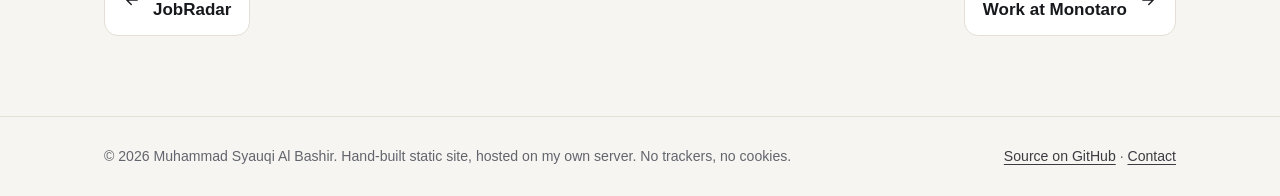
<file: site/projects/platform.html>
<!doctype html>
<html lang="en">
<head>
<meta charset="utf-8">
<meta name="viewport" content="width=device-width, initial-scale=1, viewport-fit=cover">
<title>The platform · Muhammad Syauqi Al Bashir</title>
<meta name="description" content="Six apps on one 2 GB server: hardened, sandboxed, monitored and backed up every night.">
<meta name="author" content="Muhammad Syauqi Al Bashir">
<meta name="color-scheme" content="light dark">
<meta name="theme-color" content="#f7f5f1" media="(prefers-color-scheme: light)">
<meta name="theme-color" content="#0f1012" media="(prefers-color-scheme: dark)">
<link rel="canonical" href="https://syauqi.bashir.my.id/projects/platform.html">
<meta property="og:type" content="website">
<meta property="og:title" content="The platform · Muhammad Syauqi Al Bashir">
<meta property="og:description" content="Six apps on one 2 GB server: hardened, sandboxed, monitored and backed up every night.">
<meta property="og:url" content="https://syauqi.bashir.my.id/projects/platform.html">
<meta property="og:image" content="https://syauqi.bashir.my.id/assets/og.png">
<meta name="twitter:card" content="summary_large_image">
<link rel="icon" href="../assets/favicon.svg" type="image/svg+xml">
<link rel="apple-touch-icon" href="../assets/apple-touch-icon.png">
<link rel="stylesheet" href="../assets/css/site.css?v=b73a1a5b52">
<link rel="stylesheet" href="../assets/css/accents.css?v=b73a1a5b52">
<script src="../assets/js/theme.js?v=b73a1a5b52"></script>
<script type="module" src="../assets/js/main.js?v=b73a1a5b52"></script>
</head>
<body data-p="platform">
<a class="skip" href="#main">Skip to content</a>
<header class="top">
  <div class="wrap bar">
    <a class="brand" href="../index.html" aria-label="Home"><span class="mono sm" aria-hidden="true">SB</span><span>Muhammad Syauqi Al Bashir</span></a>
    <nav class="nav" aria-label="Main">
      <a href="../index.html#work">Work</a><a href="../index.html#projects">Projects</a><a href="../index.html#skills">Skills</a><a href="../index.html#contact">Contact</a>
    </nav>
    <button class="theme" type="button" aria-label="Switch light or dark theme"><svg class="i sun" viewBox="0 0 24 24" fill="none" stroke="currentColor" stroke-width="1.8" stroke-linecap="round" stroke-linejoin="round" aria-hidden="true"><circle cx="12" cy="12" r="4"/><path d="M12 2v2M12 20v2M4.9 4.9l1.4 1.4M17.7 17.7l1.4 1.4M2 12h2M20 12h2M4.9 19.1l1.4-1.4M17.7 6.3l1.4-1.4"/></svg><svg class="i moon" viewBox="0 0 24 24" fill="none" stroke="currentColor" stroke-width="1.8" stroke-linecap="round" stroke-linejoin="round" aria-hidden="true"><path d="M20 14.5A8 8 0 1 1 9.5 4a6.5 6.5 0 0 0 10.5 10.5z"/></svg></button>
  </div>
</header>
<main id="main">

<section class="p-hero wrap">
  <a class="back" href="../index.html#projects"><svg class="i" viewBox="0 0 24 24" fill="none" stroke="currentColor" stroke-width="1.8" stroke-linecap="round" stroke-linejoin="round" aria-hidden="true"><path d="M19 12H5M11 6l-6 6 6 6"/></svg>All projects</a>
  <div class="p-top">
    <div>
      <p class="eyebrow">Case study</p>
      <h1>The platform</h1>
      <p class="lede">Six apps on one 2 GB server: hardened, sandboxed, monitored and backed up every night.</p>
      <ul class="chips"><li class="chip">Ubuntu 24.04</li><li class="chip">Caddy (HTTP/3)</li><li class="chip">systemd sandboxing</li><li class="chip">PocketBase</li><li class="chip">ufw + fail2ban</li><li class="chip">SSH key + TOTP</li><li class="chip">Let&#x27;s Encrypt</li></ul>
      <div class="lives"></div>
    </div>
    <div class="p-cover"><div class="frame svgf"><svg class="diagram" viewBox="0 0 600 360" role="img" aria-label="Server architecture diagram">
  <rect x="200" y="14" width="200" height="40" rx="20" class="d-pill"/><text x="300" y="39" class="d-t" text-anchor="middle">Internet · HTTPS / HTTP3</text>
  <path d="M300 54v22" class="d-line"/>
  <rect x="24" y="76" width="552" height="60" rx="12" class="d-acc"/>
  <text x="300" y="101" class="d-h" text-anchor="middle">Firewall (cloud + ufw) · Caddy reverse proxy</text>
  <text x="300" y="121" class="d-s" text-anchor="middle">TLS by Let's Encrypt · strict security headers per site · SSH: key + TOTP</text>
  <path d="M300 136v14" class="d-line"/>
  <text x="24" y="166" class="d-s">Each app: own Linux user · sandboxed systemd unit · memory/CPU caps · localhost only</text>
  <rect x="24" y="176" width="126" height="44" rx="10" class="d-box"/><text x="87" y="203" class="d-t" text-anchor="middle">Finance</text><rect x="162" y="176" width="126" height="44" rx="10" class="d-box"/><text x="225" y="203" class="d-t" text-anchor="middle">lyrsync</text><rect x="300" y="176" width="126" height="44" rx="10" class="d-box"/><text x="363" y="203" class="d-t" text-anchor="middle">Shop</text><rect x="438" y="176" width="126" height="44" rx="10" class="d-box"/><text x="501" y="203" class="d-t" text-anchor="middle">Shop admin</text><rect x="24" y="234" width="126" height="44" rx="10" class="d-box"/><text x="87" y="261" class="d-t" text-anchor="middle">BashGames</text><rect x="162" y="234" width="126" height="44" rx="10" class="d-box"/><text x="225" y="261" class="d-t" text-anchor="middle">Clip Studio</text><rect x="300" y="234" width="126" height="44" rx="10" class="d-box"/><text x="363" y="261" class="d-t" text-anchor="middle">JobRadar</text>
  <rect x="24" y="300" width="270" height="44" rx="10" class="d-box2"/><text x="159" y="327" class="d-t" text-anchor="middle">Shared login + PocketBase</text>
  <rect x="306" y="300" width="270" height="44" rx="10" class="d-box2"/><text x="441" y="327" class="d-t" text-anchor="middle">Nightly verified backups → Drive</text>
</svg></div></div>
  </div>
</section>

<section class="wrap sec p-grid">
  <div class="reveal"><h2>The problem</h2><p>Running real apps (one with real money data) on a budget server means security, isolation and recovery have to be designed in, not bolted on.</p></div>
  <div class="reveal"><h2>What I built</h2><ul class="pts"><li><b>Layered security:</b> provider firewall + ufw, SSH with key + TOTP and no passwords, fail2ban, unattended security updates, hardened kernel settings, strict HTTPS headers per site.</li><li>Each app runs as its <b>own Linux user</b> in a sandboxed systemd unit with memory and CPU caps, listening only on localhost behind Caddy.</li><li>Secrets in root-owned env files readable only by their app; never in git.</li><li><b>Nightly verified backups</b> of the shared database to Google Drive, plus per-app backups; restore tested.</li><li>One login system shared by every app, with admin approval for new accounts; a separate free AI project per app so quotas never collide.</li></ul></div>
</section>





<section class="wrap sec">
  <h2 class="reveal">How it works</h2>
  <ol class="flow"><li><span class="n">1</span>Internet (HTTPS, HTTP/3)</li><li><span class="n">2</span>Caddy + strict headers</li><li><span class="n">3</span>Sandboxed app services</li><li><span class="n">4</span>Shared auth + DB</li><li><span class="n">5</span>Nightly backups</li></ol>
</section>

<section class="wrap sec p-grid">
  <div class="reveal"><h2>Engineering notes</h2><ul class="pts"><li>Budget rule: free tiers that need no credit card, one small VPS, unlimited traffic.</li><li>Each project writes a short server-footprint brief so every new app knows what already runs.</li></ul></div>
  <div class="reveal"><h2>How I build</h2><p>Designed, built, tested and deployed by me with an AI coding assistant (Claude Code): I set the requirements, review every change, test on scratch copies with fake data, and run it in production.</p></div>
</section>



<nav class="wrap pn" aria-label="More projects">
  <a href="jobradar.html"><svg class="i" viewBox="0 0 24 24" fill="none" stroke="currentColor" stroke-width="1.8" stroke-linecap="round" stroke-linejoin="round" aria-hidden="true"><path d="M19 12H5M11 6l-6 6 6 6"/></svg><span><small>Previous</small>JobRadar</span></a>
  <a href="monotaro.html"><span><small>Next</small>Work at Monotaro</span><svg class="i" viewBox="0 0 24 24" fill="none" stroke="currentColor" stroke-width="1.8" stroke-linecap="round" stroke-linejoin="round" aria-hidden="true"><path d="M5 12h14M13 6l6 6-6 6"/></svg></a>
</nav>

</main>
<footer class="foot">
  <div class="wrap">
    <p>© 2026 Muhammad Syauqi Al Bashir. Hand-built static site, hosted on my own server. No trackers, no cookies.</p>
    <p><a href="https://github.com/MuhammadSyauqiAlBashir/portfolio" rel="noopener" target="_blank">Source on GitHub</a> · <a href="../index.html#contact">Contact</a></p>
  </div>
</footer>
</body>
</html>
</file>
<file: site/assets/css/site.css>
/* Portfolio: calm premium, light + dark. System fonts only (no external requests). */
:root {
  --bg: #f7f5f1; --surface: #ffffff; --surface2: #f1eee8; --ink: #17181c; --ink2: #3a3c42; --muted: #62656d;
  --line: #e3dfd7; --accent: #24427c; --accent-ink: #ffffff; --accent-soft: #e7ecf5; --ok: #2b7a4b; --warn: #a15c07;
  --shadow: 0 1px 2px rgba(20, 20, 30, .05), 0 8px 28px rgba(20, 20, 30, .07);
  --shadow-lg: 0 2px 6px rgba(20, 20, 30, .06), 0 22px 60px rgba(20, 20, 30, .12);
  --pa: var(--accent);
  --serif: "Iowan Old Style", "Palatino Linotype", Palatino, "Book Antiqua", "Noto Serif", Georgia, ui-serif, serif;
  --sans: -apple-system, BlinkMacSystemFont, "Segoe UI", Inter, Roboto, "Noto Sans", "Helvetica Neue", Arial, sans-serif;
  --mono: ui-monospace, "SF Mono", Menlo, Consolas, "Liberation Mono", monospace;
  --r: 16px; --gut: 24px; --max: 1120px;
  color-scheme: light;
}
@media (prefers-color-scheme: dark) {
  :root:not([data-theme="light"]) {
    --bg: #0f1012; --surface: #17181b; --surface2: #1d1f23; --ink: #ecebe8; --ink2: #cfcdc8; --muted: #a0a3ab;
    --line: #2a2c31; --accent: #9fb9ec; --accent-ink: #0f1012; --accent-soft: #1a2232; --ok: #6cc596; --warn: #e2a54b;
    --shadow: 0 1px 2px rgba(0, 0, 0, .3), 0 8px 28px rgba(0, 0, 0, .3);
    --shadow-lg: 0 2px 6px rgba(0, 0, 0, .35), 0 22px 60px rgba(0, 0, 0, .45);
    color-scheme: dark;
  }
}
:root[data-theme="dark"] {
  --bg: #0f1012; --surface: #17181b; --surface2: #1d1f23; --ink: #ecebe8; --ink2: #cfcdc8; --muted: #a0a3ab;
  --line: #2a2c31; --accent: #9fb9ec; --accent-ink: #0f1012; --accent-soft: #1a2232; --ok: #6cc596; --warn: #e2a54b;
  --shadow: 0 1px 2px rgba(0, 0, 0, .3), 0 8px 28px rgba(0, 0, 0, .3);
  --shadow-lg: 0 2px 6px rgba(0, 0, 0, .35), 0 22px 60px rgba(0, 0, 0, .45);
  color-scheme: dark;
}

*, *::before, *::after { box-sizing: border-box; }
html { -webkit-text-size-adjust: 100%; scroll-behavior: smooth; scroll-padding-top: 80px; }
body { margin: 0; background: var(--bg); color: var(--ink); font: 400 17px/1.65 var(--sans); -webkit-font-smoothing: antialiased; overflow-x: hidden; }
img, video, svg { display: block; max-width: 100%; }
a { color: var(--accent); text-decoration-thickness: 1px; text-underline-offset: 3px; }
h1, h2, h3 { font-family: var(--serif); font-weight: 600; letter-spacing: -.01em; line-height: 1.15; margin: 0 0 .5em; color: var(--ink); }
h1 { font-size: clamp(2.3rem, 5.4vw, 3.9rem); letter-spacing: -.02em; }
h2 { font-size: clamp(1.6rem, 3vw, 2.2rem); }
h3 { font-size: 1.25rem; }
p { margin: 0 0 1em; }
b, strong { font-weight: 600; color: var(--ink); }
small { color: var(--muted); }
button { font: inherit; color: inherit; }
:focus-visible { outline: 2px solid var(--accent); outline-offset: 3px; border-radius: 6px; }
.skip { position: absolute; left: -999px; top: 8px; background: var(--surface); padding: 8px 12px; border-radius: 8px; z-index: 50; }
.skip:focus { left: 12px; }
.wrap { width: 100%; max-width: var(--max); margin: 0 auto; padding: 0 var(--gut); }
.i { width: 18px; height: 18px; flex: none; }
.eyebrow { font: 600 .78rem/1.3 var(--sans); letter-spacing: .14em; text-transform: uppercase; color: var(--pa); margin: 0 0 .9em; }
.sub { color: var(--muted); max-width: 720px; }

/* header */
.top { position: sticky; top: 0; z-index: 30; background: color-mix(in srgb, var(--bg) 82%, transparent); backdrop-filter: saturate(1.4) blur(14px); -webkit-backdrop-filter: saturate(1.4) blur(14px); border-bottom: 1px solid transparent; transition: border-color .2s; padding-top: env(safe-area-inset-top); }
.top.scrolled { border-bottom-color: var(--line); }
.bar { display: flex; align-items: center; gap: 20px; height: 64px; }
.brand { display: flex; align-items: center; gap: 10px; color: var(--ink); text-decoration: none; font-weight: 600; font-size: .95rem; min-width: 0; }
.brand span { white-space: nowrap; overflow: hidden; text-overflow: ellipsis; }
.nav { margin-left: auto; display: flex; gap: 4px; }
.nav a { color: var(--ink2); text-decoration: none; font-size: .93rem; padding: 8px 12px; border-radius: 999px; }
.nav a:hover { background: var(--surface2); color: var(--ink); }
.theme { width: 40px; height: 40px; border-radius: 50%; border: 1px solid var(--line); background: var(--surface); display: grid; place-items: center; cursor: pointer; flex: none; }
.theme:hover { border-color: var(--muted); }
.theme .moon { display: none; }
:root[data-theme="dark"] .theme .sun { display: none; }
:root[data-theme="dark"] .theme .moon { display: block; }
@media (prefers-color-scheme: dark) {
  :root:not([data-theme="light"]) .theme .sun { display: none; }
  :root:not([data-theme="light"]) .theme .moon { display: block; }
}
.mono { display: inline-grid; place-items: center; border-radius: 50%; background: var(--ink); color: var(--bg); font-family: var(--serif); font-weight: 600; letter-spacing: .02em; flex: none; }
.mono.sm { width: 32px; height: 32px; font-size: .8rem; }
.mono.lg { width: min(280px, 62vw); aspect-ratio: 1; font-size: clamp(3rem, 9vw, 5.4rem); background: linear-gradient(150deg, var(--accent), color-mix(in srgb, var(--accent) 55%, var(--ink))); color: var(--accent-ink); box-shadow: var(--shadow-lg); }
.photo { width: min(300px, 64vw); height: auto; aspect-ratio: 1; object-fit: cover; border-radius: 50%; box-shadow: var(--shadow-lg); }

/* hero */
.hero { display: grid; grid-template-columns: 1.35fr .65fr; gap: 48px; align-items: center; padding-top: clamp(40px, 8vw, 96px); padding-bottom: 40px; }
.hero-pic { display: flex; justify-content: center; }
.lede { font-size: clamp(1.08rem, 1.6vw, 1.22rem); color: var(--ink2); max-width: 640px; }
.meta { list-style: none; padding: 0; margin: 0 0 26px; display: flex; flex-wrap: wrap; gap: 8px 18px; color: var(--muted); font-size: .95rem; }
.meta li { display: flex; align-items: center; gap: 7px; }
.meta .ok { color: var(--ok); }
.cta { display: flex; flex-wrap: wrap; gap: 10px; }
.btn { display: inline-flex; align-items: center; gap: 8px; padding: 10px 16px; min-height: 44px; border-radius: 999px; border: 1px solid var(--line); background: var(--surface); color: var(--ink); text-decoration: none; font-size: .95rem; font-weight: 500; cursor: pointer; transition: transform .15s, border-color .15s, box-shadow .15s; }
.btn:hover { border-color: var(--muted); transform: translateY(-1px); box-shadow: var(--shadow); }
.btn.primary { background: var(--ink); color: var(--bg); border-color: var(--ink); }
.btn.small { min-height: 36px; padding: 6px 12px; font-size: .88rem; }
.btn[disabled] { opacity: .5; cursor: default; transform: none; box-shadow: none; }

/* numbers */
.numbers ul { list-style: none; padding: 0; margin: 0; display: grid; grid-template-columns: repeat(4, 1fr); border: 1px solid var(--line); border-radius: var(--r); background: var(--surface); box-shadow: var(--shadow); overflow: hidden; }
.numbers li { padding: 24px 22px; border-left: 1px solid var(--line); }
.numbers li:first-child { border-left: 0; }
.numbers b { display: block; font: 600 clamp(1.7rem, 3vw, 2.3rem)/1.1 var(--serif); color: var(--accent); margin-bottom: 6px; }
.numbers span { font-size: .9rem; color: var(--muted); line-height: 1.45; display: block; }

/* sections */
.sec { padding-top: clamp(56px, 8vw, 96px); }
.sec-h { margin-bottom: 28px; }
.sec-h h2 { margin-bottom: .35em; }
.two { display: grid; grid-template-columns: 1fr 1fr; gap: 48px; }

.job { display: grid; grid-template-columns: 200px 1fr; gap: 32px; padding: 30px 0; border-top: 1px solid var(--line); }
.job .when span { display: block; font-weight: 600; font-size: .95rem; }
.job .role { font-weight: 600; color: var(--accent); margin: -.3em 0 .5em; }
.job .note { color: var(--muted); font-size: .95rem; }
.pts { padding-left: 1.1em; margin: 0; }
.pts li { margin: 0 0 .6em; color: var(--ink2); }
.pts li::marker { color: var(--pa); }
.more { display: inline-flex; align-items: center; gap: 6px; font-weight: 600; font-size: .93rem; color: var(--pa); text-decoration: none; margin-top: 8px; }
.more .i { width: 16px; height: 16px; transition: transform .2s; }

/* project cards */
.grid { display: grid; grid-template-columns: repeat(2, 1fr); gap: 24px; }
.card { display: flex; flex-direction: column; background: var(--surface); border: 1px solid var(--line); border-radius: 20px; overflow: hidden; color: inherit; text-decoration: none; box-shadow: var(--shadow); transition: transform .25s, box-shadow .25s, border-color .25s; }
.card:hover { transform: translateY(-3px); box-shadow: var(--shadow-lg); border-color: color-mix(in srgb, var(--pa) 40%, var(--line)); }
.card:hover .more .i { transform: translateX(3px); }
.card .shot { height: 400px; background: radial-gradient(120% 90% at 50% 0%, color-mix(in srgb, var(--pa) 22%, var(--surface2)), var(--surface2)); display: flex; align-items: center; justify-content: center; padding: 22px 24px; overflow: hidden; }
.card .shot .frame.phone { width: 164px; }
.card .shot .frame.reel { width: 198px; }
.card .shot .frame.desktop, .card .shot .frame.wide { width: 100%; margin-bottom: -40px; }
.card .shot:has(.svgf) { align-items: center; padding: 18px; }
.card .shot .frame.svgf { width: 100%; align-self: center; margin-bottom: 0; background: transparent; box-shadow: none; border: 0; }
.card .body { padding: 22px 24px 24px; display: flex; flex-direction: column; flex: 1; }
.card .body p { color: var(--muted); font-size: .97rem; }
.card .chips { margin-bottom: 14px; }
.card .more { margin-top: auto; }
.chips { list-style: none; display: flex; flex-wrap: wrap; gap: 6px; padding: 0; margin: 0; }
.chip { font-size: .8rem; padding: 4px 10px; border-radius: 8px; background: var(--surface2); color: var(--ink2); border: 1px solid var(--line); line-height: 1.4; }

/* device frames */
.frame { position: relative; background: var(--surface); }
.frame .m { width: 100%; height: auto; }
.frame.phone { border-radius: 30px; padding: 7px; background: #111; box-shadow: var(--shadow-lg); }
.frame.phone .m { border-radius: 24px; aspect-ratio: 390 / 844; object-fit: cover; object-position: top; background: #222; }
.frame.reel { border-radius: 26px; padding: 6px; background: #111; box-shadow: var(--shadow-lg); }
.frame.reel .m { border-radius: 20px; aspect-ratio: 9 / 16; object-fit: cover; background: #222; }
.frame.desktop, .frame.wide { border-radius: 12px; border: 1px solid var(--line); box-shadow: var(--shadow-lg); overflow: hidden; padding-top: 26px; background: var(--surface2); }
.frame.desktop::before, .frame.wide::before { content: ""; position: absolute; left: 12px; top: 9px; width: 8px; height: 8px; border-radius: 50%; background: #e5534b; box-shadow: 14px 0 0 #e8b84a, 28px 0 0 #57b26a; }
.frame.desktop .m { aspect-ratio: 1440 / 900; object-fit: cover; object-position: top; }
.frame.wide .m { aspect-ratio: auto; }
.frame .ph { display: grid; place-items: center; text-align: center; padding: 16px; font-size: .8rem; color: #aaa; background: repeating-linear-gradient(135deg, #1d1d20 0 12px, #222226 12px 24px); }
.frame.svgf { border-radius: 16px; border: 1px solid var(--line); background: var(--surface); padding: 12px; }
video.m { background: #111; }

/* diagrams */
.diagram { width: 100%; height: auto; font-family: var(--sans); }
.diagram .d-box { fill: var(--surface); stroke: var(--line); stroke-width: 1.2; }
.diagram .d-box2 { fill: var(--surface2); stroke: var(--line); stroke-width: 1.2; }
.diagram .d-acc { fill: var(--accent-soft); stroke: color-mix(in srgb, var(--accent) 45%, var(--line)); stroke-width: 1.2; }
.diagram .d-pill { fill: var(--ink); }
.diagram .d-pill + text { fill: var(--bg); }
.diagram .d-line { stroke: var(--muted); stroke-width: 1.5; fill: none; marker-end: none; }
.diagram .dash { stroke-dasharray: 4 4; }
.diagram .d-t { font-size: 13px; fill: var(--ink); font-weight: 500; }
.diagram .d-h { font-size: 15px; fill: var(--ink); font-weight: 600; }
.diagram .d-s { font-size: 11.5px; fill: var(--muted); }

/* skills */
.skills { display: grid; grid-template-columns: repeat(3, 1fr); gap: 20px; }
.sk { background: var(--surface); border: 1px solid var(--line); border-radius: var(--r); padding: 20px 22px; }
.sk h3 { font-size: 1.05rem; margin-bottom: 12px; font-family: var(--sans); font-weight: 600; letter-spacing: 0; }

.list { list-style: none; padding: 0; margin: 0; }
.list li { display: flex; justify-content: space-between; gap: 16px; padding: 16px 0; border-top: 1px solid var(--line); }
.list b { display: block; }
.list span { color: var(--muted); font-size: .95rem; }
.list small { white-space: nowrap; }

.contact { padding-bottom: 24px; }
.contact-list { list-style: none; padding: 0; margin: 0 0 28px; display: grid; grid-template-columns: repeat(2, minmax(0, 1fr)); gap: 12px 32px; }
.contact-list li { display: flex; align-items: center; gap: 12px; padding: 14px 0; border-top: 1px solid var(--line); flex-wrap: wrap; min-width: 0; }
.contact-list li a, .contact-list li span { overflow-wrap: anywhere; }
.contact-list .i { color: var(--muted); }
.contact-list small { width: 100%; padding-left: 30px; margin-top: -6px; }

.foot { margin-top: 80px; border-top: 1px solid var(--line); padding: 28px 0 calc(28px + env(safe-area-inset-bottom)); color: var(--muted); font-size: .88rem; }
.foot .wrap { display: flex; justify-content: space-between; gap: 16px; flex-wrap: wrap; }
.foot p { margin: 0; }
.foot a { color: var(--ink2); }

/* project pages */
.p-hero { padding-top: 28px; }
.back { display: inline-flex; align-items: center; gap: 6px; color: var(--muted); text-decoration: none; font-size: .93rem; margin-bottom: 28px; }
.back:hover { color: var(--ink); }
.p-top { display: grid; grid-template-columns: 1.1fr .9fr; gap: 48px; align-items: center; }
.p-top h1 { font-size: clamp(2.2rem, 5vw, 3.4rem); }
.p-top .chips { margin: 4px 0 22px; }
.p-cover { display: flex; justify-content: center; padding: 28px; border-radius: 28px; background: radial-gradient(110% 80% at 50% 0%, color-mix(in srgb, var(--pa) 26%, var(--surface2)), var(--surface2)); }
.p-cover .frame.phone { width: min(290px, 70vw); }
.p-cover .frame.reel { width: min(330px, 78vw); }
.p-cover .frame.desktop, .p-cover .frame.wide, .p-cover .frame.svgf { width: 100%; }
.lives { display: flex; flex-wrap: wrap; gap: 10px; }
.live { display: inline-flex; align-items: center; gap: 10px; padding: 10px 16px; border-radius: 14px; border: 1px solid var(--line); background: var(--surface); text-decoration: none; color: var(--ink); }
.live span { display: flex; flex-direction: column; line-height: 1.3; }
.live b { font-weight: 600; font-size: .93rem; }
.live small { font-size: .8rem; }
.live.private .i { color: var(--warn); }
.live:not(.private) .i { color: var(--ok); }
.live:hover { border-color: var(--muted); }
.p-grid { display: grid; grid-template-columns: .8fr 1.2fr; gap: 48px; }
.p-grid > div > p { color: var(--ink2); }
.hls { display: grid; grid-template-columns: repeat(auto-fill, minmax(220px, 1fr)); gap: 28px; align-items: start; }
.hl { margin: 0; }
.hl:has(.desktop), .hl:has(.wide) { grid-column: span 2; }
.hl figcaption { font-size: .92rem; color: var(--muted); margin-top: 14px; }
.credit { font-size: .85rem; color: var(--muted); margin-top: 18px; }
.credits { font-size: .9rem; color: var(--muted); }
.credits h2 { font-size: 1.3rem; }

.flow { list-style: none; padding: 0; margin: 0; display: flex; flex-wrap: wrap; gap: 10px 0; counter-reset: s; }
.flow li { display: flex; align-items: center; gap: 10px; padding: 12px 16px; border-radius: 12px; background: var(--surface); border: 1px solid var(--line); font-size: .95rem; position: relative; margin-right: 34px; }
.flow li:not(:last-child)::after { content: ""; position: absolute; right: -27px; top: 50%; width: 20px; height: 2px; background: var(--muted); opacity: .6; }
.flow li:not(:last-child)::before { content: ""; position: absolute; right: -28px; top: calc(50% - 4px); width: 7px; height: 7px; border-right: 2px solid var(--muted); border-top: 2px solid var(--muted); transform: rotate(45deg); opacity: .6; }
.flow .n { width: 24px; height: 24px; border-radius: 50%; display: grid; place-items: center; font-size: .75rem; font-weight: 700; background: var(--pa); color: #fff; flex: none; }

.pn { display: flex; justify-content: space-between; gap: 16px; padding-top: 72px; }
.pn a { display: flex; align-items: center; gap: 12px; padding: 14px 18px; border-radius: 14px; border: 1px solid var(--line); background: var(--surface); color: var(--ink); text-decoration: none; min-width: 0; }
.pn a:hover { border-color: var(--muted); }
.pn span { display: flex; flex-direction: column; line-height: 1.3; font-weight: 600; }
.pn a:last-child span { align-items: flex-end; }
.pn small { font-weight: 400; }

/* demos */
.demo { margin-top: 28px; border: 1px solid var(--line); border-radius: 22px; background: var(--surface); box-shadow: var(--shadow); overflow: hidden; }
.demo:first-child { margin-top: 0; }
.demo-h { padding: 26px 28px 0; max-width: 760px; }
.demo-h h3 { font-size: 1.5rem; }
.demo-h p:last-child { color: var(--muted); }
.demo-body { padding: 8px 28px 28px; min-height: 120px; }
.demo-body .row { display: flex; flex-wrap: wrap; gap: 10px; align-items: center; }
.demo-body .hint { font-size: .88rem; color: var(--muted); }
.demo-body .err { color: #c92a2a; font-size: .9rem; }
.panel { background: var(--surface2); border: 1px solid var(--line); border-radius: 14px; padding: 16px; }
.split { display: grid; grid-template-columns: 1fr 1fr; gap: 18px; }
textarea.code, .code { font: 13px/1.55 var(--mono); }
textarea.code { width: 100%; min-height: 250px; resize: vertical; background: var(--surface2); color: var(--ink); border: 1px solid var(--line); border-radius: 12px; padding: 14px; }
.kv { display: grid; grid-template-columns: auto 1fr; gap: 6px 14px; font-size: .93rem; margin: 0; }
.kv dt { color: var(--muted); }
.kv dd { margin: 0; font-weight: 600; overflow-wrap: anywhere; }
mark.red { background: color-mix(in srgb, #e03131 20%, transparent); color: inherit; border-radius: 4px; padding: 0 2px; }
input[type="range"] { width: 100%; accent-color: var(--pa); }
select, input[type="number"], input[type="text"] { font: inherit; font-size: .93rem; color: var(--ink); background: var(--surface); border: 1px solid var(--line); border-radius: 10px; padding: 7px 10px; min-height: 38px; }
.seg { display: inline-flex; border: 1px solid var(--line); border-radius: 999px; padding: 3px; background: var(--surface2); gap: 2px; flex-wrap: wrap; }
.seg button { border: 0; background: none; padding: 6px 14px; border-radius: 999px; cursor: pointer; font-size: .9rem; color: var(--ink2); }
.seg button.on { background: var(--surface); color: var(--ink); box-shadow: var(--shadow); font-weight: 600; }

/* reveal on scroll */
.reveal { opacity: 0; transform: translateY(14px); transition: opacity .6s ease, transform .6s ease; }
.reveal.in { opacity: 1; transform: none; }
.no-js .reveal, .reveal.instant { opacity: 1; transform: none; }
@media (prefers-reduced-motion: reduce) {
  html { scroll-behavior: auto; }
  .reveal { opacity: 1; transform: none; transition: none; }
  .card, .btn { transition: none; }
}

/* responsive */
@media (max-width: 960px) {
  .hero { grid-template-columns: 1fr; gap: 28px; }
  .hero-pic { order: -1; justify-content: flex-start; }
  .mono.lg, .photo { width: 120px; font-size: 2.4rem; }
  .numbers ul { grid-template-columns: repeat(2, 1fr); }
  .numbers li:nth-child(3) { border-left: 0; }
  .numbers li:nth-child(n+3) { border-top: 1px solid var(--line); }
  .skills { grid-template-columns: repeat(2, 1fr); }
  .p-top { grid-template-columns: 1fr; gap: 32px; }
  .p-grid { grid-template-columns: 1fr; gap: 28px; }
}
@media (max-width: 720px) {
  :root { --gut: 16px; }
  body { font-size: 16px; }
  .nav { display: none; }
  .brand { margin-right: auto; }
  .grid, .skills, .two, .split, .contact-list { grid-template-columns: 1fr; }
  .two { gap: 8px; }
  .job { grid-template-columns: 1fr; gap: 8px; }
  .card .shot { height: 360px; }
  .card .shot .frame.phone { width: 146px; }
  .card .shot .frame.reel { width: 176px; }
  .hls { grid-template-columns: 1fr 1fr; gap: 18px; }
  .hl:has(.desktop), .hl:has(.wide) { grid-column: span 2; }
  .flow { flex-direction: column; gap: 22px; }
  .flow li { margin-right: 0; }
  .flow li:not(:last-child)::after { right: auto; left: 27px; top: auto; bottom: -18px; width: 2px; height: 14px; }
  .flow li:not(:last-child)::before { right: auto; left: 24px; top: auto; bottom: -19px; transform: rotate(135deg); }
  .demo-h { padding: 20px 18px 0; }
  .demo-body { padding: 6px 18px 20px; }
  .pn { flex-direction: column; }
  .pn a:last-child { justify-content: flex-end; }
  .list li { flex-direction: column; gap: 4px; }
  .p-cover { padding: 20px; }
}
@media (max-width: 380px) {
  .hls { grid-template-columns: 1fr; }
  .hl:has(.desktop), .hl:has(.wide) { grid-column: auto; }
  .numbers li { padding: 18px 14px; }
}
@media print {
  .top, .theme, .demo, .pn, .foot { display: none; }
  .reveal { opacity: 1; transform: none; }
}

/* ---- demos ---------------------------------------------------------------------------------------------------- */
.panel h4 { margin: 0 0 12px; font-size: 1rem; }
.hint { margin: 8px 0 0; }

/* dice (ported from BashGames) */
.dice-panel { display: flex; flex-direction: column; align-items: center; gap: 12px; text-align: center; }
.dice-row { display: flex; gap: 26px; padding: 34px 0 18px; }
.dice-total { font-weight: 600; min-height: 1.6em; margin: 0; }
.die3d { --s: 64px; width: var(--s); height: var(--s); position: relative; perspective: calc(var(--s) * 7); flex: none; }
.die3d .cube { width: 100%; height: 100%; position: relative; transform-style: preserve-3d; will-change: transform; }
.die3d .face { position: absolute; inset: 0; border-radius: 18%; background: linear-gradient(145deg, #ffffff, #efe8db 70%, #e2d8c6);
  border: 1px solid #d6cbb7; display: grid; grid-template: repeat(3, 1fr) / repeat(3, 1fr); padding: 13%;
  box-shadow: inset 0 0 calc(var(--s) * .12) rgba(120, 90, 50, .18); backface-visibility: hidden; }
.die3d .face i { display: block; border-radius: 50%; margin: 14%; }
.die3d .face i.pip { background: radial-gradient(circle at 35% 30%, #5b5148, #1e1a16 70%); box-shadow: inset 0 1px 1px rgba(0,0,0,.4); }
.die3d .face i.pip.red { background: radial-gradient(circle at 35% 30%, #ff7b7b, #c1121f 70%); margin: 4%; }
.die3d .f1 { transform: translateZ(calc(var(--s) / 2)); }
.die3d .f6 { transform: rotateY(180deg) translateZ(calc(var(--s) / 2)); }
.die3d .f3 { transform: rotateY(90deg) translateZ(calc(var(--s) / 2)); }
.die3d .f4 { transform: rotateY(-90deg) translateZ(calc(var(--s) / 2)); }
.die3d .f5 { transform: rotateX(90deg) translateZ(calc(var(--s) / 2)); }
.die3d .f2 { transform: rotateX(-90deg) translateZ(calc(var(--s) / 2)); }
.die3d .die-shadow { position: absolute; left: 12%; right: 12%; bottom: -16%; height: 16%; border-radius: 50%; background: radial-gradient(rgba(0,0,0,.3), transparent 70%); }
.die3d.rolling .die-shadow { animation: dieShadow .9s ease-out; }
@keyframes dieShadow { 40% { transform: scale(.6); opacity: .5; } }

/* spot the twin */
.km-wrap { display: grid; grid-template-columns: 1fr 1fr; gap: 12px; }
.km-wrap figure { margin: 0; text-align: center; }
.km-wrap figcaption { font-size: .8rem; color: var(--muted); }
.km-wrap > .hint { grid-column: 1 / -1; }
.km { width: 100%; height: auto; touch-action: manipulation; user-select: none; -webkit-user-select: none; }
.km-bg { fill: #fffdf8; stroke: #e2d6c2; stroke-width: 1.2; }
.km-sym { pointer-events: none; }
.km-sym.got { animation: kmGot .35s ease-out; }
.km-hit { fill: transparent; cursor: pointer; }
.km-wrap.miss { animation: kmMiss .4s; }
.km-msg { font-weight: 600; margin: 10px 0; min-height: 1.6em; }
@keyframes kmGot { 50% { filter: drop-shadow(0 0 6px gold); } }
@keyframes kmMiss { 20%, 60% { transform: translateX(-6px); } 40%, 80% { transform: translateX(6px); } }

/* karaoke */
.ko-stage { position: relative; background: #121318; border-radius: 12px; padding: 10px; }
.ko-lane { width: 100%; height: 170px; }
.ko-bar { fill: #3d4252; }
.ko-sung { fill: none; stroke: #ffd43b; stroke-width: .9; stroke-linecap: round; stroke-linejoin: round; vector-effect: non-scaling-stroke; }
.ko-sung { stroke-width: 3; }
.ko-head { stroke: #ff6b6b; stroke-width: 2; vector-effect: non-scaling-stroke; }
.ko-big { position: absolute; inset: 0; display: grid; place-items: center; font: 700 3.4rem/1 var(--sans); color: #fff; pointer-events: none; }
.ko-words { font-size: 1.15rem; margin: 14px 0; }
.ko-words span { color: var(--muted); transition: color .1s; }
.ko-words span.on { color: var(--pa); font-weight: 700; }
.ko-opt { display: inline-flex; align-items: center; gap: 6px; margin: 0; }

/* finance parser */
.redact-panel { margin-top: 18px; }
pre.redacted { white-space: pre-wrap; overflow-wrap: anywhere; margin: 10px 0 0; max-height: 380px; overflow: auto; }
.demo-body > .row { margin-bottom: 4px; }
.demo-body > .hint { margin-bottom: 14px; }

/* envelopes */
.env-top { display: flex; flex-wrap: wrap; gap: 18px 32px; justify-content: space-between; align-items: flex-end; margin-bottom: 16px; }
.env-inc { display: flex; flex-direction: column; gap: 2px; min-width: 240px; flex: 1; }
.env-inc b { font-size: 1.2rem; }
.env-sum { display: flex; flex-direction: column; align-items: flex-end; gap: 4px; }
.env-left { font: 600 1.9rem/1.1 var(--serif); color: var(--warn); }
.env-left.ok { color: var(--ok); }
.env-left.bad { color: #e03131; }
.env-bar { display: flex; height: 14px; border-radius: 99px; overflow: hidden; margin-bottom: 14px; background: var(--line); }
.env-bar i { min-width: 0; flex-basis: 0; transition: flex-grow .2s; }
.env-bar i.rest { background: repeating-linear-gradient(135deg, var(--line) 0 6px, transparent 6px 12px); }
.env-row { display: grid; grid-template-columns: 150px 1fr 120px; gap: 12px; align-items: center; padding: 4px 0; }
.env-n { display: flex; align-items: center; gap: 8px; font-size: .93rem; }
.env-v { text-align: right; font-variant-numeric: tabular-nums; font-size: .93rem; }
.sw { width: 10px; height: 10px; border-radius: 3px; flex: none; }
.s0 { background: #4c6ef5; } .s1 { background: #40c057; } .s2 { background: #fab005; } .s3 { background: #15aabf; }
.s4 { background: #fd7e14; } .s5 { background: #be4bdb; } .s6 { background: #2f9e44; } .s7 { background: #e64980; }

/* family set */
.fs-list { display: flex; flex-direction: column; gap: 8px; margin-bottom: 14px; }
.fs-row { display: grid; grid-template-columns: 1fr auto auto 84px 32px; gap: 8px; align-items: center; background: var(--surface); border: 1px solid var(--line); border-radius: 12px; padding: 8px 10px; }
.fs-p { text-align: right; font-variant-numeric: tabular-nums; font-size: .9rem; }
.fs-rm { width: 32px; height: 32px; border-radius: 50%; border: 1px solid var(--line); background: none; cursor: pointer; font-size: 1.1rem; line-height: 1; }
.fs-add { display: flex; flex-wrap: wrap; gap: 6px; align-items: center; }
.fs-sum > div { display: flex; justify-content: space-between; padding: 8px 0; border-bottom: 1px solid var(--line); }
.fs-sum > div.ok { color: var(--ok); font-weight: 600; }
.fs-total b { font: 600 1.6rem/1.2 var(--serif); }

/* lyrics */
.ly-head { display: flex; gap: 12px; align-items: center; margin-bottom: 12px; }
.ly-head div { display: flex; flex-direction: column; }
.ly-dot { width: 12px; height: 12px; border-radius: 50%; background: var(--pa); box-shadow: 0 0 0 6px color-mix(in srgb, var(--pa) 20%, transparent); }
.ly-box { height: 250px; overflow: hidden; position: relative; display: flex; flex-direction: column; gap: 4px; padding: 90px 0; mask-image: linear-gradient(transparent, #000 25%, #000 75%, transparent); -webkit-mask-image: linear-gradient(transparent, #000 25%, #000 75%, transparent); }
.ly-line { text-align: left; background: none; border: 0; padding: 6px 4px; font: 600 clamp(1.15rem, 2.6vw, 1.5rem)/1.3 var(--serif); color: var(--muted); cursor: pointer; opacity: .55; transition: opacity .2s, color .2s, transform .2s; transform-origin: left center; }
.ly-line.past { opacity: .35; }
.ly-line.on { opacity: 1; color: var(--ink); transform: scale(1.04); }
.ly-box.waiting .ly-line { opacity: .9; color: var(--ink2); }
.ly-box.waiting .ly-line:hover { color: var(--pa); }
.ly-status { font-weight: 600; margin: 10px 0; }

/* jobradar score */
.sc-w { display: grid; grid-template-columns: 100px 1fr 32px; gap: 10px; align-items: center; font-size: .93rem; margin-bottom: 6px; }
.sc-w b { text-align: right; font-variant-numeric: tabular-nums; }
.sc-list { display: flex; flex-direction: column; gap: 12px; }
.sc-job { border: 1px solid var(--line); border-radius: 14px; padding: 14px 16px; background: var(--surface); }
.sc-top { display: flex; justify-content: space-between; gap: 12px; align-items: flex-start; }
.sc-top div { display: flex; flex-direction: column; }
.sc-score { font: 700 1.5rem/1 var(--sans); border-radius: 12px; padding: 8px 10px; min-width: 52px; text-align: center; font-variant-numeric: tabular-nums; }
.sc-score.hi { background: color-mix(in srgb, var(--ok) 18%, transparent); color: var(--ok); }
.sc-score.mid { background: color-mix(in srgb, var(--warn) 18%, transparent); color: var(--warn); }
.sc-score.lo { background: var(--surface2); color: var(--muted); }
.sc-bar { display: grid; grid-template-columns: 92px 1fr 28px; gap: 8px; align-items: center; font-size: .8rem; color: var(--muted); }
.sc-track { height: 6px; border-radius: 9px; background: var(--surface2); overflow: hidden; }
.sc-track i { display: block; height: 100%; background: var(--pa); border-radius: 9px; }
.sc-bar small { text-align: right; }
.sc-note { color: #e03131; font-size: .85rem; margin: 8px 0 0; }
.sc-act { font-size: .85rem; font-weight: 600; margin: 8px 0 0; color: var(--ink2); }

/* clip pipeline */
.cp { display: grid; grid-template-columns: 1fr 230px; gap: 24px; align-items: start; }
.cp-steps { list-style: none; padding: 0; margin: 0 0 14px; display: flex; flex-wrap: wrap; gap: 6px; counter-reset: c; }
.cp-steps li { counter-increment: c; font-size: .8rem; padding: 5px 10px; border-radius: 99px; border: 1px solid var(--line); color: var(--muted); transition: all .25s; }
.cp-steps li::before { content: counter(c) " · "; }
.cp-steps li.on { background: var(--pa); border-color: var(--pa); color: #fff; }
.cp-steps li.done { color: var(--ink2); border-color: color-mix(in srgb, var(--pa) 40%, var(--line)); }
.cp-frame { border-radius: 12px; overflow: hidden; background: #000; }
.cp-src { width: 100%; height: auto; }
.cp-info { margin-top: 12px; }
.cp-words { margin: 0 0 10px; font-size: .9rem; line-height: 1.7; min-height: 4.8em; }
.cp-words span { opacity: 0; transition: opacity .2s; border-radius: 4px; }
.cp-words span.in { opacity: 1; }
.cp-words .sp1 { color: var(--ink); }
.cp-words .sp0 { color: var(--muted); }
.cp-words span.sel { background: color-mix(in srgb, var(--pa) 12%, transparent); }
.cp-words span.now { background: #ffd43b; color: #000; }
.cp-wave { width: 100%; height: 56px; display: block; }
.cp-pick { display: flex; flex-direction: column; gap: 2px; margin-top: 10px; opacity: .15; transition: opacity .4s; font-size: .9rem; }
.cp-pick.in { opacity: 1; }
.cp-pick b { color: var(--pa); }
.cp .btn { margin-top: 12px; }
.cp-right { display: flex; flex-direction: column; align-items: center; }
.cp-phone { width: 100%; max-width: 220px; }
.cp-out { width: 100%; height: auto; border-radius: 24px; display: block; }

@media (max-width: 720px) {
  .cp { grid-template-columns: 1fr; }
  .cp-right { order: -1; }
  .cp-phone { max-width: 190px; }
  .env-row { grid-template-columns: 1fr 96px; }
  .env-row input { grid-column: 1 / -1; grid-row: 2; }
  .fs-row { grid-template-columns: 1fr auto auto 32px; }
  .fs-p { display: none; }
  .dice-row { gap: 18px; }
}
</file>
<file: site/assets/css/accents.css>
/* generated by tools/build.py */
[data-p="clipstudio"] { --pa: #e8590c; }
[data-p="bashgames"] { --pa: #7048e8; }
[data-p="finance"] { --pa: #2f9e44; }
[data-p="couple-suits"] { --pa: #c2255c; }
[data-p="lyrsync"] { --pa: #1c7ed6; }
[data-p="jobradar"] { --pa: #0b7285; }
[data-p="platform"] { --pa: #5c7c99; }
[data-p="monotaro"] { --pa: #d9480f; }
</file>
